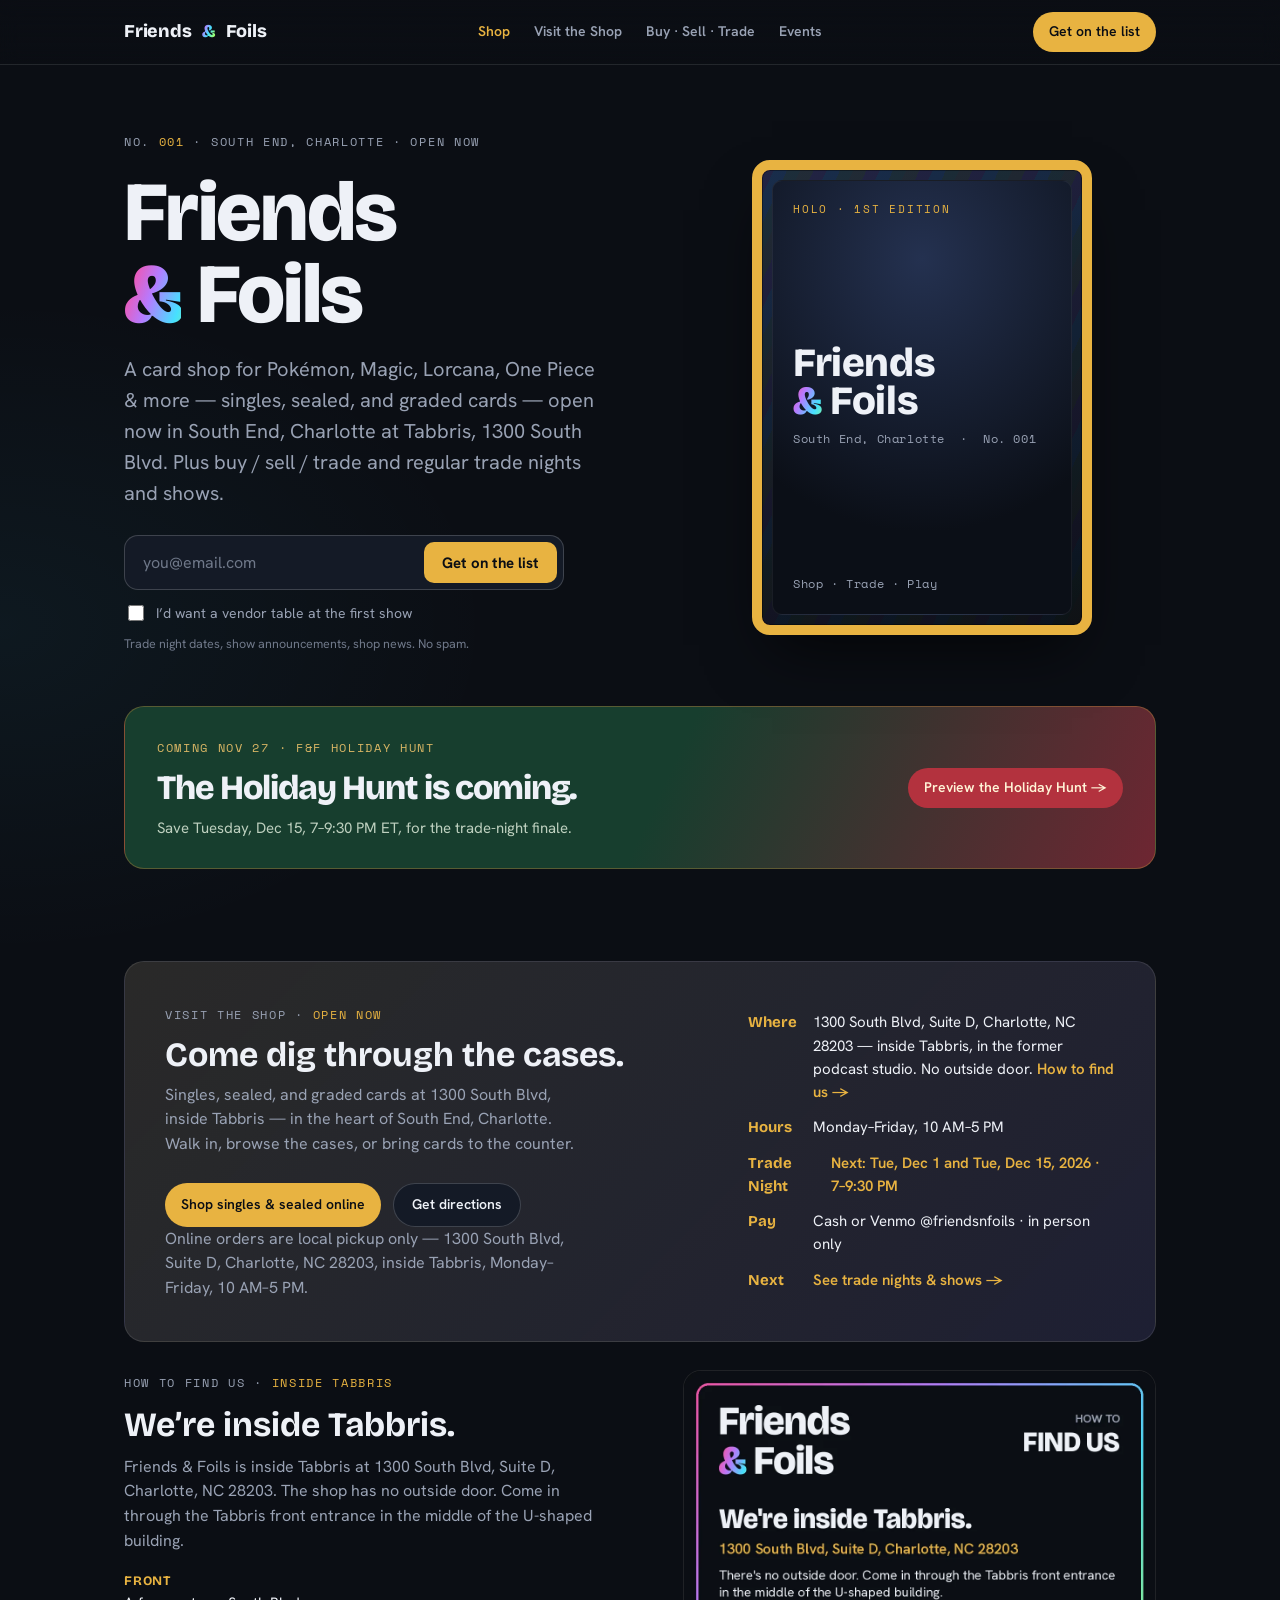
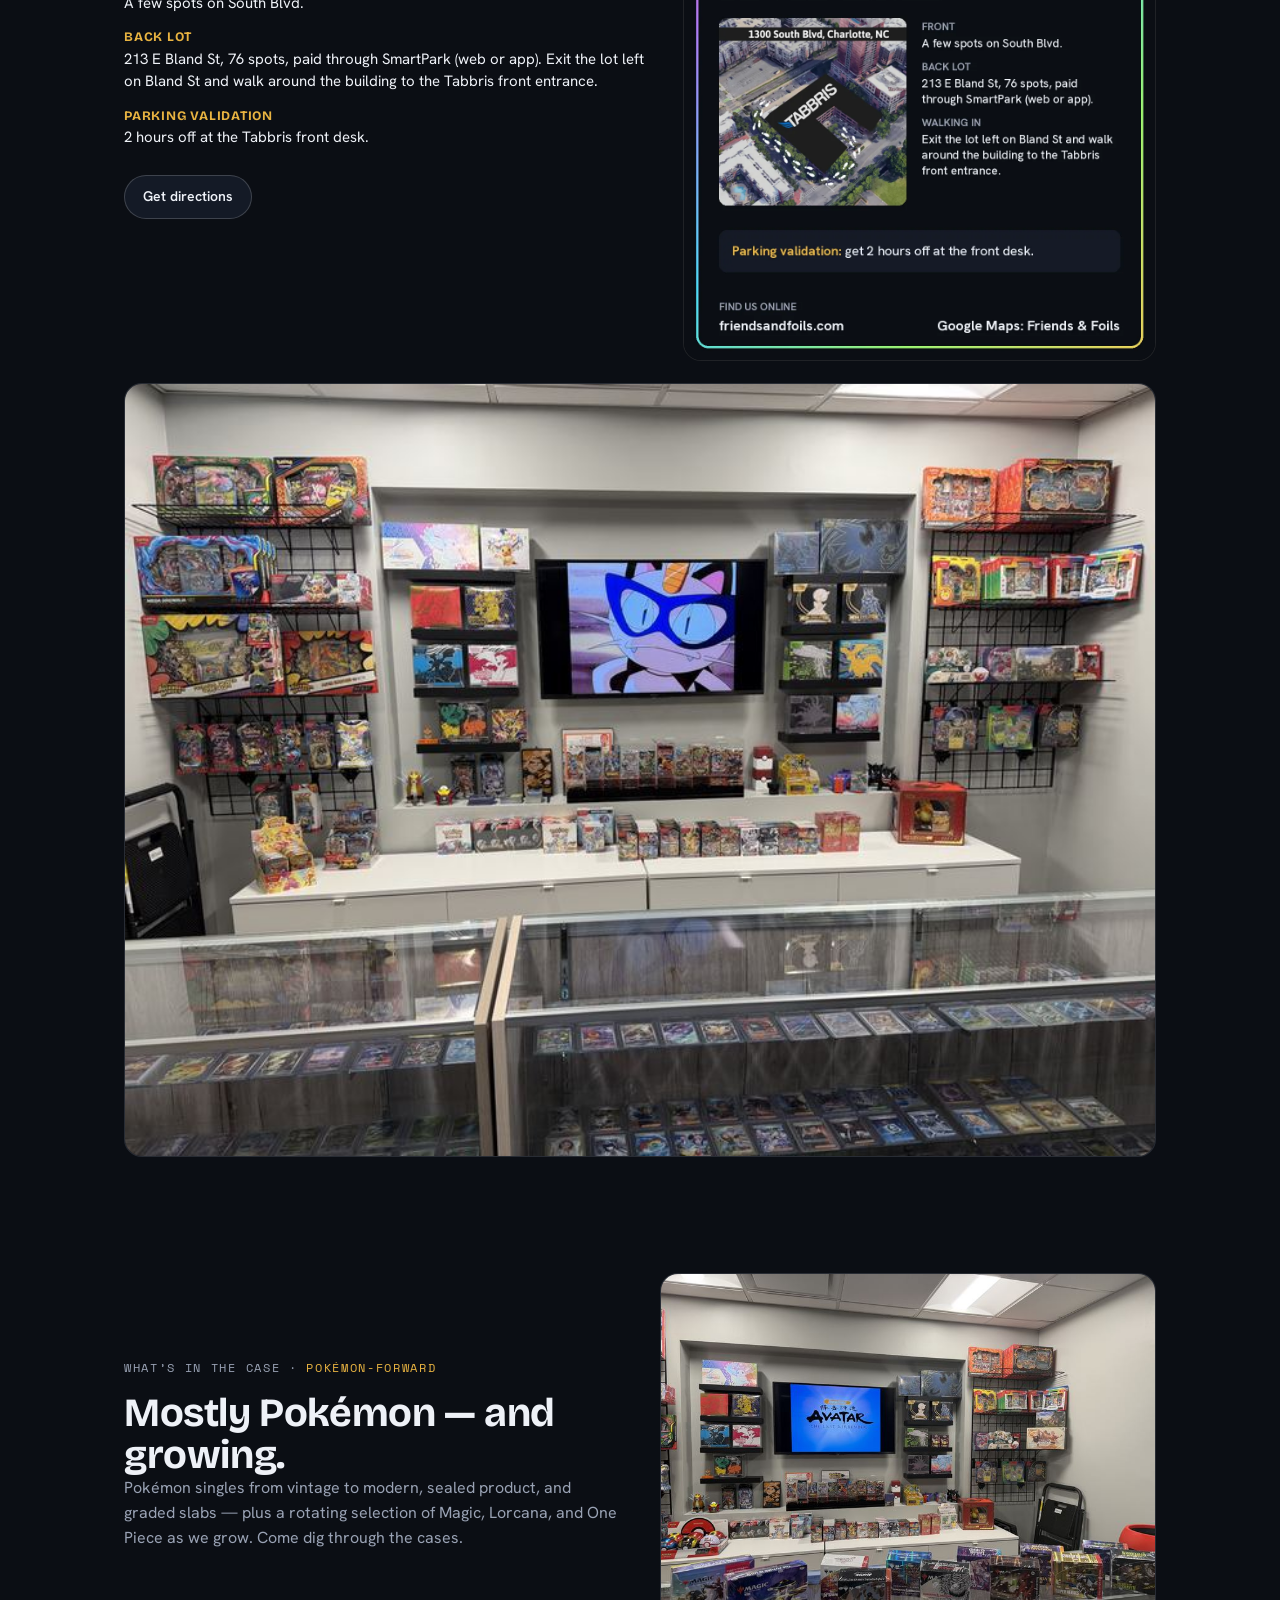
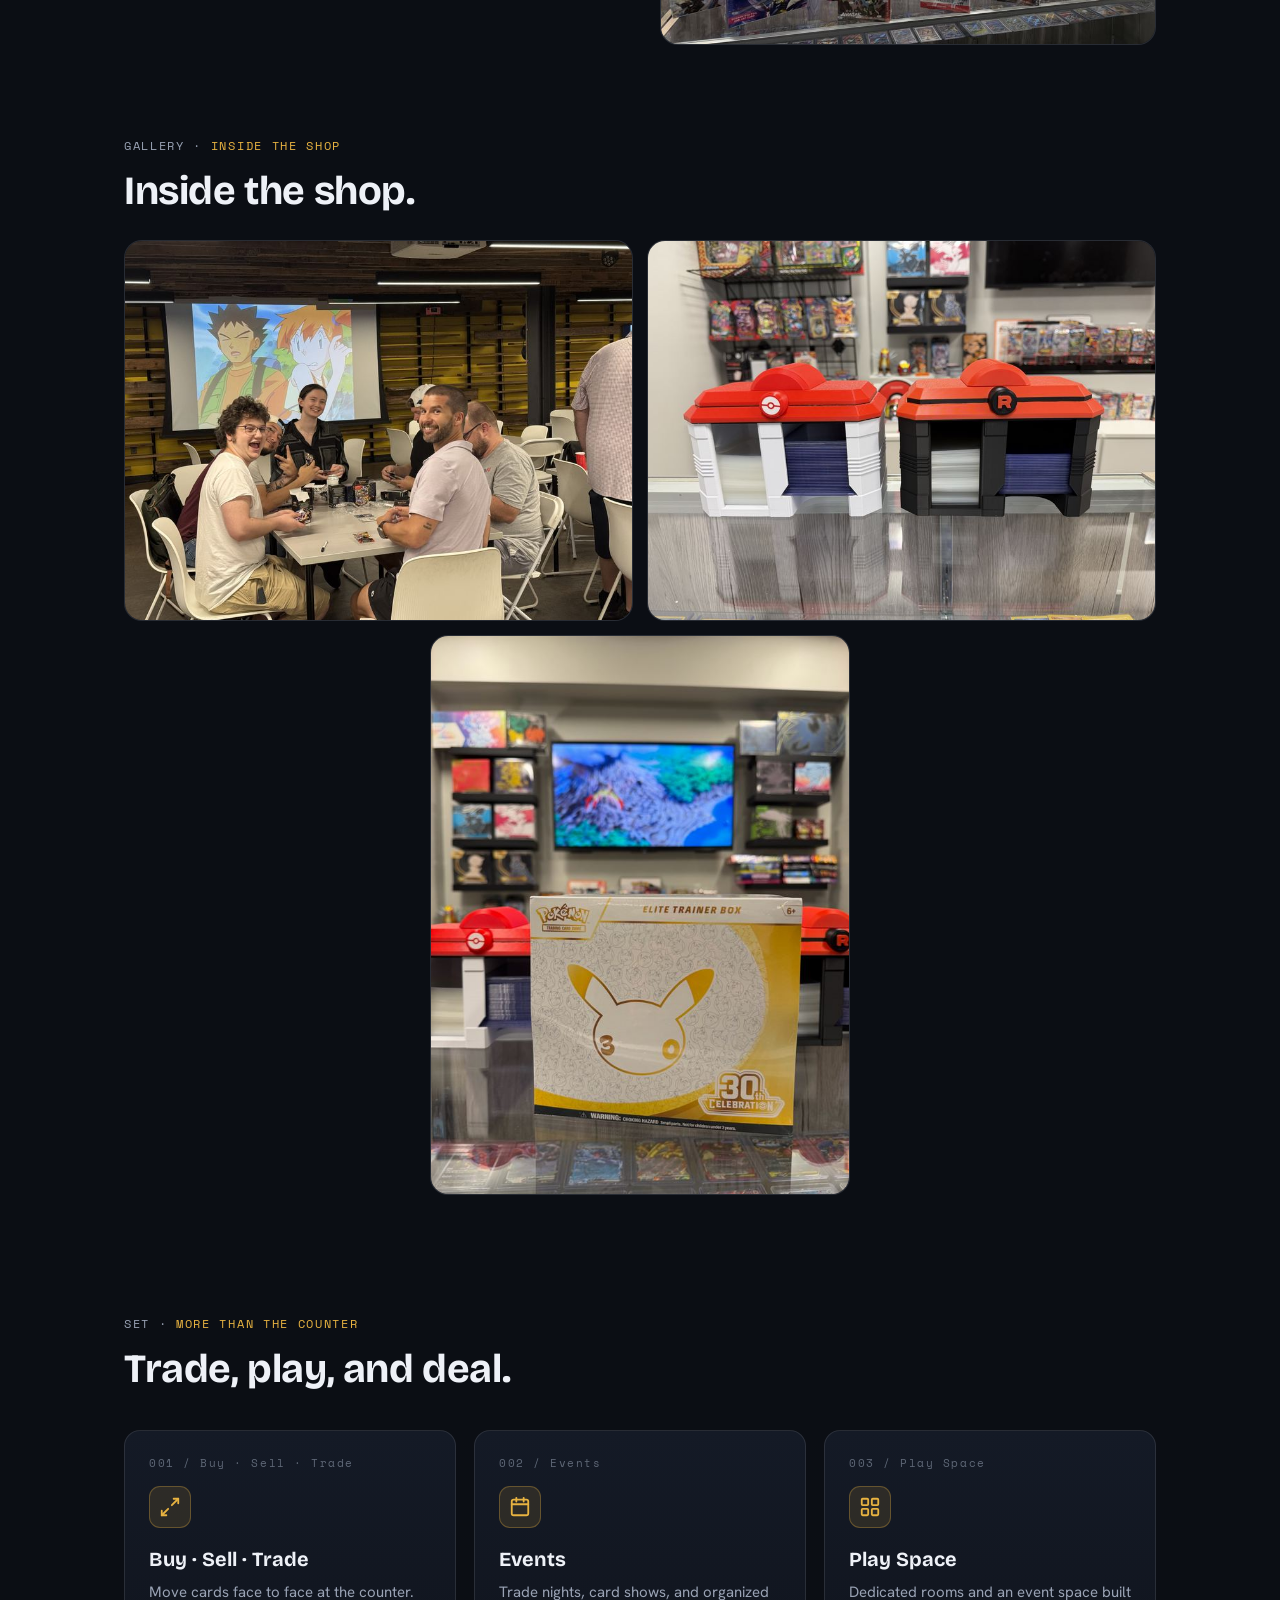
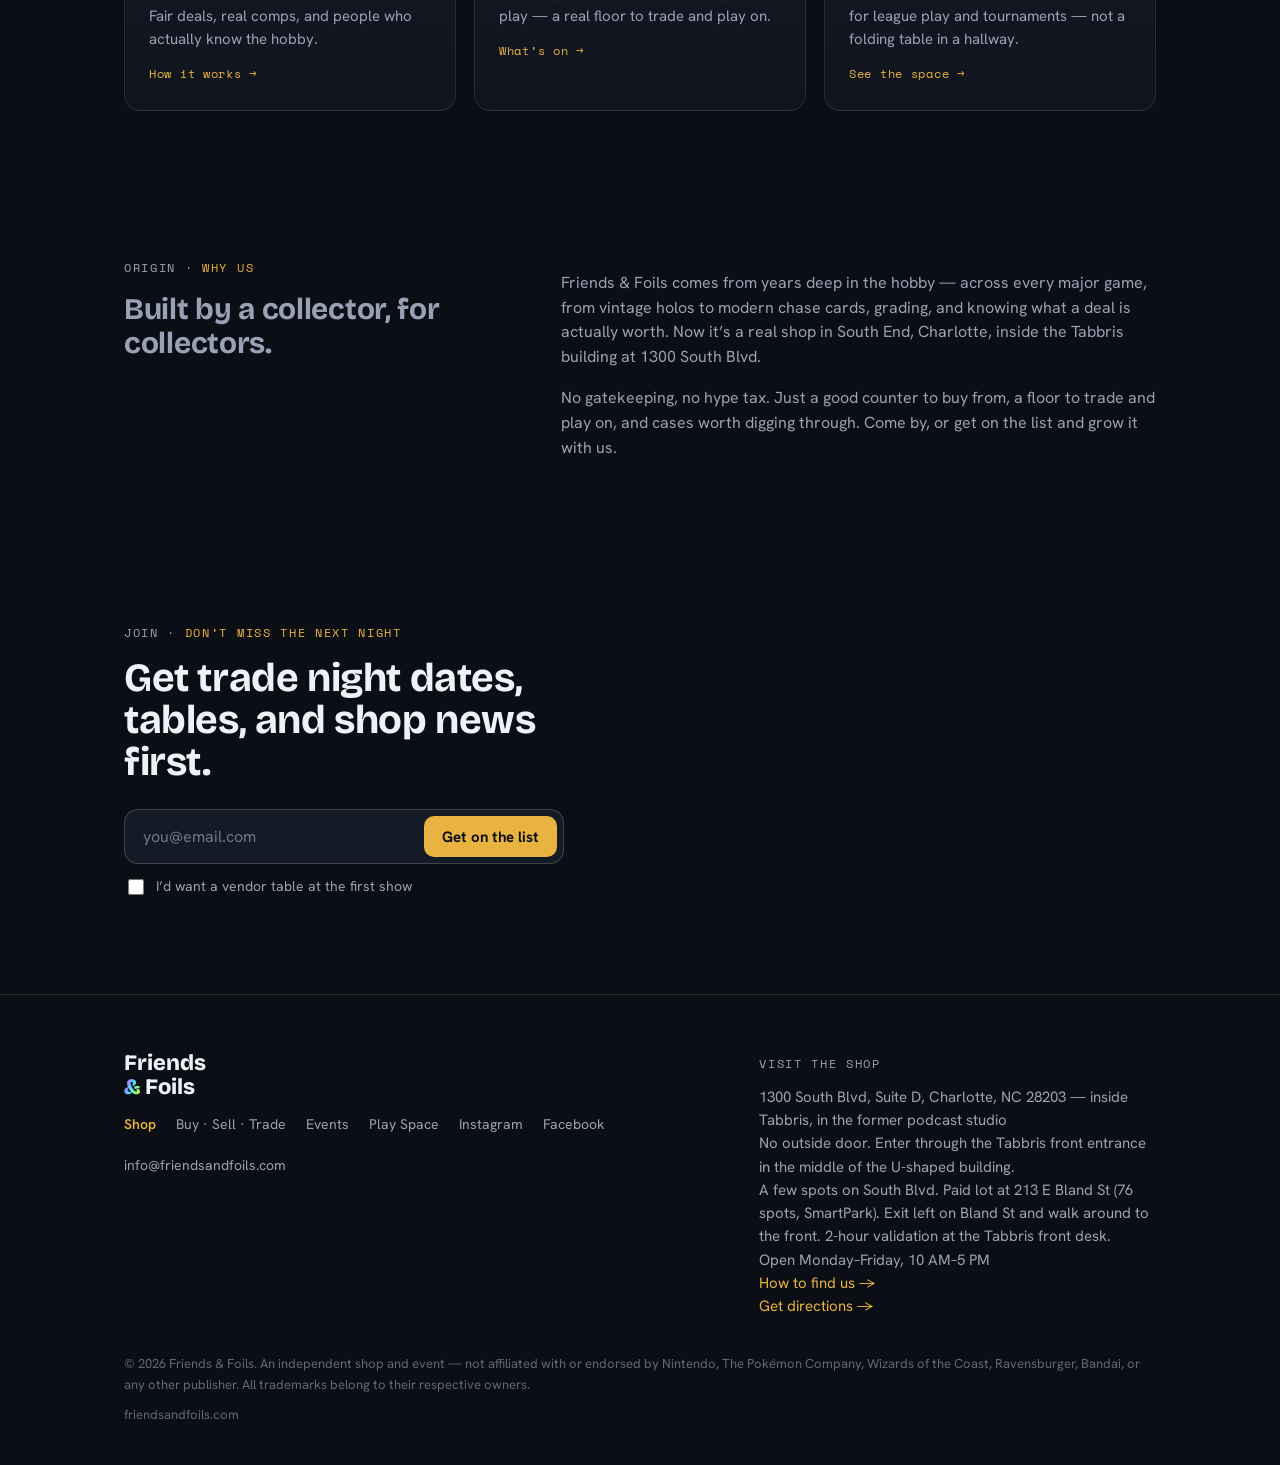
<file: index.html>
<!doctype html>
<html lang="en">
<head>
<meta charset="utf-8" />
<meta name="viewport" content="width=device-width, initial-scale=1" />
<title>Friends &amp; Foils — Card shop in South End, Charlotte</title>
<meta name="description" content="A card shop for Pokémon, Magic, Lorcana, One Piece and more in South End, Charlotte — singles, sealed, and graded cards, open now inside Tabbris at 1300 South Blvd. Plus buy/sell/trade and trade nights and shows." />

<meta property="og:title" content="Friends & Foils — Card shop in South End, Charlotte" />
<meta property="og:description" content="Singles, sealed, and graded cards — open now at 1300 South Blvd, inside Tabbris. Buy/sell/trade, trade nights, and shows." />
<meta property="og:type" content="website" />
<meta property="og:url" content="https://friendsandfoils.com" />

<link rel="preconnect" href="https://fonts.googleapis.com">
<link rel="preconnect" href="https://fonts.gstatic.com" crossorigin>
<link href="https://fonts.googleapis.com/css2?family=Bricolage+Grotesque:opsz,wght@12..96,600;12..96,700;12..96,800&family=Hanken+Grotesk:wght@400;500;600;700&family=Space+Mono:wght@400;700&display=swap" rel="stylesheet">
<link rel="stylesheet" href="/assets/styles.css" />
<link rel="stylesheet" href="/assets/holiday-hunt.css" />
</head>
<body>

<header>
  <div class="wrap nav">
    <a class="brand" href="/">Friends <span class="amp">&amp;</span> Foils</a>
    <nav class="nav-links" id="navlinks" aria-label="Primary">
      <a class="shop" href="https://monverisuite.com/shop.php?page=products&amp;store=sycfubdgfibgfm5c5kfa" target="_blank" rel="noopener">Shop</a>
      <a href="/#visit">Visit the Shop</a>
      <a href="/buy-sell-trade/">Buy · Sell · Trade</a>
      <a href="/events/">Events</a>
      <a class="cta only-mobile" href="/#join">Get on the list</a>
    </nav>
    <div class="nav-right">
      <a class="cta only-desktop" href="/#join">Get on the list</a>
      <button class="menu-btn" id="menuBtn" aria-expanded="false" aria-controls="navlinks" aria-label="Open menu">
        <svg viewBox="0 0 24 24" fill="none" stroke-width="2" stroke-linecap="round"><path d="M3 6h18M3 12h18M3 18h18"/></svg>
      </button>
    </div>
  </div>
</header>

<main id="top">

  <section class="hero">
    <div class="wrap hero-grid">
      <div>
        <span class="tag">No. <span class="num">001</span> · South End, Charlotte · Open now</span>
        <h1>Friends<br><span class="foil">&amp;</span> Foils</h1>
        <p class="lede" style="max-width:44ch">A card shop for Pokémon, Magic, Lorcana, One Piece &amp; more — singles, sealed, and graded cards — open now in South End, Charlotte at Tabbris, 1300 South Blvd. Plus buy / sell / trade and regular trade nights and shows.</p>

        <form class="capture" id="capture-hero" novalidate>
          <div class="field">
            <input type="email" name="email" inputmode="email" autocomplete="email" placeholder="you@email.com" aria-label="Email address" required />
            <button type="submit">Get on the list</button>
          </div>
          <label class="vendor">
            <input type="checkbox" name="vendor" value="yes" />
            I&rsquo;d want a vendor table at the first show
          </label>
          <p class="formnote">Trade night dates, show announcements, shop news. No spam.</p>
          <div class="success" role="status" aria-live="polite">You&rsquo;re on the list. We&rsquo;ll send dates before anyone else.</div>
        </form>
      </div>

      <div class="card-stage">
        <div class="holo" id="holo" aria-hidden="true">
          <div class="foilsheen"></div>
          <div class="inner">
            <div class="ftag">Holo · 1st Edition</div>
            <div>
              <div class="mark">Friends<br><span class="amp2">&amp;</span> Foils</div>
              <div class="sub" style="margin-top:10px">South&nbsp;End, Charlotte &nbsp;·&nbsp; No.&nbsp;001</div>
            </div>
            <div class="sub">Shop · Trade · Play</div>
          </div>
          <div class="shine"></div>
        </div>
      </div>
    </div>
  </section>

  <section class="hunt-promo"><div class="wrap"><div class="hunt-promo-inner"><div><span class="tag">Coming Nov 27 · F&amp;F Holiday Hunt</span><h2>The Holiday Hunt is coming.</h2><p>Save Tuesday, Dec 15, 7–9:30 PM ET, for the trade-night finale.</p></div><a class="cta" href="/holiday-hunt/">Preview the Holiday Hunt →</a></div></div></section>

  <section id="visit">
    <div class="wrap">
      <div class="band">
        <div>
          <span class="tag">Visit the shop · <span class="num">Open now</span></span>
          <h2>Come dig through the cases.</h2>
          <p>Singles, sealed, and graded cards at 1300 South Blvd, inside Tabbris — in the heart of South End, Charlotte. Walk in, browse the cases, or bring cards to the counter.</p>
          <div class="actions">
            <a class="cta" href="https://monverisuite.com/shop.php?page=products&amp;store=sycfubdgfibgfm5c5kfa" target="_blank" rel="noopener">Shop singles &amp; sealed online</a>
            <a class="btn-ghost" href="https://www.google.com/maps/search/?api=1&amp;query=1300+South+Blvd+Suite+D+Charlotte+NC+28203" target="_blank" rel="noopener">Get directions</a>
          </div>
          <p class="pickup">Online orders are local pickup only — 1300 South Blvd, Suite D, Charlotte, NC 28203, inside Tabbris, Monday–Friday, 10 AM–5 PM.</p>
        </div>
        <ul>
          <li><b>Where</b><span>1300 South Blvd, Suite D, Charlotte, NC 28203 — inside Tabbris, in the former podcast studio. No outside door. <a class="link" href="#find-us">How to find us →</a></span></li>
          <li><b>Hours</b> Monday–Friday, 10 AM–5 PM</li>
          <li><b>Trade Night</b> <a class="link" href="/events/#trade-nights">Next: Tue, Dec 1 and Tue, Dec 15, 2026 · 7–9:30 PM</a></li>
          <li><b>Pay</b> Cash or Venmo @friendsnfoils · in person only</li>
          <li><b>Next</b> <a class="link" href="/events/#trade-nights">See trade nights &amp; shows →</a></li>
        </ul>
      </div>
      <div id="find-us" class="find-us">
        <div>
          <span class="tag">How to find us · <span class="num">Inside Tabbris</span></span>
          <h2>We&rsquo;re inside Tabbris.</h2>
          <p>Friends &amp; Foils is inside Tabbris at 1300 South Blvd, Suite D, Charlotte, NC 28203. The shop has no outside door. Come in through the Tabbris front entrance in the middle of the U-shaped building.</p>
          <ul class="find-list">
            <li><b>Front</b> A few spots on South Blvd.</li>
            <li><b>Back lot</b> 213 E Bland St, 76 spots, paid through SmartPark (web or app). Exit the lot left on Bland St and walk around the building to the Tabbris front entrance.</li>
            <li><b>Parking validation</b> 2 hours off at the Tabbris front desk.</li>
          </ul>
          <div class="actions">
            <a class="btn-ghost" href="https://www.google.com/maps/search/?api=1&amp;query=1300+South+Blvd+Suite+D+Charlotte+NC+28203" target="_blank" rel="noopener">Get directions</a>
          </div>
        </div>
        <div class="find-card">
          <img src="/assets/img/how-to-find-us.png" width="1080" height="1350" alt="How to find Friends and Foils inside Tabbris at 1300 South Blvd, Suite D, Charlotte. There is no outside door: enter through the Tabbris front entrance in the middle of the U-shaped building. A few spots are on South Blvd. The back lot at 213 E Bland St has 76 paid SmartPark spots; exit left on Bland St and walk around to the front entrance. Parking validation is 2 hours off at the front desk." loading="lazy" />
        </div>
      </div>
      <div class="media ratio-4-3 visit-photo">
        <img src="/assets/img/shop/shop-wall-pokemon.jpg" srcset="/assets/img/shop/shop-wall-pokemon-800.jpg 800w, /assets/img/shop/shop-wall-pokemon.jpg 1600w" sizes="(max-width: 1080px) calc(100vw - 48px), 1032px" width="1600" height="1200" alt="The shop’s main wall of sealed Pokémon tins, Elite Trainer Boxes, and booster bundles, with a TV and a glass case of singles in front" loading="lazy" />
      </div>
    </div>
  </section>

  <section class="tight">
    <div class="wrap">
      <div class="split flush">
        <div class="sec-head">
          <span class="tag">What&rsquo;s in the case · <span class="num">Pokémon-forward</span></span>
          <h2>Mostly Pokémon — and growing.</h2>
          <p>Pokémon singles from vintage to modern, sealed product, and graded slabs — plus a rotating selection of Magic, Lorcana, and One Piece as we grow. Come dig through the cases.</p>
        </div>
        <div class="media ratio-4-3">
          <img src="/assets/img/shop/shop-wall-multi-tcg.jpg" srcset="/assets/img/shop/shop-wall-multi-tcg-800.jpg 800w, /assets/img/shop/shop-wall-multi-tcg.jpg 1600w" sizes="(max-width: 860px) calc(100vw - 48px), 500px" width="1600" height="1200" alt="Sealed Magic: The Gathering, Disney Lorcana, One Piece, and other card games lined up on the shop counter beside a glass case of singles" loading="lazy" />
        </div>
      </div>
    </div>
  </section>

  <section class="tight" id="inside">
    <div class="wrap">
      <div class="sec-head">
        <span class="tag">Gallery · <span class="num">Inside the shop</span></span>
        <h2>Inside the shop.</h2>
      </div>
      <div class="inside">
        <div class="media ratio-4-3">
          <img src="/assets/img/shop/game-night-packs.jpg" srcset="/assets/img/shop/game-night-packs-800.jpg 800w, /assets/img/shop/game-night-packs.jpg 1600w" sizes="(max-width: 860px) calc(100vw - 48px), 500px" width="1600" height="1200" alt="People smiling and opening packs at a community game night table at Tabbris, with Ash and Misty on the projector" loading="lazy" />
        </div>
        <div class="media ratio-4-3">
          <img src="/assets/img/shop/sleeve-holders.jpg" srcset="/assets/img/shop/sleeve-holders-800.jpg 800w, /assets/img/shop/sleeve-holders.jpg 1600w" sizes="(max-width: 860px) calc(100vw - 48px), 500px" width="1600" height="1200" alt="Two 3D-printed card-sleeve holders on the shop counter: a Poké Ball and a red-and-white Team Rocket design" loading="lazy" />
        </div>
        <div class="media ratio-3-4 portrait">
          <img src="/assets/img/shop/30th-celebration-etb.jpg" srcset="/assets/img/shop/30th-celebration-etb-800.jpg 600w, /assets/img/shop/30th-celebration-etb.jpg 1200w" sizes="(max-width: 860px) calc(100vw - 48px), 420px" width="1200" height="1600" alt="A Pokémon 30th Celebration Elite Trainer Box standing on the shop counter" loading="lazy" />
        </div>
      </div>
    </div>
  </section>

  <section id="what">
    <div class="wrap">
      <div class="sec-head">
        <span class="tag">Set · <span class="num">More than the counter</span></span>
        <h2>Trade, play, and deal.</h2>
      </div>
      <div class="cards">
        <a class="feature" href="/buy-sell-trade/">
          <span class="num">001 / Buy · Sell · Trade</span>
          <div class="ico"><svg viewBox="0 0 24 24" fill="none" stroke-width="2" stroke-linecap="round" stroke-linejoin="round"><path d="M16 3h5v5"/><path d="M21 3l-7 7"/><path d="M8 21H3v-5"/><path d="M3 21l7-7"/></svg></div>
          <h3>Buy · Sell · Trade</h3>
          <p>Move cards face to face at the counter. Fair deals, real comps, and people who actually know the hobby.</p>
          <span class="go">How it works →</span>
        </a>
        <a class="feature" href="/events/">
          <span class="num">002 / Events</span>
          <div class="ico"><svg viewBox="0 0 24 24" fill="none" stroke-width="2" stroke-linecap="round" stroke-linejoin="round"><rect x="3" y="4" width="18" height="17" rx="2"/><path d="M3 9h18M8 2v4M16 2v4"/></svg></div>
          <h3>Events</h3>
          <p>Trade nights, card shows, and organized play — a real floor to trade and play on.</p>
          <span class="go">What&rsquo;s on →</span>
        </a>
        <a class="feature" href="/play-space/">
          <span class="num">003 / Play Space</span>
          <div class="ico"><svg viewBox="0 0 24 24" fill="none" stroke-width="2" stroke-linecap="round" stroke-linejoin="round"><rect x="3" y="3" width="7" height="7" rx="1"/><rect x="14" y="3" width="7" height="7" rx="1"/><rect x="3" y="14" width="7" height="7" rx="1"/><rect x="14" y="14" width="7" height="7" rx="1"/></svg></div>
          <h3>Play Space</h3>
          <p>Dedicated rooms and an event space built for league play and tournaments — not a folding table in a hallway.</p>
          <span class="go">See the space →</span>
        </a>
      </div>
    </div>
  </section>

  <section id="about">
    <div class="wrap about">
      <div>
        <span class="tag">Origin · <span class="num">Why us</span></span>
        <p class="big">Built by a collector, for collectors.</p>
      </div>
      <div>
        <p>Friends &amp; Foils comes from years deep in the hobby — across every major game, from vintage holos to modern chase cards, grading, and knowing what a deal is actually worth. Now it&rsquo;s a real shop in South End, Charlotte, inside the Tabbris building at 1300 South Blvd.</p>
        <p>No gatekeeping, no hype tax. Just a good counter to buy from, a floor to trade and play on, and cases worth digging through. Come by, or get on the list and grow it with us.</p>
      </div>
    </div>
  </section>

  <section id="join">
    <div class="wrap">
      <div class="sec-head" style="max-width:46ch">
        <span class="tag">Join · <span class="num">Don&rsquo;t miss the next night</span></span>
        <h2>Get trade night dates, tables, and shop news first.</h2>
      </div>
      <form class="capture" id="capture-foot" novalidate style="margin-top:26px">
        <div class="field">
          <input type="email" name="email" inputmode="email" autocomplete="email" placeholder="you@email.com" aria-label="Email address" required />
          <button type="submit">Get on the list</button>
        </div>
        <label class="vendor">
          <input type="checkbox" name="vendor" value="yes" />
          I&rsquo;d want a vendor table at the first show
        </label>
        <div class="success" role="status" aria-live="polite">You&rsquo;re on the list. We&rsquo;ll send dates before anyone else.</div>
      </form>
    </div>
  </section>

</main>

<footer>
  <div class="wrap foot-grid">
    <div class="foot-cap">
      <div class="foot-brand">Friends<br><span class="amp">&amp;</span> Foils</div>
      <div class="foot-links">
        <a class="shop" href="https://monverisuite.com/shop.php?page=products&amp;store=sycfubdgfibgfm5c5kfa" target="_blank" rel="noopener">Shop</a>
        <a href="/buy-sell-trade/">Buy · Sell · Trade</a>
        <a href="/events/">Events</a>
        <a href="/play-space/">Play Space</a>
        <a href="https://www.instagram.com/friendsnfoils/" aria-label="Instagram" target="_blank" rel="noopener">Instagram</a>
        <a href="https://www.facebook.com/profile.php?id=61592183602542" aria-label="Facebook" target="_blank" rel="noopener">Facebook</a>
        <a href="mailto:info@friendsandfoils.com">info@friendsandfoils.com</a>
      </div>
    </div>
    <div>
      <span class="tag">Visit the shop</span>
      <p style="color:var(--muted);font-size:15px;margin:10px 0 0">1300 South Blvd, Suite D, Charlotte, NC 28203 — inside Tabbris, in the former podcast studio<br>No outside door. Enter through the Tabbris front entrance in the middle of the U-shaped building.<br>A few spots on South Blvd. Paid lot at 213 E Bland St (76 spots, SmartPark). Exit left on Bland St and walk around to the front. 2-hour validation at the Tabbris front desk.<br>Open Monday–Friday, 10 AM–5 PM<br><a href="/#find-us" style="color:var(--gold);text-decoration:none">How to find us →</a><br><a href="https://www.google.com/maps/search/?api=1&amp;query=1300+South+Blvd+Suite+D+Charlotte+NC+28203" target="_blank" rel="noopener" style="color:var(--gold);text-decoration:none">Get directions →</a></p>
    </div>
  </div>
  <div class="wrap legal">
    <span>© 2026 Friends &amp; Foils. An independent shop and event — not affiliated with or endorsed by Nintendo, The Pokémon Company, Wizards of the Coast, Ravensburger, Bandai, or any other publisher. All trademarks belong to their respective owners.</span>
    <span>friendsandfoils.com</span>
  </div>
</footer>

<script src="/assets/app.js" defer></script>
</body>
</html>
</file>
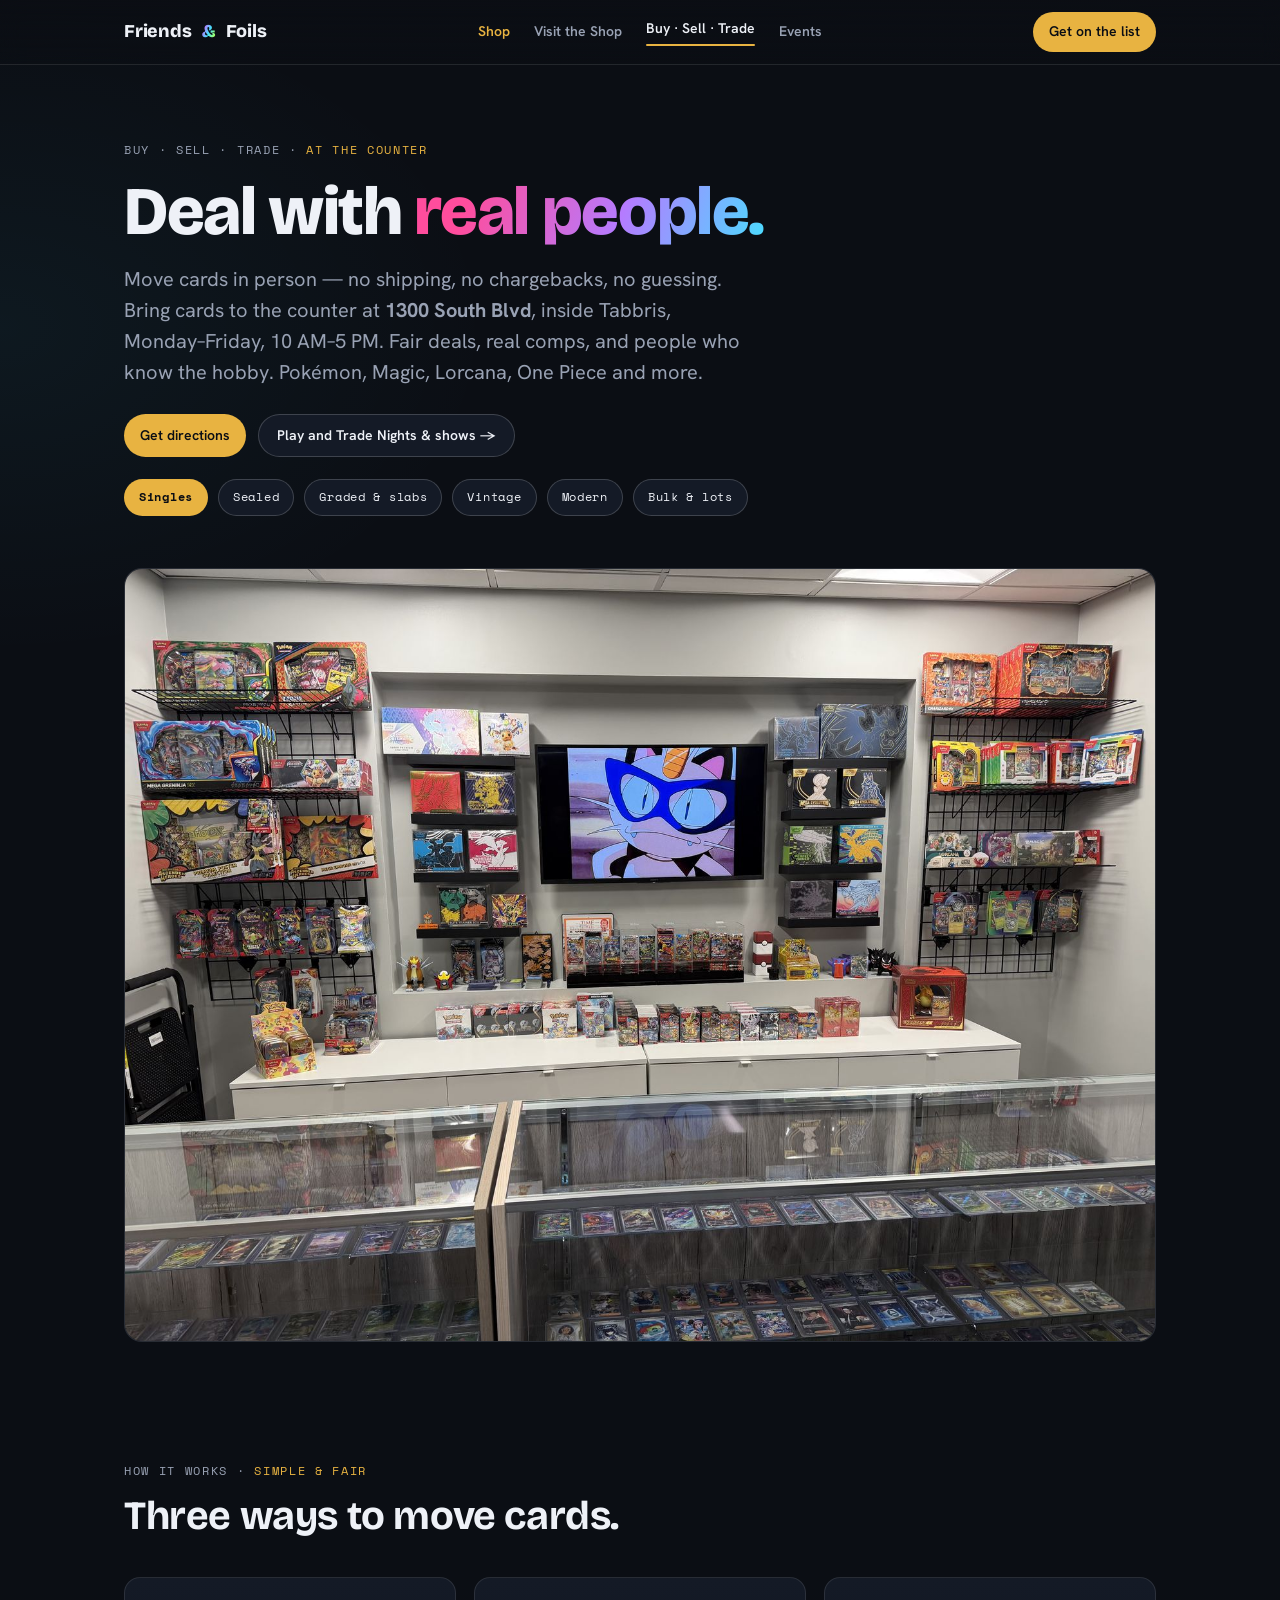
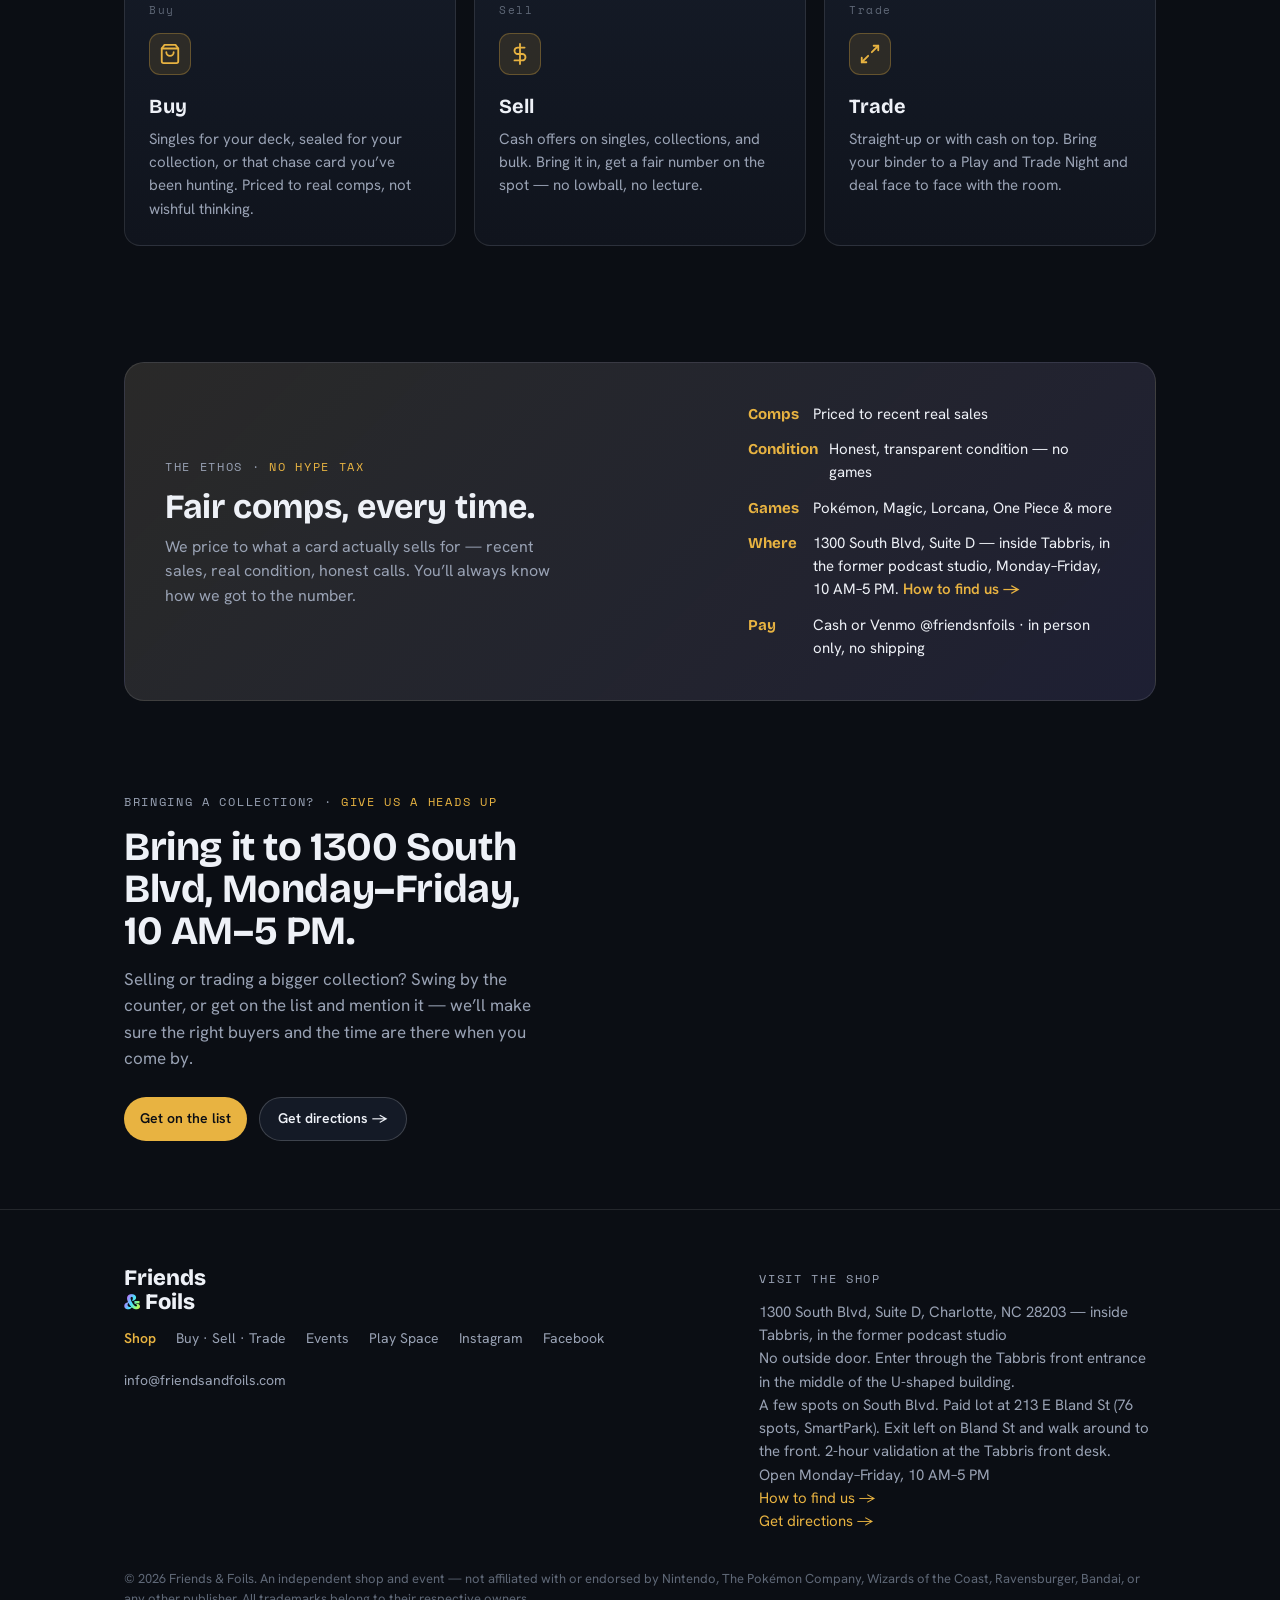
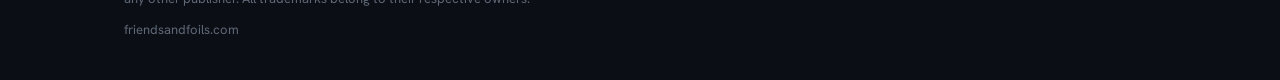
<file: buy-sell-trade/index.html>
<!doctype html>
<html lang="en">
<head>
<meta charset="utf-8" />
<meta name="viewport" content="width=device-width, initial-scale=1" />
<title>Buy · Sell · Trade — Friends &amp; Foils | Card deals at 1300 South Blvd, Charlotte</title>
<meta name="description" content="Buy, sell, and trade trading cards face to face at Friends & Foils — Pokémon, Magic, Lorcana, One Piece and more. Bring cards to the counter at 1300 South Blvd, inside Tabbris, Monday–Friday, 10 AM–5 PM. Fair comps, singles, sealed, and slabs." />

<meta property="og:title" content="Buy · Sell · Trade — Friends & Foils" />
<meta property="og:description" content="Move cards face to face at the counter — fair deals, real comps. 1300 South Blvd, inside Tabbris, Monday–Friday, 10 AM–5 PM." />
<meta property="og:type" content="website" />
<meta property="og:url" content="https://friendsandfoils.com/buy-sell-trade/" />

<link rel="preconnect" href="https://fonts.googleapis.com">
<link rel="preconnect" href="https://fonts.gstatic.com" crossorigin>
<link href="https://fonts.googleapis.com/css2?family=Bricolage+Grotesque:opsz,wght@12..96,600;12..96,700;12..96,800&family=Hanken+Grotesk:wght@400;500;600;700&family=Space+Mono:wght@400;700&display=swap" rel="stylesheet">
<link rel="stylesheet" href="/assets/styles.css" />
</head>
<body>

<header>
  <div class="wrap nav">
    <a class="brand" href="/">Friends <span class="amp">&amp;</span> Foils</a>
    <nav class="nav-links" id="navlinks" aria-label="Primary">
      <a class="shop" href="https://monverisuite.com/shop.php?page=products&amp;store=sycfubdgfibgfm5c5kfa" target="_blank" rel="noopener">Shop</a>
      <a href="/#visit">Visit the Shop</a>
      <a href="/buy-sell-trade/" class="here">Buy · Sell · Trade</a>
      <a href="/events/">Events</a>
      <a class="cta only-mobile" href="/#join">Get on the list</a>
    </nav>
    <div class="nav-right">
      <a class="cta only-desktop" href="/#join">Get on the list</a>
      <button class="menu-btn" id="menuBtn" aria-expanded="false" aria-controls="navlinks" aria-label="Open menu">
        <svg viewBox="0 0 24 24" fill="none" stroke-width="2" stroke-linecap="round"><path d="M3 6h18M3 12h18M3 18h18"/></svg>
      </button>
    </div>
  </div>
</header>

<main>

  <section class="page-hero">
    <div class="wrap">
      <span class="tag">Buy · Sell · Trade · <span class="num">At the counter</span></span>
      <h1>Deal with <span class="foil">real people.</span></h1>
      <p class="lede">Move cards in person — no shipping, no chargebacks, no guessing. Bring cards to the counter at <strong>1300 South Blvd</strong>, inside Tabbris, Monday–Friday, 10 AM–5 PM. Fair deals, real comps, and people who know the hobby. Pokémon, Magic, Lorcana, One Piece and more.</p>
      <div class="actions">
        <a class="cta" href="https://www.google.com/maps/search/?api=1&amp;query=1300+South+Blvd+Suite+D+Charlotte+NC+28203" target="_blank" rel="noopener">Get directions</a>
        <a class="btn-ghost" href="/events/">Play and Trade Nights &amp; shows →</a>
      </div>
      <div class="chips">
        <span class="chip gold">Singles</span>
        <span class="chip">Sealed</span>
        <span class="chip">Graded &amp; slabs</span>
        <span class="chip">Vintage</span>
        <span class="chip">Modern</span>
        <span class="chip">Bulk &amp; lots</span>
      </div>
    </div>
  </section>

  <section class="tight">
    <div class="wrap">
      <div class="media ratio-4-3"><img src="/assets/img/shop/shop-wall-pokemon.jpg" srcset="/assets/img/shop/shop-wall-pokemon-800.jpg 800w, /assets/img/shop/shop-wall-pokemon.jpg 1600w" sizes="(max-width: 1080px) calc(100vw - 48px), 1032px" width="1600" height="1200" alt="The shop’s main wall of sealed Pokémon product, with a TV and a glass case of singles in front" loading="lazy" /></div>
    </div>
  </section>

  <section>
    <div class="wrap">
      <div class="sec-head">
        <span class="tag">How it works · <span class="num">Simple &amp; fair</span></span>
        <h2>Three ways to move cards.</h2>
      </div>
      <div class="cards">
        <div class="feature">
          <span class="num">Buy</span>
          <div class="ico"><svg viewBox="0 0 24 24" fill="none" stroke-width="2" stroke-linecap="round" stroke-linejoin="round"><path d="M6 2 3 6v14a2 2 0 0 0 2 2h14a2 2 0 0 0 2-2V6l-3-4z"/><path d="M3 6h18M16 10a4 4 0 0 1-8 0"/></svg></div>
          <h3>Buy</h3>
          <p>Singles for your deck, sealed for your collection, or that chase card you&rsquo;ve been hunting. Priced to real comps, not wishful thinking.</p>
        </div>
        <div class="feature">
          <span class="num">Sell</span>
          <div class="ico"><svg viewBox="0 0 24 24" fill="none" stroke-width="2" stroke-linecap="round" stroke-linejoin="round"><path d="M12 1v22M17 5H9.5a3.5 3.5 0 0 0 0 7h5a3.5 3.5 0 0 1 0 7H6"/></svg></div>
          <h3>Sell</h3>
          <p>Cash offers on singles, collections, and bulk. Bring it in, get a fair number on the spot — no lowball, no lecture.</p>
        </div>
        <div class="feature">
          <span class="num">Trade</span>
          <div class="ico"><svg viewBox="0 0 24 24" fill="none" stroke-width="2" stroke-linecap="round" stroke-linejoin="round"><path d="M16 3h5v5"/><path d="M21 3l-7 7"/><path d="M8 21H3v-5"/><path d="M3 21l7-7"/></svg></div>
          <h3>Trade</h3>
          <p>Straight-up or with cash on top. Bring your binder to a Play and Trade Night and deal face to face with the room.</p>
        </div>
      </div>
    </div>
  </section>

  <section class="tight">
    <div class="wrap">
      <div class="band">
        <div>
          <span class="tag">The ethos · <span class="num">No hype tax</span></span>
          <h2>Fair comps, every time.</h2>
          <p>We price to what a card actually sells for — recent sales, real condition, honest calls. You&rsquo;ll always know how we got to the number.</p>
        </div>
        <ul>
          <li><b>Comps</b> Priced to recent real sales</li>
          <li><b>Condition</b> Honest, transparent condition — no games</li>
          <li><b>Games</b> Pokémon, Magic, Lorcana, One Piece &amp; more</li>
          <li><b>Where</b><span>1300 South Blvd, Suite D — inside Tabbris, in the former podcast studio, Monday–Friday, 10 AM–5 PM. <a class="link" href="/#find-us">How to find us →</a></span></li>
          <li><b>Pay</b> Cash or Venmo @friendsnfoils · in person only, no shipping</li>
        </ul>
      </div>
    </div>
  </section>

  <section class="tight">
    <div class="wrap">
      <div class="sec-head" style="max-width:48ch">
        <span class="tag">Bringing a collection? · <span class="num">Give us a heads up</span></span>
        <h2>Bring it to 1300 South Blvd, Monday&#8288;–&#8288;Friday, 10&nbsp;AM–5&nbsp;PM.</h2>
        <p>Selling or trading a bigger collection? Swing by the counter, or get on the list and mention it — we&rsquo;ll make sure the right buyers and the time are there when you come by.</p>
      </div>
      <div class="actions">
        <a class="cta" href="/#join">Get on the list</a>
        <a class="btn-ghost" href="https://www.google.com/maps/search/?api=1&amp;query=1300+South+Blvd+Suite+D+Charlotte+NC+28203" target="_blank" rel="noopener">Get directions →</a>
      </div>
    </div>
  </section>

</main>

<footer>
  <div class="wrap foot-grid">
    <div class="foot-cap">
      <div class="foot-brand">Friends<br><span class="amp">&amp;</span> Foils</div>
      <div class="foot-links">
        <a class="shop" href="https://monverisuite.com/shop.php?page=products&amp;store=sycfubdgfibgfm5c5kfa" target="_blank" rel="noopener">Shop</a>
        <a href="/buy-sell-trade/">Buy · Sell · Trade</a>
        <a href="/events/">Events</a>
        <a href="/play-space/">Play Space</a>
        <a href="https://www.instagram.com/friendsnfoils/" aria-label="Instagram" target="_blank" rel="noopener">Instagram</a>
        <a href="https://www.facebook.com/profile.php?id=61592183602542" aria-label="Facebook" target="_blank" rel="noopener">Facebook</a>
        <a href="mailto:info@friendsandfoils.com">info@friendsandfoils.com</a>
      </div>
    </div>
    <div>
      <span class="tag">Visit the shop</span>
      <p style="color:var(--muted);font-size:15px;margin:10px 0 0">1300 South Blvd, Suite D, Charlotte, NC 28203 — inside Tabbris, in the former podcast studio<br>No outside door. Enter through the Tabbris front entrance in the middle of the U-shaped building.<br>A few spots on South Blvd. Paid lot at 213 E Bland St (76 spots, SmartPark). Exit left on Bland St and walk around to the front. 2-hour validation at the Tabbris front desk.<br>Open Monday–Friday, 10 AM–5 PM<br><a href="/#find-us" style="color:var(--gold);text-decoration:none">How to find us →</a><br><a href="https://www.google.com/maps/search/?api=1&amp;query=1300+South+Blvd+Suite+D+Charlotte+NC+28203" target="_blank" rel="noopener" style="color:var(--gold);text-decoration:none">Get directions →</a></p>
    </div>
  </div>
  <div class="wrap legal">
    <span>© 2026 Friends &amp; Foils. An independent shop and event — not affiliated with or endorsed by Nintendo, The Pokémon Company, Wizards of the Coast, Ravensburger, Bandai, or any other publisher. All trademarks belong to their respective owners.</span>
    <span>friendsandfoils.com</span>
  </div>
</footer>

<script src="/assets/app.js" defer></script>
</body>
</html>
</file>
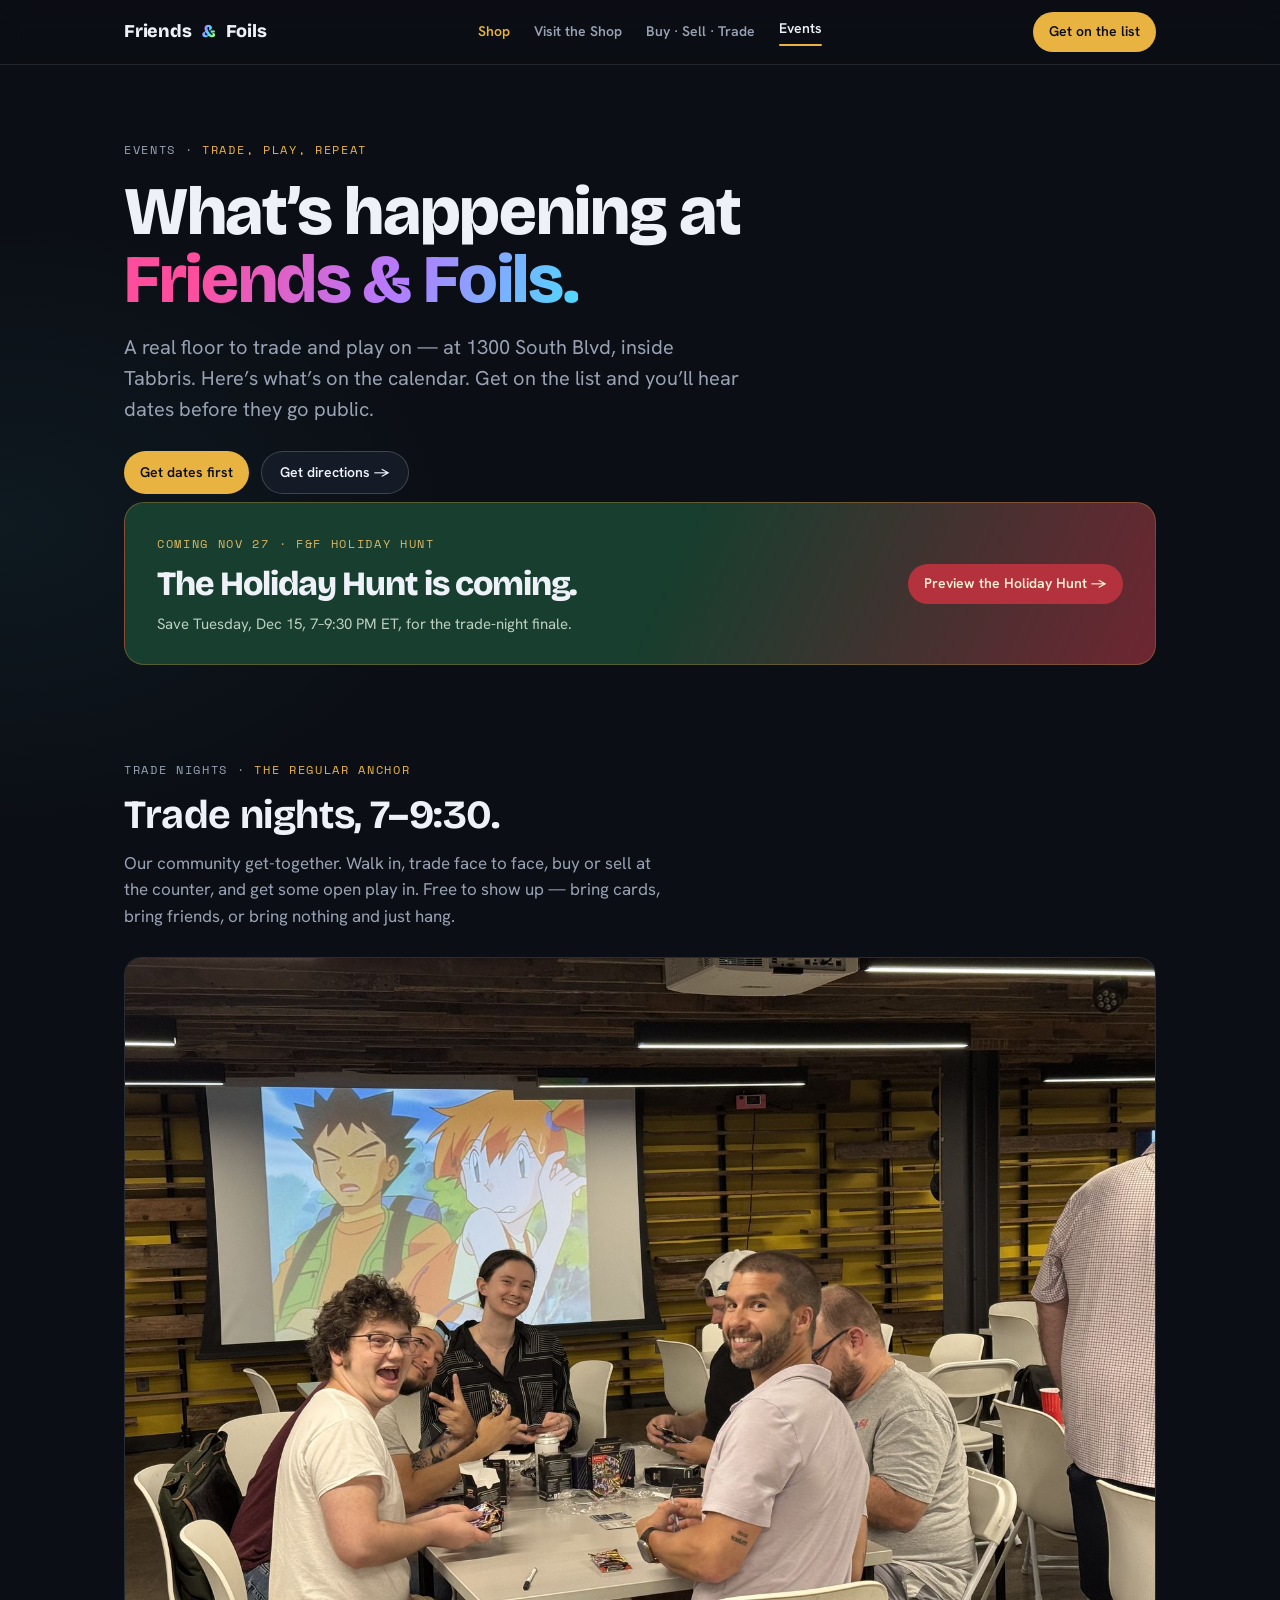
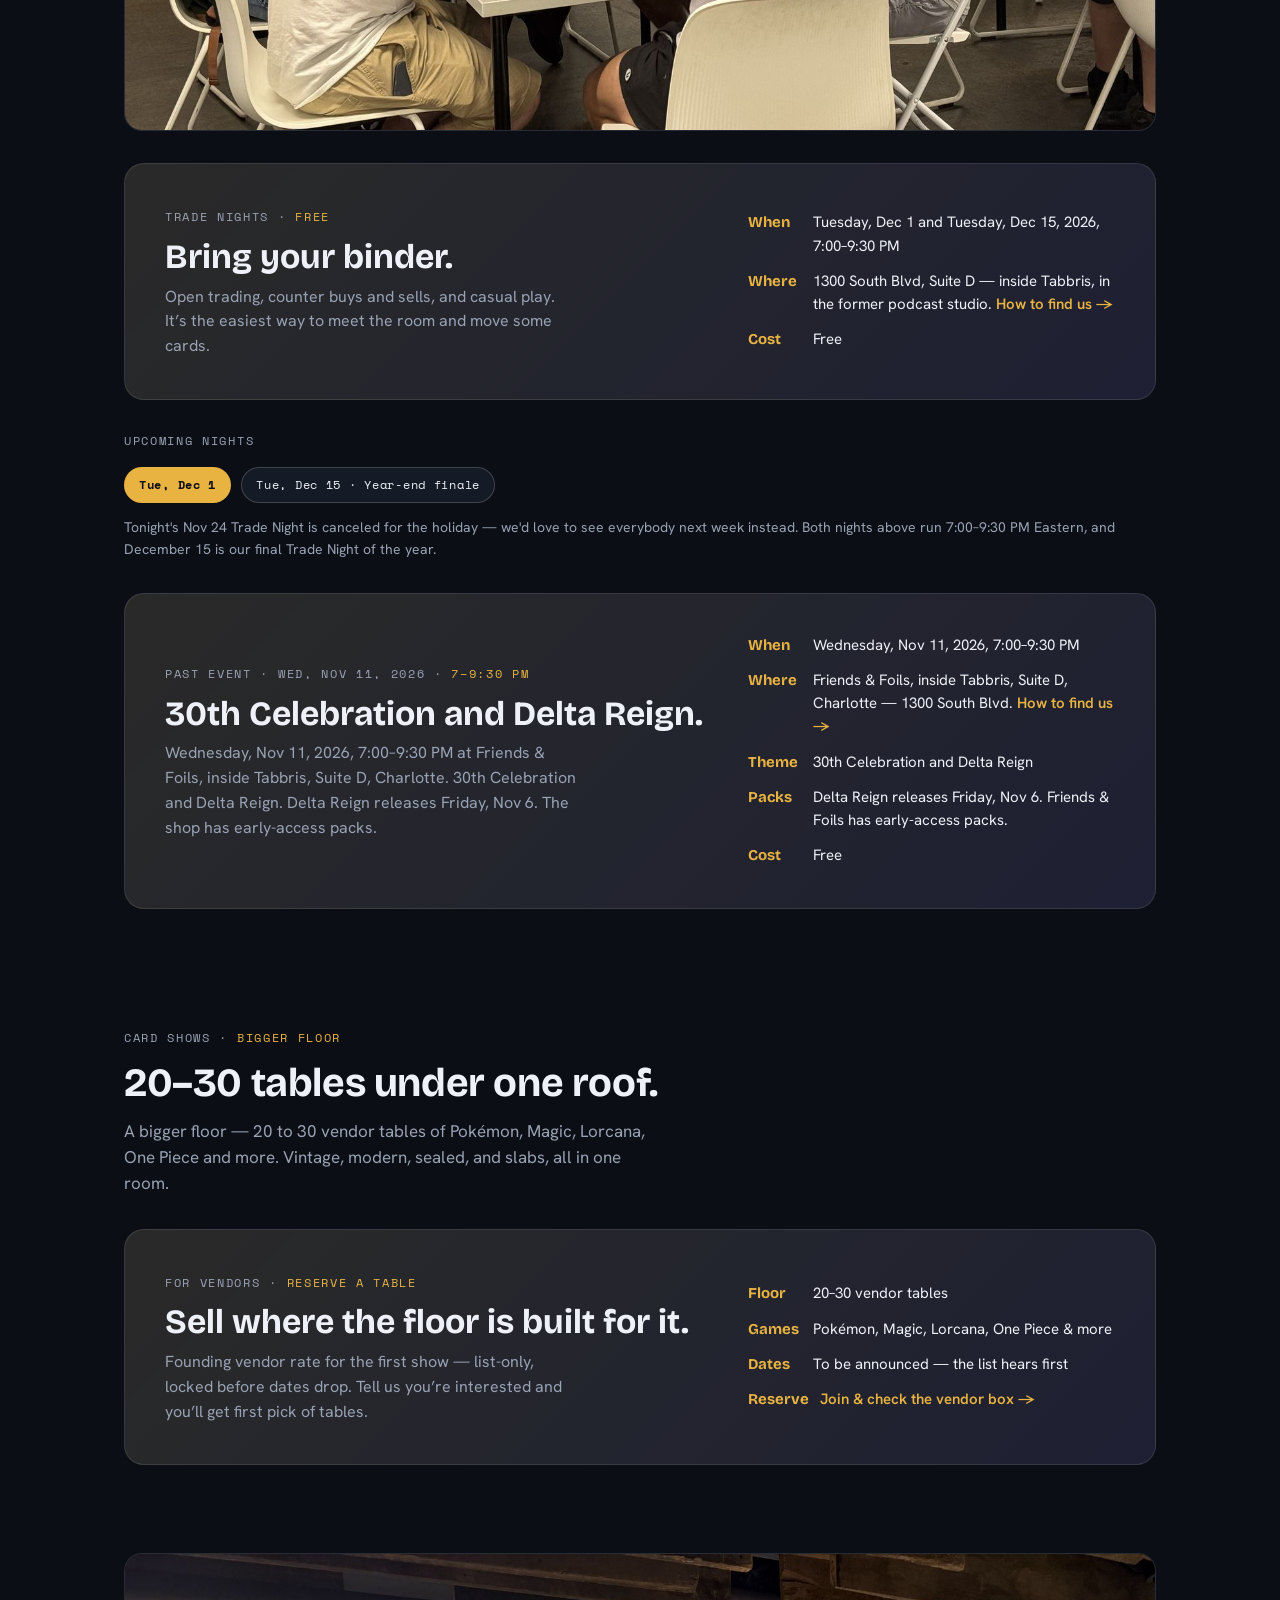
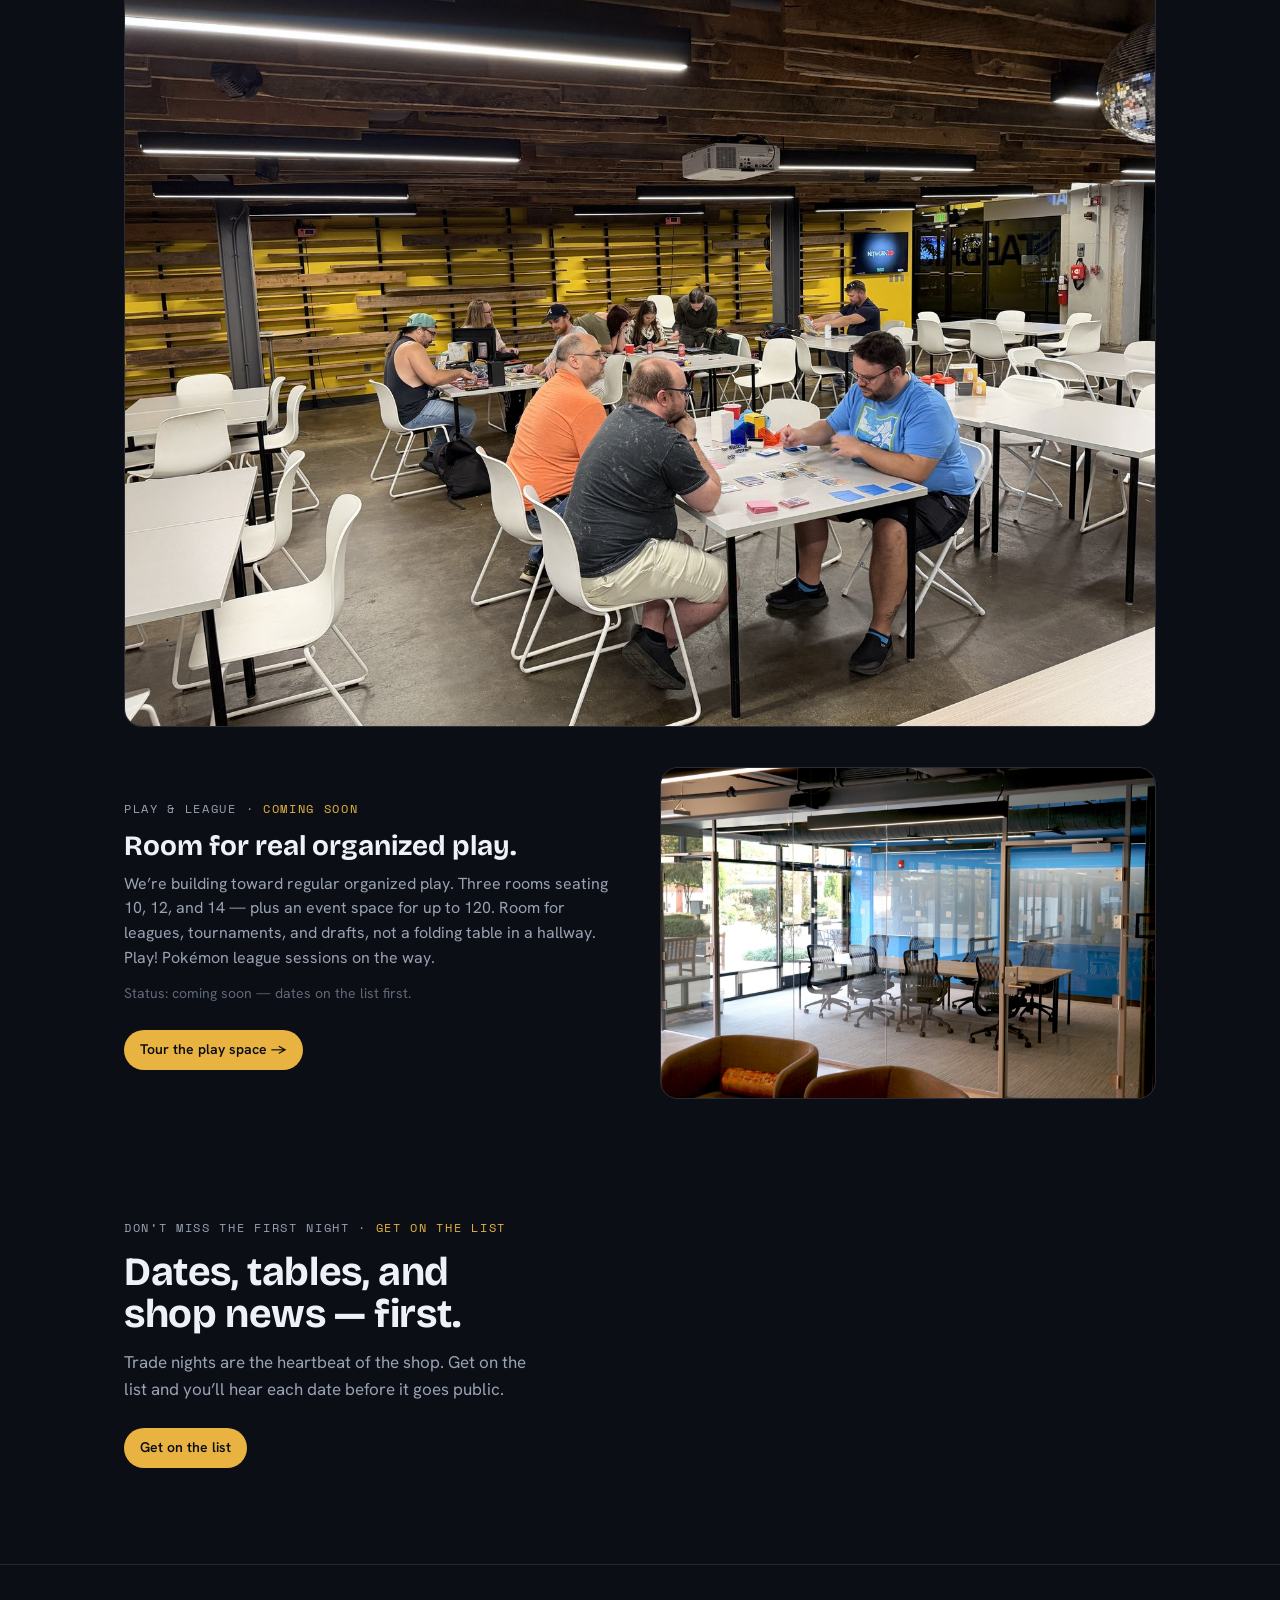
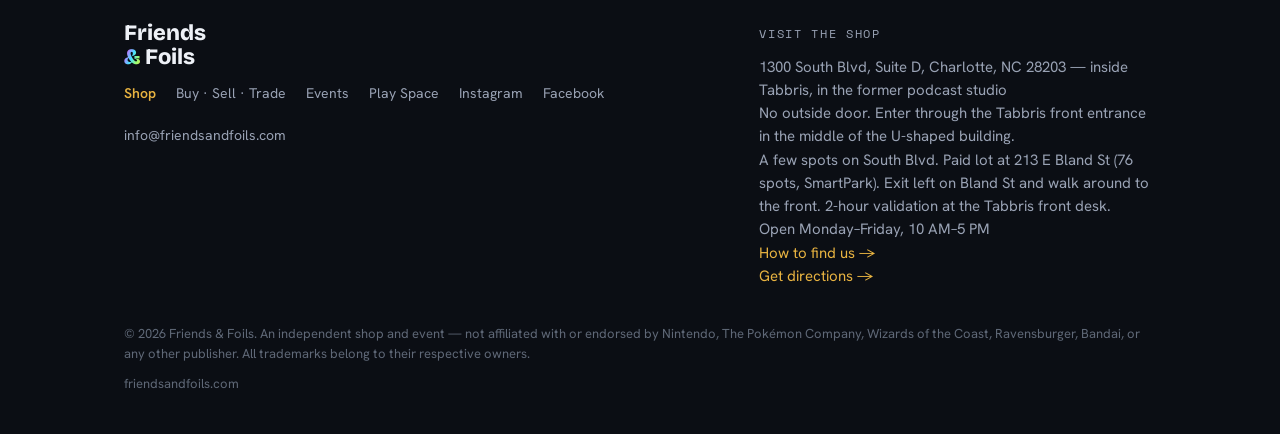
<file: card-shows/index.html>
<!doctype html>
<html lang="en">
<head>
<meta charset="utf-8" />
<title>Card Shows — Friends &amp; Foils</title>
<link rel="canonical" href="https://friendsandfoils.com/events/" />
<meta name="robots" content="noindex" />
<meta http-equiv="refresh" content="0; url=/events/#shows" />
</head>
<body>
<p>Card shows have moved to our <a href="/events/#shows">Events page</a>.</p>
<script>location.replace('/events/#shows');</script>
</body>
</html>
</file>
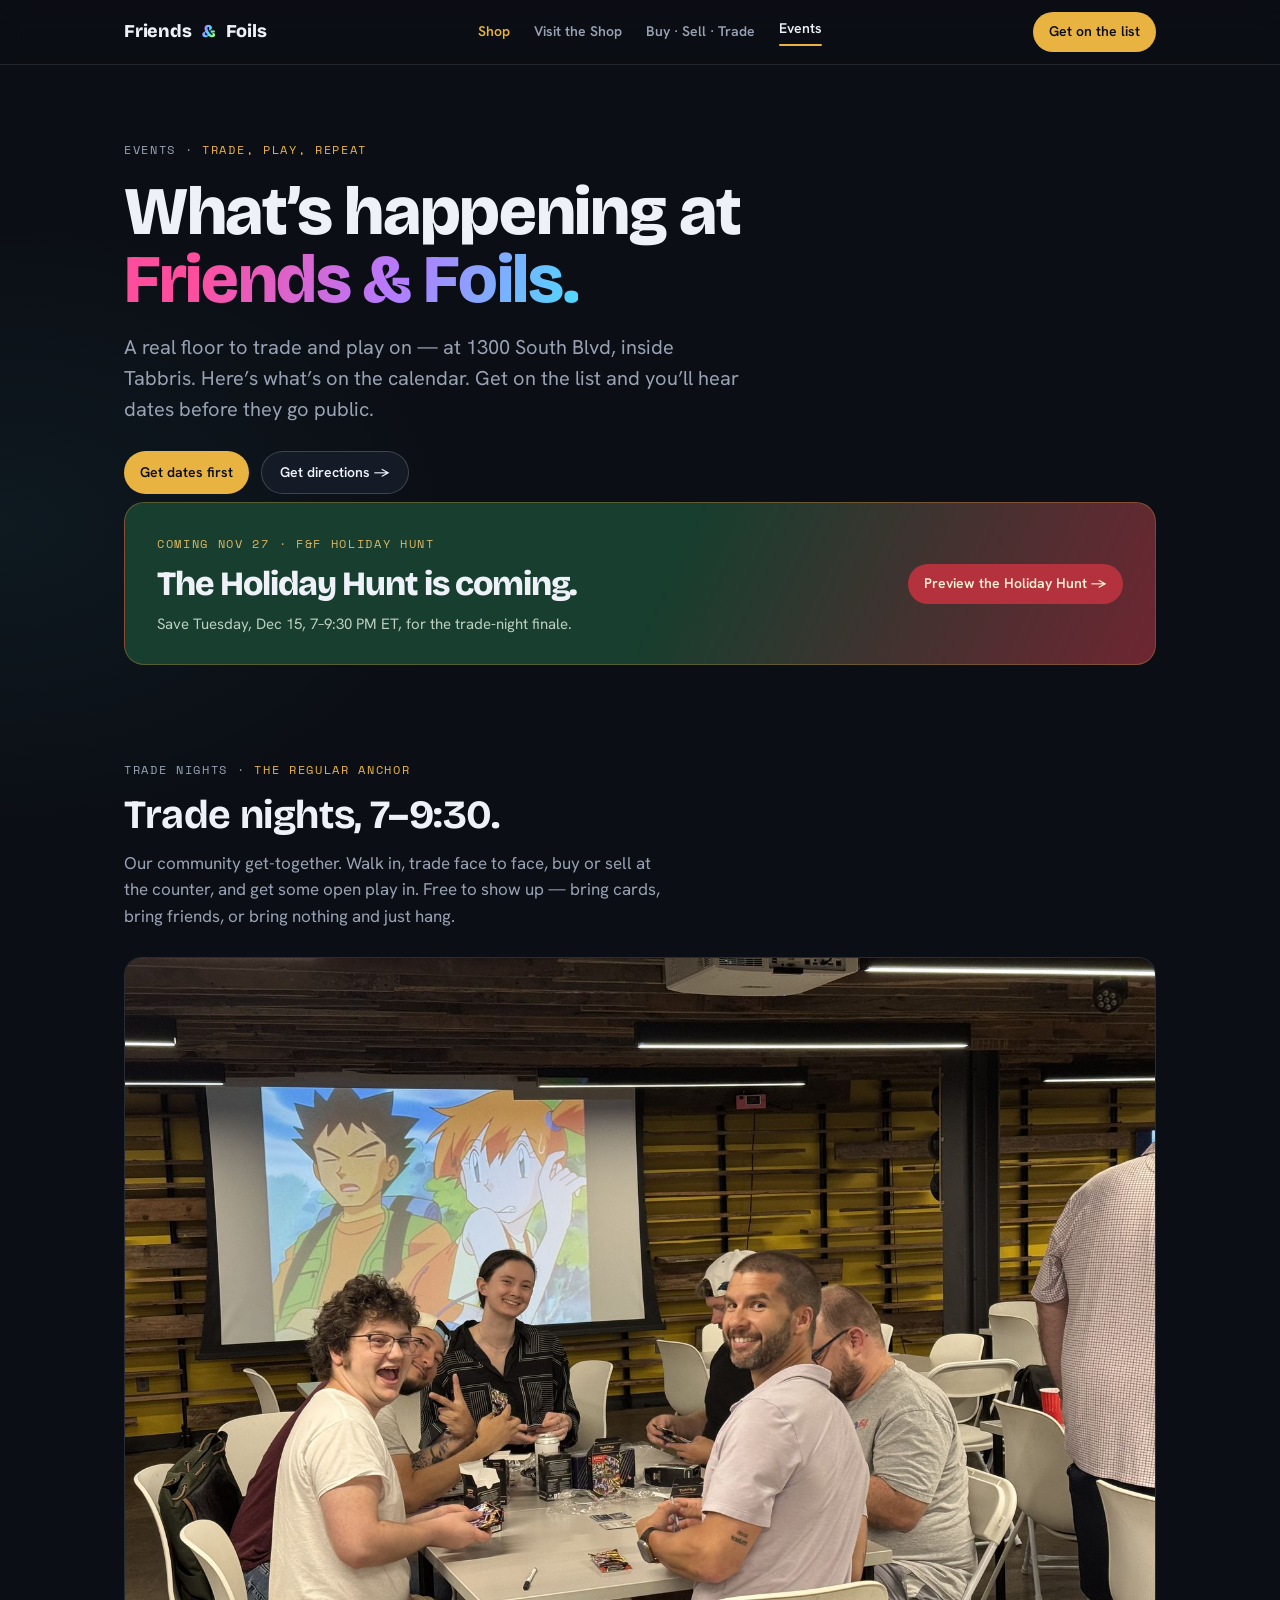
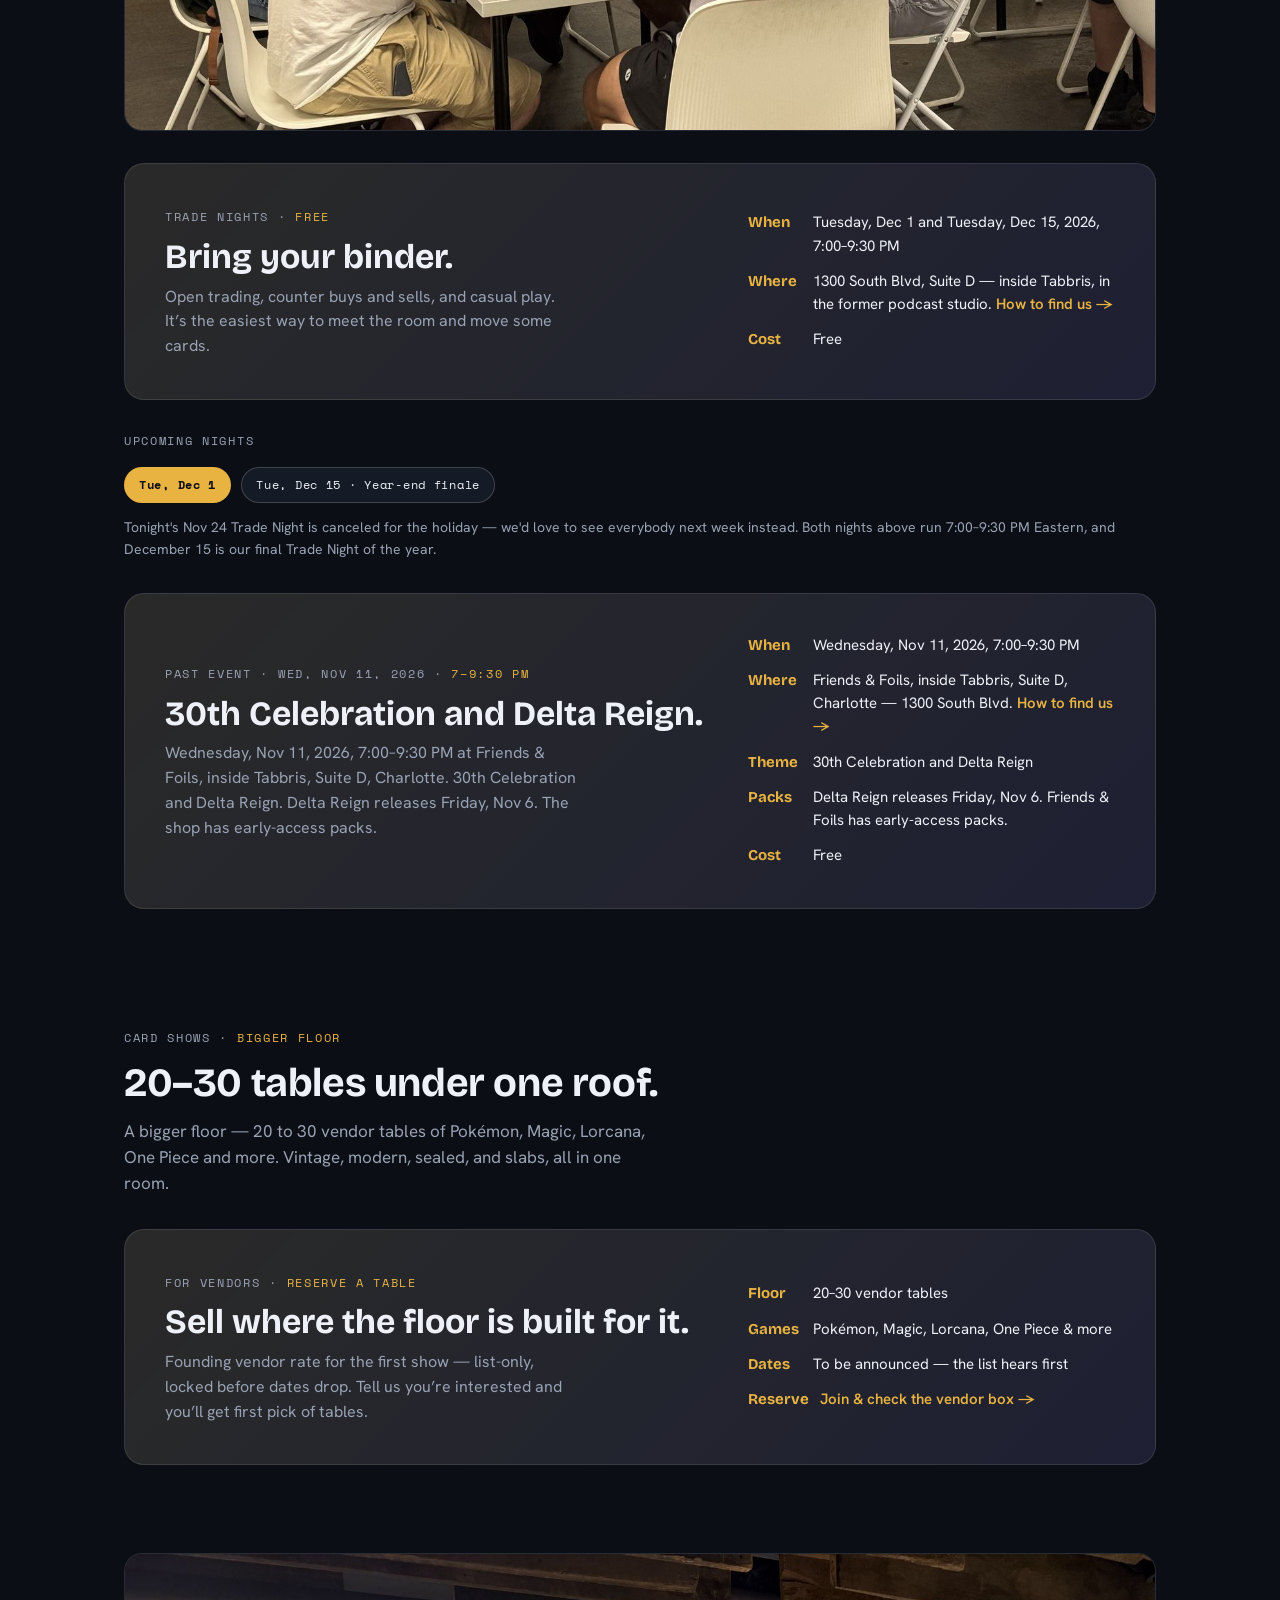
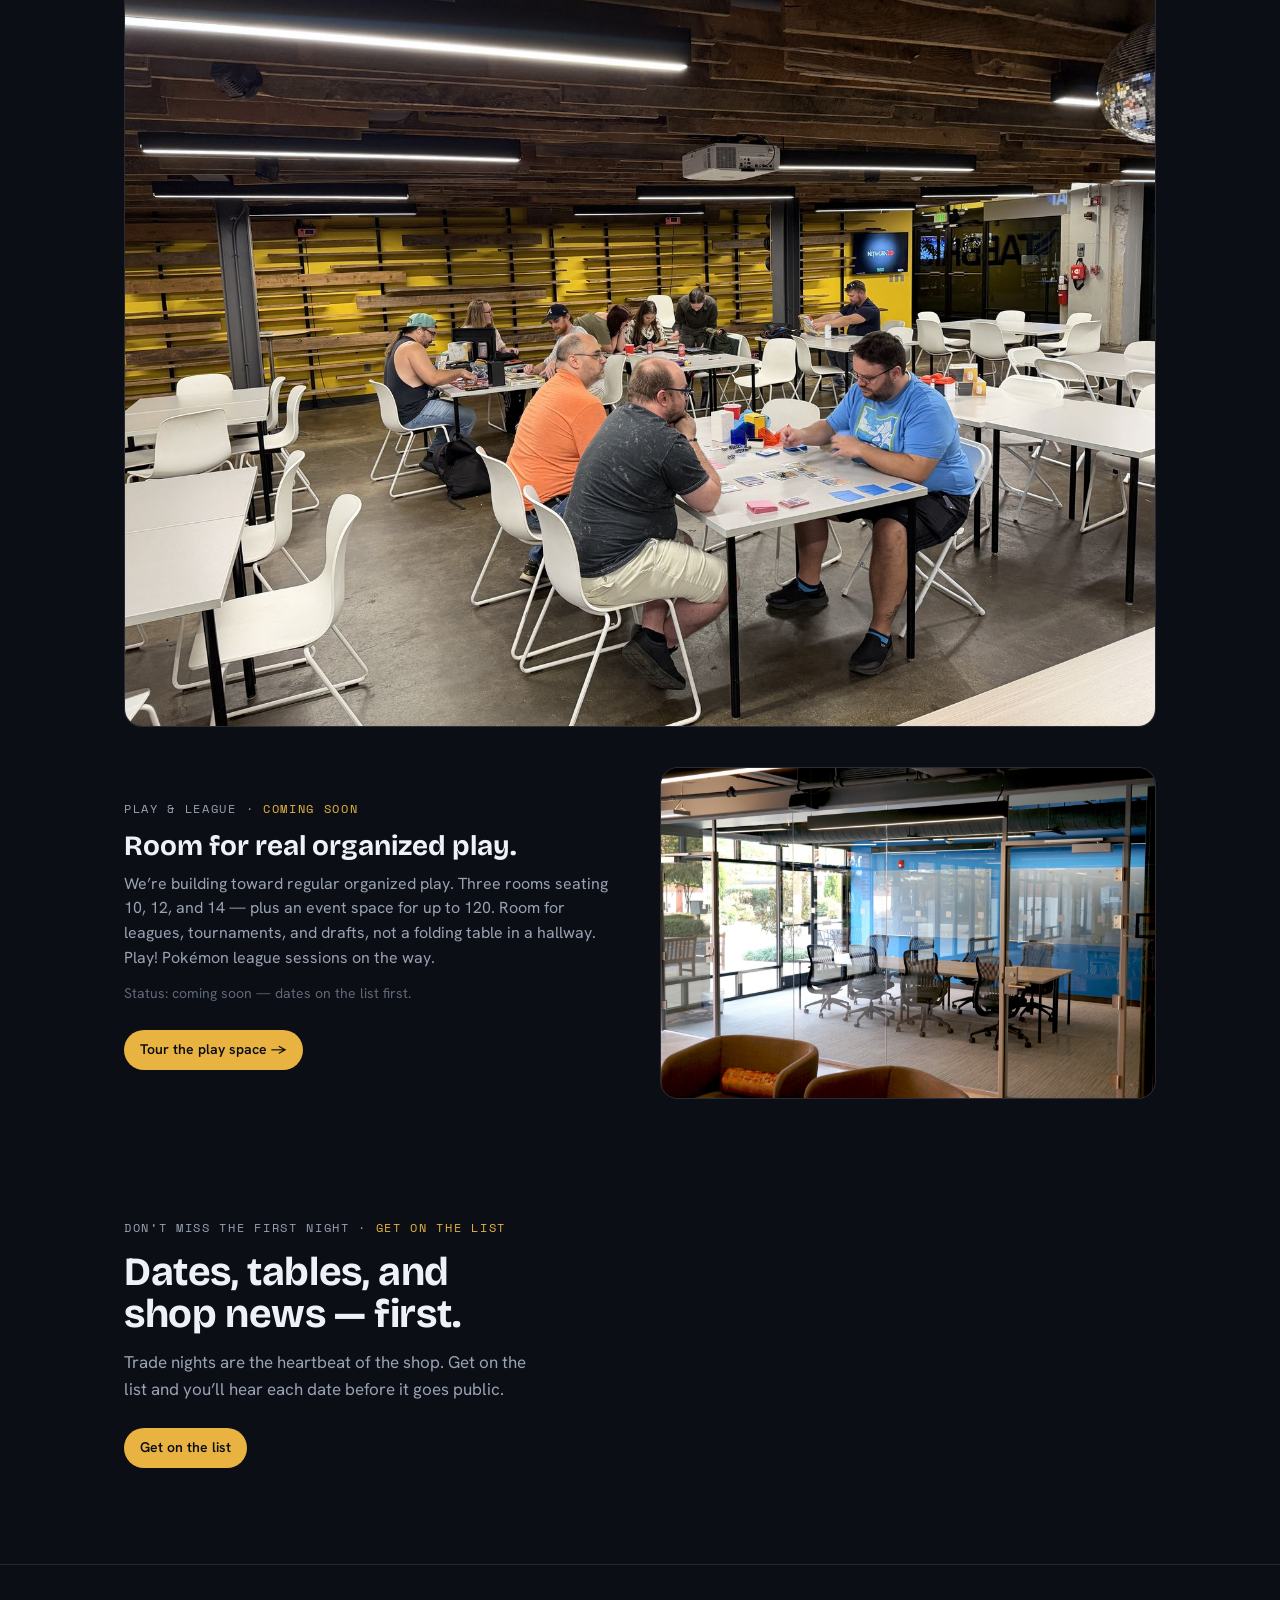
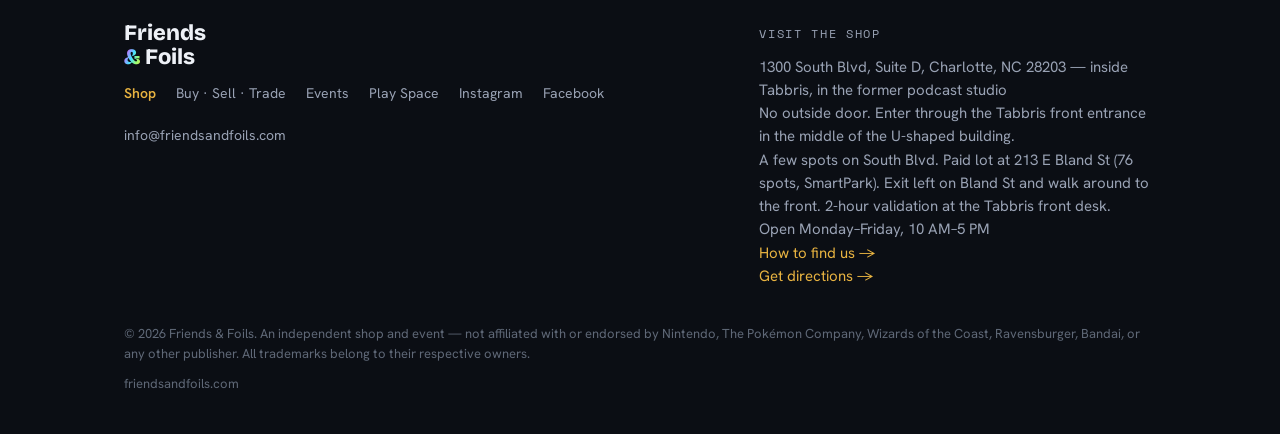
<file: events/index.html>
<!doctype html>
<html lang="en">
<head>
<meta charset="utf-8" />
<meta name="viewport" content="width=device-width, initial-scale=1" />
<title>Events — Friends &amp; Foils | Trade nights, shows &amp; play in South End, Charlotte</title>
<meta name="description" content="What's happening at Friends & Foils — trade nights on Tuesday, Dec 1 and Tuesday, Dec 15, 2026, card shows, and organized play at 1300 South Blvd, inside Tabbris in South End, Charlotte." />

<meta property="og:title" content="Events — Friends & Foils" />
<meta property="og:description" content="Trade nights on Tuesday, Dec 1 and Tuesday, Dec 15, 2026, card shows, and organized play at 1300 South Blvd, inside Tabbris." />
<meta property="og:type" content="website" />
<meta property="og:url" content="https://friendsandfoils.com/events/" />

<link rel="preconnect" href="https://fonts.googleapis.com">
<link rel="preconnect" href="https://fonts.gstatic.com" crossorigin>
<link href="https://fonts.googleapis.com/css2?family=Bricolage+Grotesque:opsz,wght@12..96,600;12..96,700;12..96,800&family=Hanken+Grotesk:wght@400;500;600;700&family=Space+Mono:wght@400;700&display=swap" rel="stylesheet">
<link rel="stylesheet" href="/assets/styles.css" />
<link rel="stylesheet" href="/assets/holiday-hunt.css" />
</head>
<body>

<header>
  <div class="wrap nav">
    <a class="brand" href="/">Friends <span class="amp">&amp;</span> Foils</a>
    <nav class="nav-links" id="navlinks" aria-label="Primary">
      <a class="shop" href="https://monverisuite.com/shop.php?page=products&amp;store=sycfubdgfibgfm5c5kfa" target="_blank" rel="noopener">Shop</a>
      <a href="/#visit">Visit the Shop</a>
      <a href="/buy-sell-trade/">Buy · Sell · Trade</a>
      <a href="/events/" class="here">Events</a>
      <a class="cta only-mobile" href="/#join">Get on the list</a>
    </nav>
    <div class="nav-right">
      <a class="cta only-desktop" href="/#join">Get on the list</a>
      <button class="menu-btn" id="menuBtn" aria-expanded="false" aria-controls="navlinks" aria-label="Open menu">
        <svg viewBox="0 0 24 24" fill="none" stroke-width="2" stroke-linecap="round"><path d="M3 6h18M3 12h18M3 18h18"/></svg>
      </button>
    </div>
  </div>
</header>

<main>

  <section class="page-hero">
    <div class="wrap">
      <span class="tag">Events · <span class="num">Trade, play, repeat</span></span>
      <h1>What&rsquo;s happening at <span class="foil">Friends &amp; Foils.</span></h1>
      <p class="lede">A real floor to trade and play on — at 1300 South Blvd, inside Tabbris. Here&rsquo;s what&rsquo;s on the calendar. Get on the list and you&rsquo;ll hear dates before they go public.</p>
      <div class="actions">
        <a class="cta" href="/#join">Get dates first</a>
        <a class="btn-ghost" href="https://www.google.com/maps/search/?api=1&amp;query=1300+South+Blvd+Suite+D+Charlotte+NC+28203" target="_blank" rel="noopener">Get directions →</a>
      </div>
    </div>
  </section>

  <section class="hunt-promo"><div class="wrap"><div class="hunt-promo-inner"><div><span class="tag">Coming Nov 27 · F&amp;F Holiday Hunt</span><h2>The Holiday Hunt is coming.</h2><p>Save Tuesday, Dec 15, 7–9:30 PM ET, for the trade-night finale.</p></div><a class="cta" href="/holiday-hunt/">Preview the Holiday Hunt →</a></div></div></section>

  <section id="trade-nights">
    <div class="wrap">
      <div class="sec-head">
        <span class="tag">Trade Nights · <span class="num">The regular anchor</span></span>
        <h2>Trade nights, 7–9:30.</h2>
        <p>Our community get-together. Walk in, trade face to face, buy or sell at the counter, and get some open play in. Free to show up — bring cards, bring friends, or bring nothing and just hang.</p>
      </div>
      <div class="media ratio-4-3" style="margin-top:28px">
        <img src="/assets/img/shop/game-night-packs.jpg" srcset="/assets/img/shop/game-night-packs-800.jpg 800w, /assets/img/shop/game-night-packs.jpg 1600w" sizes="(max-width: 1080px) calc(100vw - 48px), 1032px" width="1600" height="1200" alt="People smiling and opening packs at a community game night table at Tabbris, with Ash and Misty on the projector" loading="lazy" />
      </div>
      <div class="band" style="margin-top:32px">
        <div>
          <span class="tag">Trade nights · <span class="num">Free</span></span>
          <h2>Bring your binder.</h2>
          <p>Open trading, counter buys and sells, and casual play. It&rsquo;s the easiest way to meet the room and move some cards.</p>
        </div>
        <ul>
          <li><b>When</b> Tuesday, Dec 1 and Tuesday, Dec 15, 2026, 7:00–9:30 PM</li>
          <li><b>Where</b><span>1300 South Blvd, Suite D — inside Tabbris, in the former podcast studio. <a class="link" href="/#find-us">How to find us →</a></span></li>
          <li><b>Cost</b> Free</li>
        </ul>
      </div>

      <div style="margin-top:28px">
        <span class="tag">Upcoming nights</span>
        <div class="chips" style="margin-top:14px">
          <span class="chip gold">Tue, Dec 1</span>
          <span class="chip">Tue, Dec 15 · Year-end finale</span>
        </div>
        <p style="color:var(--muted);font-size:14px;margin:14px 0 0">Tonight's Nov 24 Trade Night is canceled for the holiday — we'd love to see everybody next week instead. Both nights above run 7:00–9:30 PM Eastern, and December 15 is our final Trade Night of the year.</p>
      </div>

      <div id="nov-11" class="band" style="margin-top:32px;scroll-margin-top:84px">
        <div>
          <span class="tag">Past event · Wed, Nov 11, 2026 · <span class="num">7–9:30 PM</span></span>
          <h2>30th Celebration and Delta Reign.</h2>
          <p>Wednesday, Nov 11, 2026, 7:00–9:30 PM at Friends &amp; Foils, inside Tabbris, Suite D, Charlotte. 30th Celebration and Delta Reign. Delta Reign releases Friday, Nov 6. The shop has early-access packs.</p>
        </div>
        <ul>
          <li><b>When</b> Wednesday, Nov 11, 2026, 7:00–9:30 PM</li>
          <li><b>Where</b><span>Friends &amp; Foils, inside Tabbris, Suite D, Charlotte — 1300 South Blvd. <a class="link" href="/#find-us">How to find us →</a></span></li>
          <li><b>Theme</b> 30th Celebration and Delta Reign</li>
          <li><b>Packs</b> Delta Reign releases Friday, Nov 6. Friends &amp; Foils has early-access packs.</li>
          <li><b>Cost</b> Free</li>
        </ul>
      </div>
    </div>
  </section>

  <section id="shows" class="tight">
    <div class="wrap">
      <div class="sec-head">
        <span class="tag">Card Shows · <span class="num">Bigger floor</span></span>
        <h2>20–30 tables under one roof.</h2>
        <p>A bigger floor — 20 to 30 vendor tables of Pokémon, Magic, Lorcana, One Piece and more. Vintage, modern, sealed, and slabs, all in one room.</p>
      </div>
      <div class="band" style="margin-top:32px">
        <div>
          <span class="tag">For vendors · <span class="num">Reserve a table</span></span>
          <h2>Sell where the floor is built for it.</h2>
          <p>Founding vendor rate for the first show — list-only, locked before dates drop. Tell us you&rsquo;re interested and you&rsquo;ll get first pick of tables.</p>
        </div>
        <ul>
          <li><b>Floor</b> 20–30 vendor tables</li>
          <li><b>Games</b> Pokémon, Magic, Lorcana, One Piece &amp; more</li>
          <li><b>Dates</b> To be announced — the list hears first</li>
          <li><b>Reserve</b> <a class="link" href="/#join">Join &amp; check the vendor box →</a></li>
        </ul>
      </div>
    </div>
  </section>

  <section id="play" class="tight">
    <div class="wrap">
      <div class="media ratio-4-3">
        <img src="/assets/img/shop/play-night-event-space.jpg" srcset="/assets/img/shop/play-night-event-space-800.jpg 800w, /assets/img/shop/play-night-event-space.jpg 1600w" sizes="(max-width: 1080px) calc(100vw - 48px), 1032px" width="1600" height="1200" alt="A play night in the Tabbris event space, with several tables of players and a projector at the front of the room" loading="lazy" />
      </div>
      <div class="split">
        <div>
          <span class="tag">Play &amp; League · <span class="num">Coming soon</span></span>
          <h3>Room for real organized play.</h3>
          <p>We&rsquo;re building toward regular organized play. Three rooms seating 10, 12, and 14 — plus an event space for up to 120. Room for leagues, tournaments, and drafts, not a folding table in a hallway. Play! Pokémon league sessions on the way.</p>
          <p style="color:#5f6877;font-size:14px">Status: coming soon — dates on the list first.</p>
          <div class="actions">
            <a class="cta" href="/play-space/">Tour the play space →</a>
          </div>
        </div>
        <div class="media"><img src="/assets/img/rooms.jpg" alt="A dedicated play room at Friends & Foils" loading="lazy" /></div>
      </div>
    </div>
  </section>

  <section>
    <div class="wrap">
      <div class="sec-head" style="max-width:46ch">
        <span class="tag">Don&rsquo;t miss the first night · <span class="num">Get on the list</span></span>
        <h2>Dates, tables, and shop news — first.</h2>
        <p>Trade nights are the heartbeat of the shop. Get on the list and you&rsquo;ll hear each date before it goes public.</p>
      </div>
      <div class="actions">
        <a class="cta" href="/#join">Get on the list</a>
      </div>
    </div>
  </section>

</main>

<footer>
  <div class="wrap foot-grid">
    <div class="foot-cap">
      <div class="foot-brand">Friends<br><span class="amp">&amp;</span> Foils</div>
      <div class="foot-links">
        <a class="shop" href="https://monverisuite.com/shop.php?page=products&amp;store=sycfubdgfibgfm5c5kfa" target="_blank" rel="noopener">Shop</a>
        <a href="/buy-sell-trade/">Buy · Sell · Trade</a>
        <a href="/events/">Events</a>
        <a href="/play-space/">Play Space</a>
        <a href="https://www.instagram.com/friendsnfoils/" aria-label="Instagram" target="_blank" rel="noopener">Instagram</a>
        <a href="https://www.facebook.com/profile.php?id=61592183602542" aria-label="Facebook" target="_blank" rel="noopener">Facebook</a>
        <a href="mailto:info@friendsandfoils.com">info@friendsandfoils.com</a>
      </div>
    </div>
    <div>
      <span class="tag">Visit the shop</span>
      <p style="color:var(--muted);font-size:15px;margin:10px 0 0">1300 South Blvd, Suite D, Charlotte, NC 28203 — inside Tabbris, in the former podcast studio<br>No outside door. Enter through the Tabbris front entrance in the middle of the U-shaped building.<br>A few spots on South Blvd. Paid lot at 213 E Bland St (76 spots, SmartPark). Exit left on Bland St and walk around to the front. 2-hour validation at the Tabbris front desk.<br>Open Monday–Friday, 10 AM–5 PM<br><a href="/#find-us" style="color:var(--gold);text-decoration:none">How to find us →</a><br><a href="https://www.google.com/maps/search/?api=1&amp;query=1300+South+Blvd+Suite+D+Charlotte+NC+28203" target="_blank" rel="noopener" style="color:var(--gold);text-decoration:none">Get directions →</a></p>
    </div>
  </div>
  <div class="wrap legal">
    <span>© 2026 Friends &amp; Foils. An independent shop and event — not affiliated with or endorsed by Nintendo, The Pokémon Company, Wizards of the Coast, Ravensburger, Bandai, or any other publisher. All trademarks belong to their respective owners.</span>
    <span>friendsandfoils.com</span>
  </div>
</footer>

<script src="/assets/app.js" defer></script>
</body>
</html>
</file>
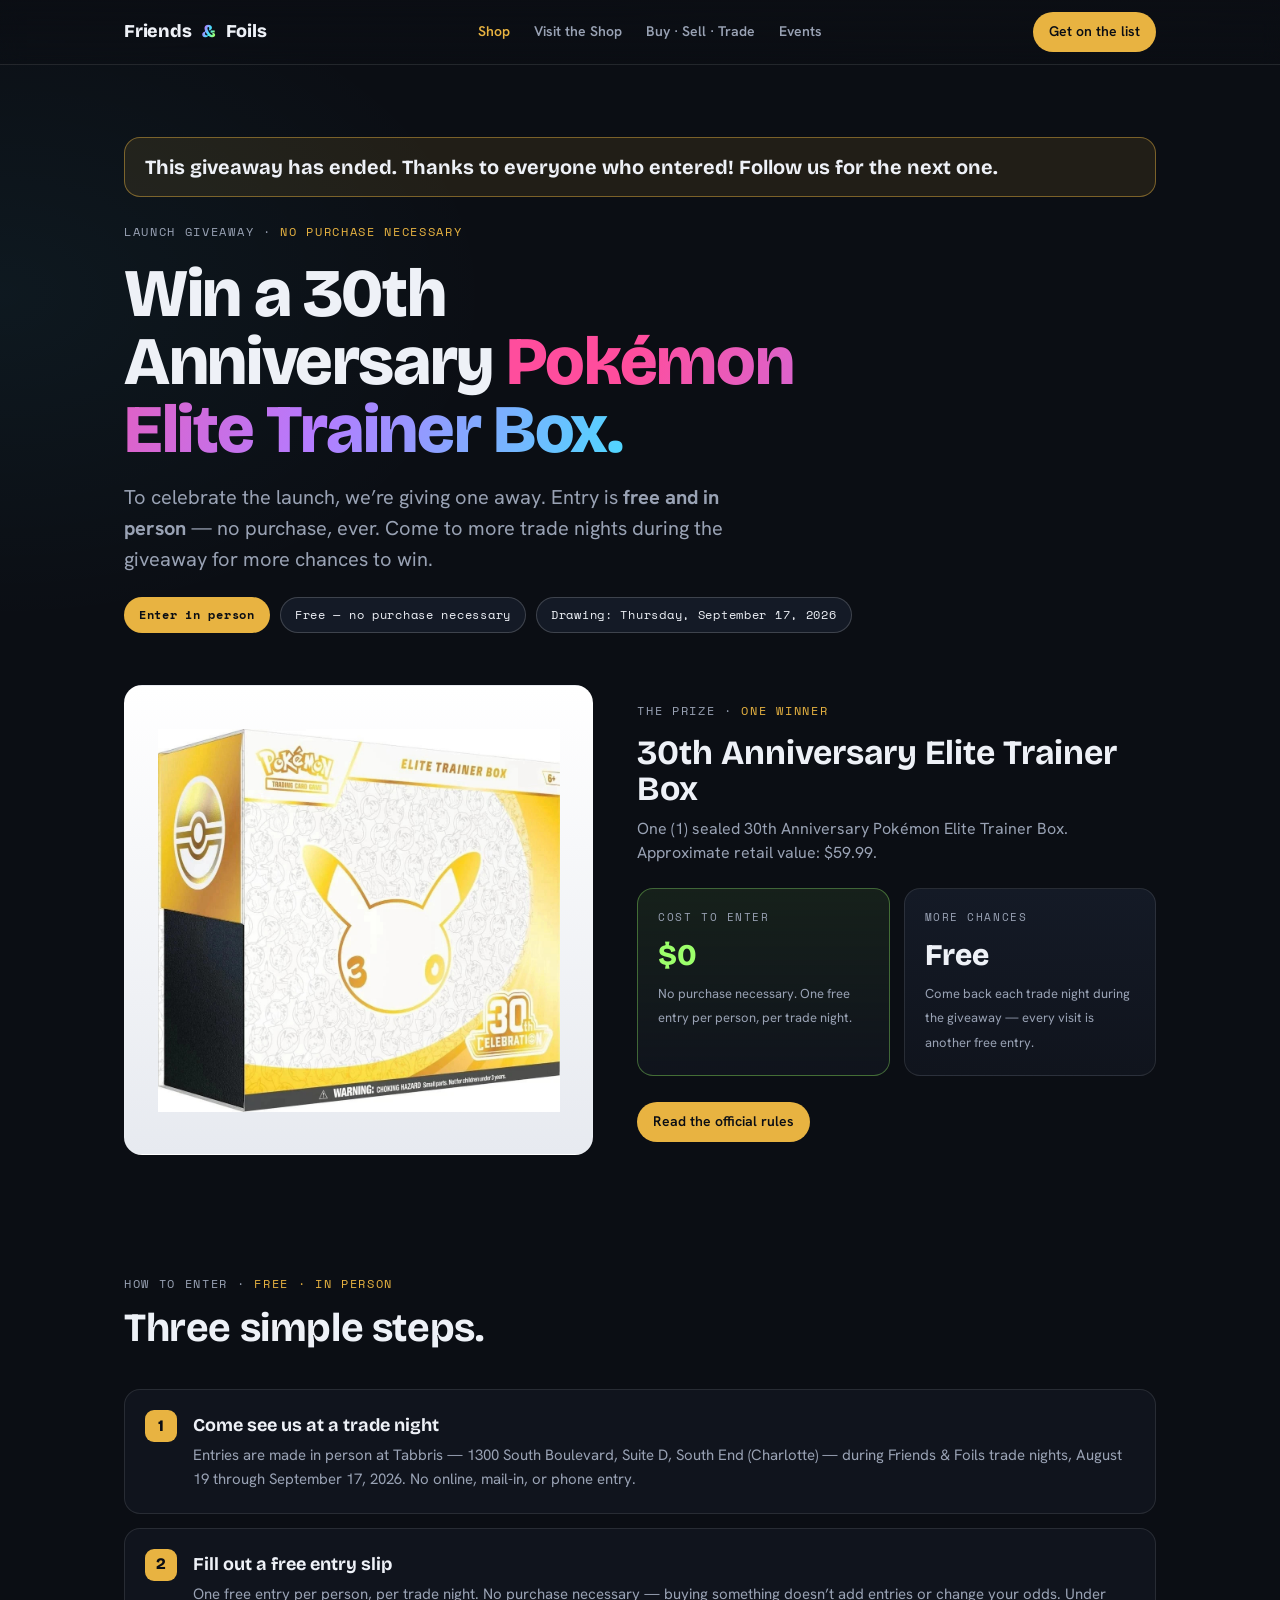
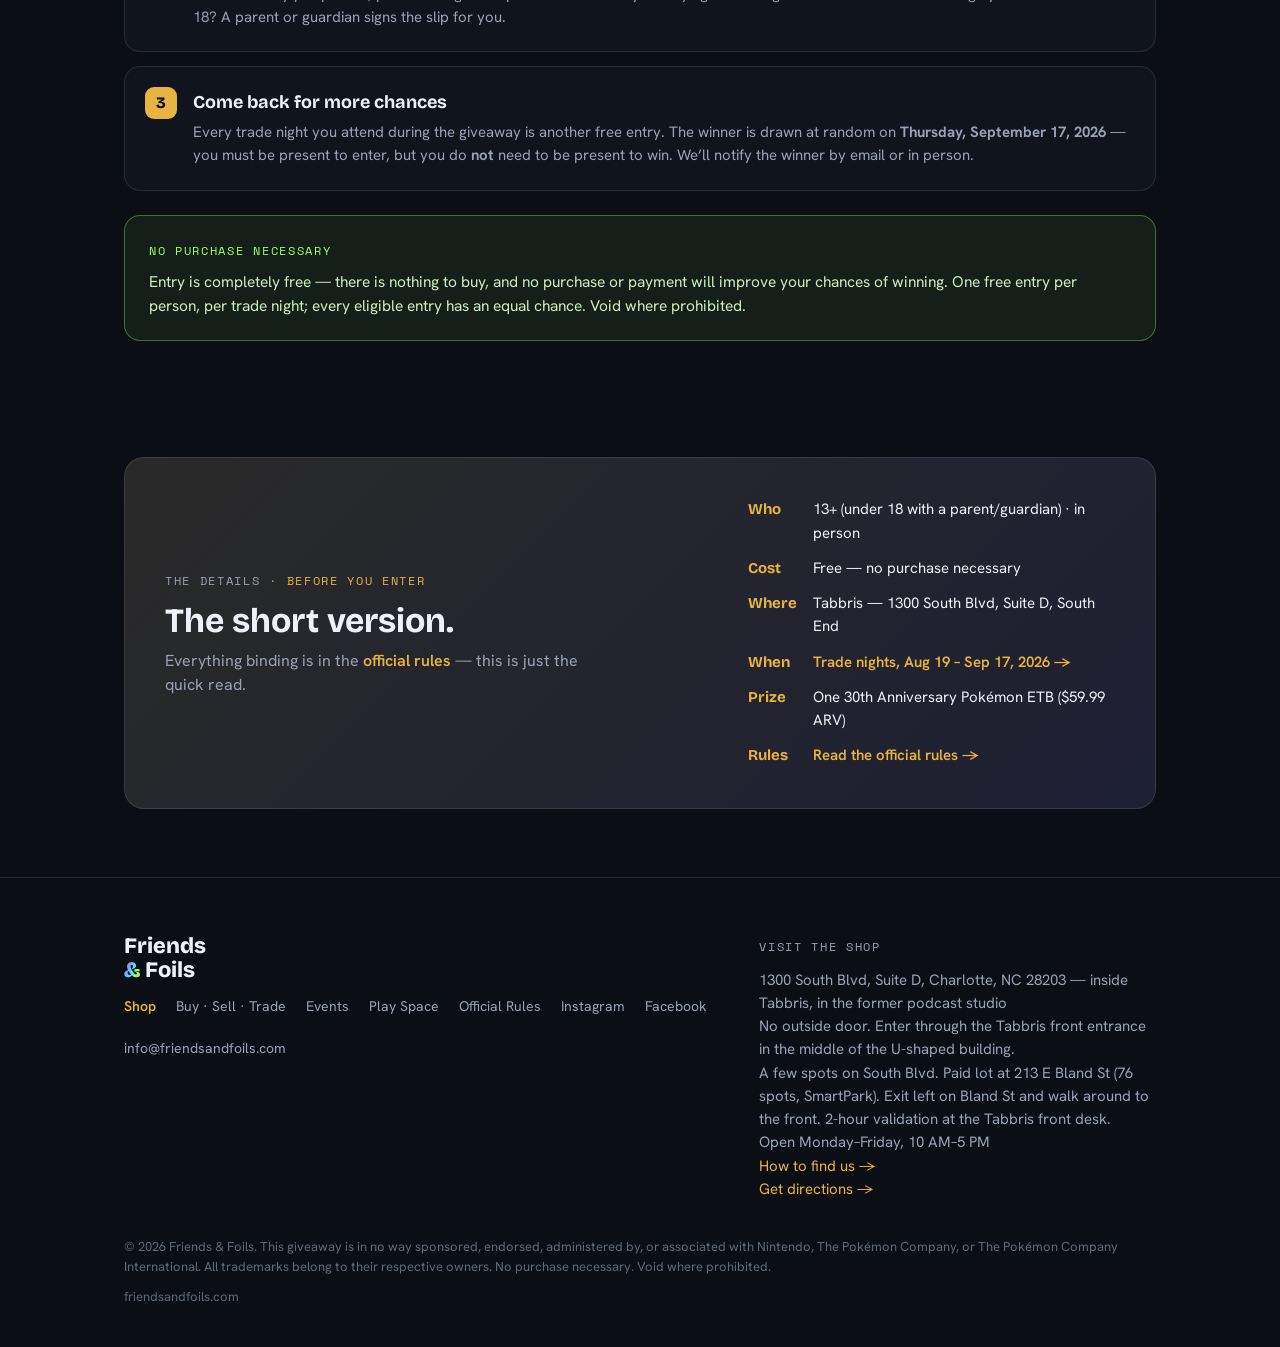
<file: giveaway/index.html>
<!doctype html>
<html lang="en">
<head>
<meta charset="utf-8" />
<meta name="viewport" content="width=device-width, initial-scale=1" />
<title>Giveaway — Win a 30th Anniversary Pokémon Elite Trainer Box | Friends &amp; Foils</title>
<meta name="description" content="Friends & Foils launch giveaway — enter free, in person, for a chance to win a 30th Anniversary Pokémon Elite Trainer Box. No purchase necessary. See how to enter and the official rules." />

<meta property="og:title" content="Giveaway — 30th Anniversary Pokémon Elite Trainer Box" />
<meta property="og:description" content="Enter free and in person at Friends & Foils. No purchase necessary — one free entry per person, per trade night." />
<meta property="og:type" content="website" />
<meta property="og:url" content="https://friendsandfoils.com/giveaway/" />

<link rel="preconnect" href="https://fonts.googleapis.com">
<link rel="preconnect" href="https://fonts.gstatic.com" crossorigin>
<link href="https://fonts.googleapis.com/css2?family=Bricolage+Grotesque:opsz,wght@12..96,600;12..96,700;12..96,800&family=Hanken+Grotesk:wght@400;500;600;700&family=Space+Mono:wght@400;700&display=swap" rel="stylesheet">
<link rel="stylesheet" href="/assets/styles.css" />
</head>
<body>

<header>
  <div class="wrap nav">
    <a class="brand" href="/">Friends <span class="amp">&amp;</span> Foils</a>
    <nav class="nav-links" id="navlinks" aria-label="Primary">
      <a class="shop" href="https://monverisuite.com/shop.php?page=products&amp;store=sycfubdgfibgfm5c5kfa" target="_blank" rel="noopener">Shop</a>
      <a href="/#visit">Visit the Shop</a>
      <a href="/buy-sell-trade/">Buy · Sell · Trade</a>
      <a href="/events/">Events</a>
      <a class="cta only-mobile" href="/#join">Get on the list</a>
    </nav>
    <div class="nav-right">
      <a class="cta only-desktop" href="/#join">Get on the list</a>
      <button class="menu-btn" id="menuBtn" aria-expanded="false" aria-controls="navlinks" aria-label="Open menu">
        <svg viewBox="0 0 24 24" fill="none" stroke-width="2" stroke-linecap="round"><path d="M3 6h18M3 12h18M3 18h18"/></svg>
      </button>
    </div>
  </div>
</header>

<main>

  <section class="page-hero">
    <div class="wrap">
      <p class="ended-notice" role="status">This giveaway has ended. Thanks to everyone who entered! Follow us for the next one.</p>
      <span class="tag">Launch giveaway · <span class="num">No purchase necessary</span></span>
      <h1>Win a 30th Anniversary <span class="foil">Pokémon Elite Trainer Box.</span></h1>
      <p class="lede">To celebrate the launch, we&rsquo;re giving one away. Entry is <strong>free and in person</strong> — no purchase, ever. Come to more trade nights during the giveaway for more chances to win.</p>
      <div class="chips">
        <span class="chip gold">Enter in person</span>
        <span class="chip">Free — no purchase necessary</span>
        <span class="chip">Drawing: Thursday, September 17, 2026</span>
      </div>
    </div>
  </section>

  <section class="tight">
    <div class="wrap">
      <div class="prize">
        <div class="media"><img src="/assets/img/etb.jpg" alt="Pokémon Trading Card Game 30th Celebration Elite Trainer Box" loading="lazy" /></div>
        <div>
          <span class="tag">The prize · <span class="num">One winner</span></span>
          <h2 style="font-family:var(--display);font-weight:700;font-size:clamp(26px,3.5vw,34px);line-height:1.05;margin:12px 0 10px">30th Anniversary Elite Trainer Box</h2>
          <p style="color:var(--muted);font-size:16px;margin:0">One (1) sealed 30th Anniversary Pokémon Elite Trainer Box. Approximate retail value: $59.99.</p>
          <div class="price-row">
            <div class="pricecard free">
              <div class="k">Cost to enter</div>
              <div class="v">$0</div>
              <small>No purchase necessary. One free entry per person, per trade night.</small>
            </div>
            <div class="pricecard">
              <div class="k">More chances</div>
              <div class="v">Free</div>
              <small>Come back each trade night during the giveaway — every visit is another free entry.</small>
            </div>
          </div>
          <div class="actions">
            <a class="cta" href="/giveaway/rules/">Read the official rules</a>
          </div>
        </div>
      </div>
    </div>
  </section>

  <section>
    <div class="wrap">
      <div class="sec-head">
        <span class="tag">How to enter · <span class="num">Free · in person</span></span>
        <h2>Three simple steps.</h2>
      </div>
      <ol class="steps">
        <li>
          <h4>Come see us at a trade night</h4>
          <p>Entries are made in person at Tabbris — 1300 South Boulevard, Suite D, South End (Charlotte) — during Friends &amp; Foils trade nights, August 19 through September 17, 2026. No online, mail-in, or phone entry.</p>
        </li>
        <li>
          <h4>Fill out a free entry slip</h4>
          <p>One free entry per person, per trade night. No purchase necessary — buying something doesn&rsquo;t add entries or change your odds. Under 18? A parent or guardian signs the slip for you.</p>
        </li>
        <li>
          <h4>Come back for more chances</h4>
          <p>Every trade night you attend during the giveaway is another free entry. The winner is drawn at random on <strong>Thursday, September 17, 2026</strong> — you must be present to enter, but you do <strong>not</strong> need to be present to win. We&rsquo;ll notify the winner by email or in person.</p>
        </li>
      </ol>

      <div class="callout">
        <span class="tag">No purchase necessary</span>
        <p>Entry is completely free — there is nothing to buy, and no purchase or payment will improve your chances of winning. One free entry per person, per trade night; every eligible entry has an equal chance. Void where prohibited.</p>
      </div>
    </div>
  </section>

  <section class="tight">
    <div class="wrap">
      <div class="band">
        <div>
          <span class="tag">The details · <span class="num">Before you enter</span></span>
          <h2>The short version.</h2>
          <p>Everything binding is in the <a class="link" href="/giveaway/rules/">official rules</a> — this is just the quick read.</p>
        </div>
        <ul>
          <li><b>Who</b> 13+ (under 18 with a parent/guardian) · in person</li>
          <li><b>Cost</b> Free — no purchase necessary</li>
          <li><b>Where</b> Tabbris — 1300 South Blvd, Suite D, South End</li>
          <li><b>When</b> <a class="link" href="/events/">Trade nights, Aug 19 – Sep 17, 2026 →</a></li>
          <li><b>Prize</b> One 30th Anniversary Pokémon ETB ($59.99 ARV)</li>
          <li><b>Rules</b> <a class="link" href="/giveaway/rules/">Read the official rules →</a></li>
        </ul>
      </div>
    </div>
  </section>

</main>

<footer>
  <div class="wrap foot-grid">
    <div class="foot-cap">
      <div class="foot-brand">Friends<br><span class="amp">&amp;</span> Foils</div>
      <div class="foot-links">
        <a class="shop" href="https://monverisuite.com/shop.php?page=products&amp;store=sycfubdgfibgfm5c5kfa" target="_blank" rel="noopener">Shop</a>
        <a href="/buy-sell-trade/">Buy · Sell · Trade</a>
        <a href="/events/">Events</a>
        <a href="/play-space/">Play Space</a>
        <a href="/giveaway/rules/">Official Rules</a>
        <a href="https://www.instagram.com/friendsnfoils/" aria-label="Instagram" target="_blank" rel="noopener">Instagram</a>
        <a href="https://www.facebook.com/profile.php?id=61592183602542" aria-label="Facebook" target="_blank" rel="noopener">Facebook</a>
        <a href="mailto:info@friendsandfoils.com">info@friendsandfoils.com</a>
      </div>
    </div>
    <div>
      <span class="tag">Visit the shop</span>
      <p style="color:var(--muted);font-size:15px;margin:10px 0 0">1300 South Blvd, Suite D, Charlotte, NC 28203 — inside Tabbris, in the former podcast studio<br>No outside door. Enter through the Tabbris front entrance in the middle of the U-shaped building.<br>A few spots on South Blvd. Paid lot at 213 E Bland St (76 spots, SmartPark). Exit left on Bland St and walk around to the front. 2-hour validation at the Tabbris front desk.<br>Open Monday–Friday, 10 AM–5 PM<br><a href="/#find-us" style="color:var(--gold);text-decoration:none">How to find us →</a><br><a href="https://www.google.com/maps/search/?api=1&amp;query=1300+South+Blvd+Suite+D+Charlotte+NC+28203" target="_blank" rel="noopener" style="color:var(--gold);text-decoration:none">Get directions →</a></p>
    </div>
  </div>
  <div class="wrap legal">
    <span>© 2026 Friends &amp; Foils. This giveaway is in no way sponsored, endorsed, administered by, or associated with Nintendo, The Pokémon Company, or The Pokémon Company International. All trademarks belong to their respective owners. No purchase necessary. Void where prohibited.</span>
    <span>friendsandfoils.com</span>
  </div>
</footer>

<script src="/assets/app.js" defer></script>
</body>
</html>
</file>
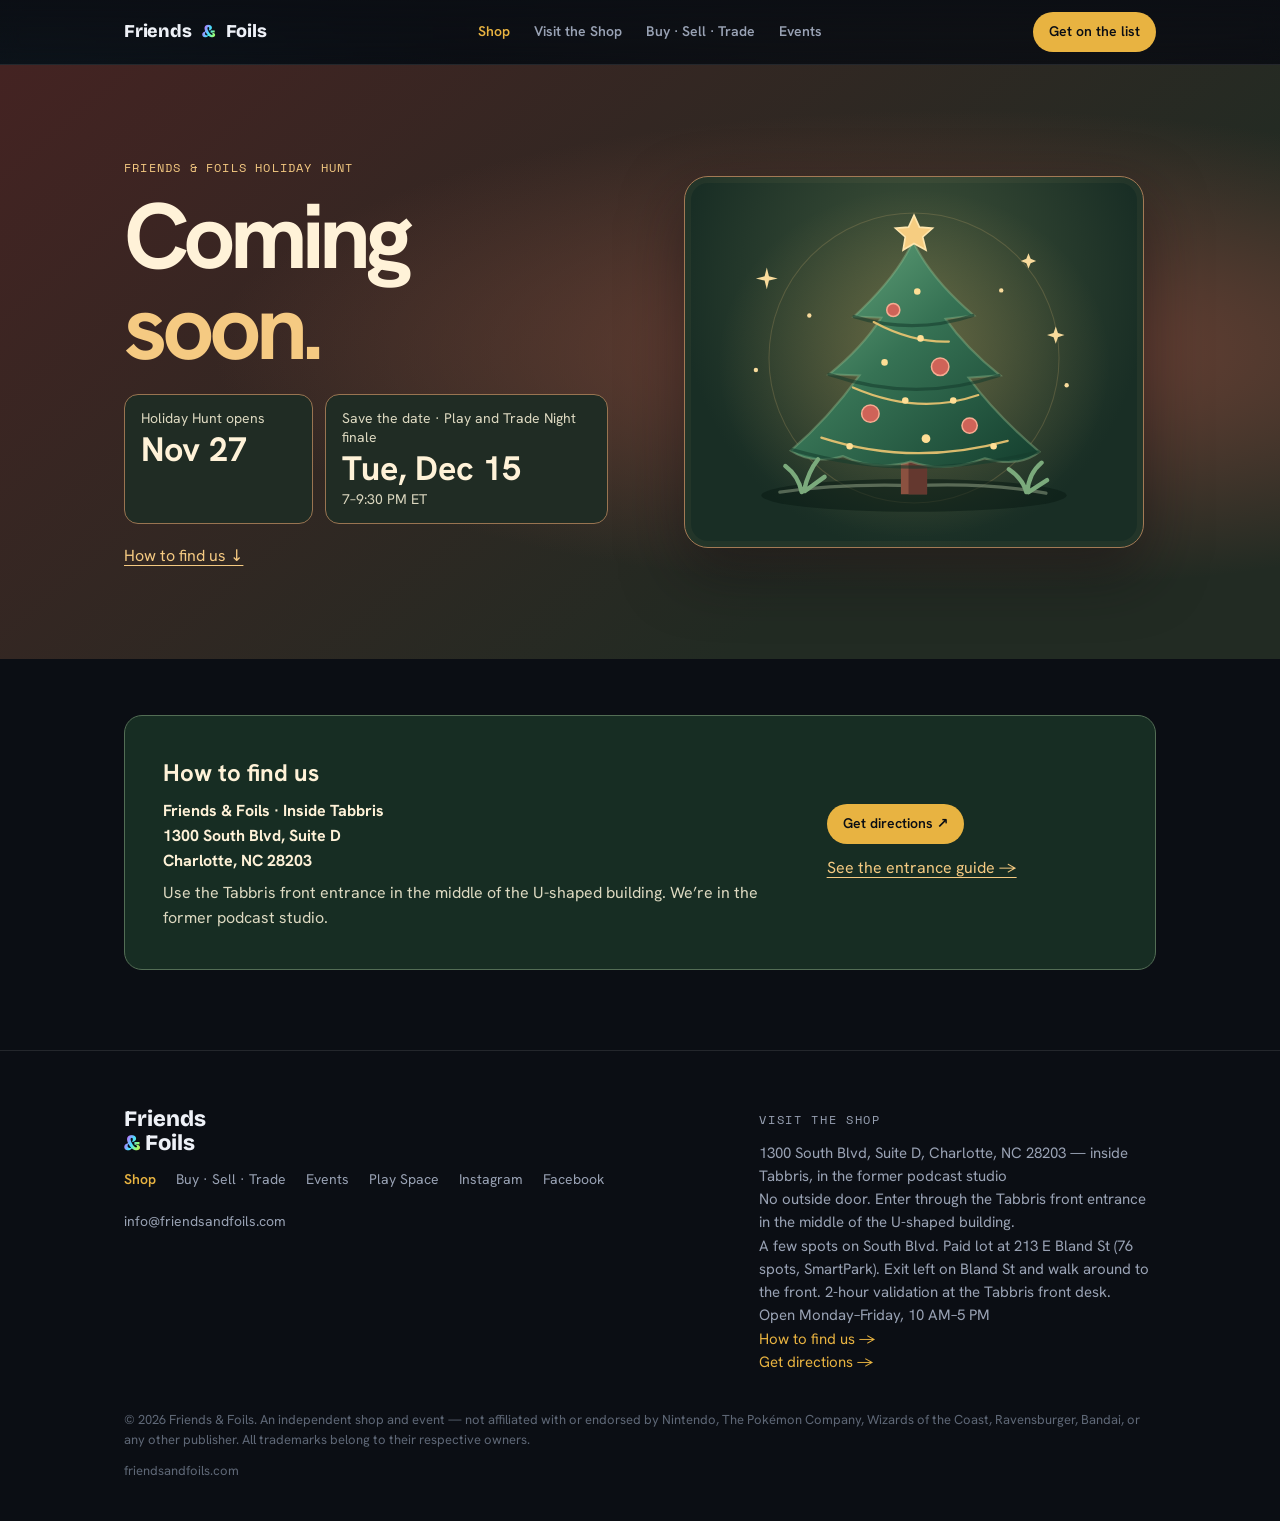
<file: holiday-hunt/index.html>
<!doctype html>
<html lang="en"><head><meta charset="utf-8"><meta name="viewport" content="width=device-width, initial-scale=1"><title>F&amp;F Holiday Hunt — Coming Nov 27</title><meta name="description" content="The Friends &amp; Foils Holiday Hunt is coming Nov 27. Save Tuesday, Dec 15, 7–9:30 PM ET, for the Play and Trade Night finale."><link rel="canonical" href="https://friendsandfoils.com/holiday-hunt/"><meta property="og:title" content="F&amp;F Holiday Hunt — Coming Nov 27"><meta property="og:description" content="The Friends &amp; Foils Holiday Hunt is coming Nov 27. Save Tuesday, Dec 15, 7–9:30 PM ET, for the Play and Trade Night finale."><meta property="og:type" content="website"><meta property="og:url" content="https://friendsandfoils.com/holiday-hunt/"><link rel="preconnect" href="https://fonts.googleapis.com"><link rel="preconnect" href="https://fonts.gstatic.com" crossorigin><link href="https://fonts.googleapis.com/css2?family=Bricolage+Grotesque:opsz,wght@12..96,600;12..96,700;12..96,800&amp;family=Hanken+Grotesk:wght@400;500;600;700&amp;family=Space+Mono:wght@400;700&amp;display=swap" rel="stylesheet"><link rel="stylesheet" href="/assets/styles.css"><link rel="stylesheet" href="/assets/holiday-teaser.css"></head>
<body class="holiday-teaser"><a class="hunt-skip" href="#main">Skip to hunt content</a><header>
  <div class="wrap nav">
    <a class="brand" href="/">Friends <span class="amp">&amp;</span> Foils</a>
    <nav class="nav-links" id="navlinks" aria-label="Primary">
      <a class="shop" href="https://monverisuite.com/shop.php?page=products&amp;store=sycfubdgfibgfm5c5kfa" target="_blank" rel="noopener">Shop</a>
      <a href="/#visit">Visit the Shop</a>
      <a href="/buy-sell-trade/">Buy · Sell · Trade</a>
      <a href="/events/">Events</a>
      <a class="cta only-mobile" href="/#join">Get on the list</a>
    </nav>
    <div class="nav-right">
      <a class="cta only-desktop" href="/#join">Get on the list</a>
      <button class="menu-btn" id="menuBtn" aria-expanded="false" aria-controls="navlinks" aria-label="Open menu">
        <svg viewBox="0 0 24 24" fill="none" stroke-width="2" stroke-linecap="round"><path d="M3 6h18M3 12h18M3 18h18"/></svg>
      </button>
    </div>
  </div>
</header>
<main id="main" tabindex="-1">
  <section class="teaser-hero" aria-labelledby="teaser-heading">
    <div class="wrap teaser-grid">
      <div class="teaser-copy">
        <span class="tag">Friends &amp; Foils Holiday Hunt</span>
        <h1 id="teaser-heading">Coming <em>soon.</em></h1>
        <div class="teaser-dates" id="finale">
          <p><span>Holiday Hunt opens</span><strong>Nov 27</strong></p>
          <p><span>Save the date · Play and Trade Night finale</span><strong>Tue, Dec 15</strong><span>7–9:30 PM ET</span></p>
        </div>
        <a class="teaser-link" href="#find-us">How to find us <span aria-hidden="true">↓</span></a>
      </div>
      <div class="teaser-scene" aria-hidden="true">
        <svg viewBox="0 0 420 340" xmlns="http://www.w3.org/2000/svg" focusable="false">
          <defs>
            <linearGradient id="tree-green" x1="0" x2="1" y1="0" y2="1" gradientUnits="objectBoundingBox">
              <stop stop-color="#6cad82"/><stop offset=".46" stop-color="#367254"/><stop offset="1" stop-color="#143e2e"/>
            </linearGradient>
            <radialGradient id="tree-glow">
              <stop stop-color="#e8b967" stop-opacity=".26"/><stop offset="1" stop-color="#e8b967" stop-opacity="0"/>
            </radialGradient>
          </defs>
          <ellipse cx="210" cy="171" rx="180" ry="160" fill="url(#tree-glow)"/>
          <circle cx="210" cy="166" r="133" fill="none" stroke="#e7bf79" stroke-opacity=".19"/>
          <g fill="#f9db9c">
            <path d="M75 83l2 8 8 2-8 2-2 8-2-8-8-2 8-2zm265 54 2 6 6 2-6 2-2 6-2-6-6-2 6-2zM315 70l2 5 5 2-5 2-2 5-2-5-5-2 5-2z"/>
            <circle cx="114" cy="127" r="2"/><circle cx="290" cy="104" r="2"/><circle cx="65" cy="177" r="2"/><circle cx="350" cy="191" r="2"/>
          </g>
          <ellipse cx="210" cy="292" rx="140" ry="15" fill="#0b1c15" opacity=".58"/>
          <path d="M87 289q54-8 123-6 68-3 121 7" fill="none" stroke="#b8cba8" stroke-opacity=".4" stroke-linecap="round" stroke-width="3"/>
          <g class="teaser-tree">
            <path d="M198 250h24v41h-24z" fill="#8b5140"/>
            <path d="M205 252h17v39h-17z" fill="#64382f"/>
            <path d="M209 59q-15 33-54 69l25 1q-17 27-48 52l28 1q-28 39-63 69 19 13 48 5 30 14 62 5 32 11 68-3 31 9 50-6-40-34-65-68l29-2q-32-26-50-52l26-3q-39-33-56-68z" fill="url(#tree-green)" stroke="#92bd8e" stroke-opacity=".4" stroke-width="2"/>
            <path d="M155 128q55 17 109-1M132 181q79 27 156 1M98 250q107 31 226 2" fill="none" stroke="#163d2d" stroke-opacity=".58" stroke-width="3" stroke-linecap="round"/>
            <path d="M173 133q35 19 69 18m-88 42q60 26 115 7m-144 39q83 27 171 3" fill="none" stroke="#efc773" stroke-opacity=".9" stroke-width="2" stroke-linecap="round"/>
            <path d="M210 35l5 11 12 1-9 8 3 12-11-6-10 6 2-12-9-8 12-1z" fill="#f6cd81" stroke="#ffe6ad" stroke-width="1.5"/>
            <g fill="#cf6358" stroke="#f7ab91" stroke-width="1.4">
              <circle cx="191" cy="122" r="6"/><circle cx="234" cy="174" r="8"/><circle cx="170" cy="217" r="8"/><circle cx="261" cy="228" r="7"/>
            </g>
            <g fill="#ffde95">
              <circle cx="213" cy="105" r="3"/><circle cx="216" cy="148" r="3"/><circle cx="183" cy="170" r="3"/><circle cx="202" cy="205" r="3"/><circle cx="246" cy="205" r="3"/><circle cx="221" cy="240" r="4"/><circle cx="151" cy="247" r="3"/><circle cx="283" cy="247" r="3"/>
            </g>
          </g>
          <g class="teaser-grass" fill="none" stroke="#7baa7c" stroke-width="4" stroke-linecap="round">
            <path d="M107 289q-3-15-15-24m17 23q4-18 13-29m-12 29 18-13"/>
            <path d="M313 289q-3-12-16-21m17 21q1-17 13-27m-12 27 17-11"/>
          </g>
        </svg>
      </div>
    </div>
  </section>
  <section class="teaser-visit wrap" id="find-us" aria-labelledby="teaser-visit-heading">
    <div class="teaser-visit-panel">
      <div>
        <h2 id="teaser-visit-heading">How to find us</h2>
        <address>Friends &amp; Foils · Inside Tabbris<br>1300 South Blvd, Suite D<br>Charlotte, NC 28203</address>
        <p>Use the Tabbris front entrance in the middle of the U-shaped building. We’re in the former podcast studio.</p>
      </div>
      <div class="teaser-directions">
        <a class="cta" href="https://www.google.com/maps/search/?api=1&amp;query=1300+South+Blvd+Suite+D+Charlotte+NC+28203" target="_blank" rel="noopener">Get directions ↗</a>
        <a class="teaser-link" href="/#find-us">See the entrance guide →</a>
      </div>
    </div>
  </section>
</main>
<footer>
  <div class="wrap foot-grid">
    <div class="foot-cap">
      <div class="foot-brand">Friends<br><span class="amp">&amp;</span> Foils</div>
      <div class="foot-links">
        <a class="shop" href="https://monverisuite.com/shop.php?page=products&amp;store=sycfubdgfibgfm5c5kfa" target="_blank" rel="noopener">Shop</a>
        <a href="/buy-sell-trade/">Buy · Sell · Trade</a>
        <a href="/events/">Events</a>
        <a href="/play-space/">Play Space</a>
        <a href="https://www.instagram.com/friendsnfoils/" aria-label="Instagram" target="_blank" rel="noopener">Instagram</a>
        <a href="https://www.facebook.com/profile.php?id=61592183602542" aria-label="Facebook" target="_blank" rel="noopener">Facebook</a>
        <a href="mailto:info@friendsandfoils.com">info@friendsandfoils.com</a>
      </div>
    </div>
    <div>
      <span class="tag">Visit the shop</span>
      <p style="color:var(--muted);font-size:15px;margin:10px 0 0">1300 South Blvd, Suite D, Charlotte, NC 28203 — inside Tabbris, in the former podcast studio<br>No outside door. Enter through the Tabbris front entrance in the middle of the U-shaped building.<br>A few spots on South Blvd. Paid lot at 213 E Bland St (76 spots, SmartPark). Exit left on Bland St and walk around to the front. 2-hour validation at the Tabbris front desk.<br>Open Monday–Friday, 10 AM–5 PM<br><a href="/#find-us" style="color:var(--gold);text-decoration:none">How to find us →</a><br><a href="https://www.google.com/maps/search/?api=1&amp;query=1300+South+Blvd+Suite+D+Charlotte+NC+28203" target="_blank" rel="noopener" style="color:var(--gold);text-decoration:none">Get directions →</a></p>
    </div>
  </div>
  <div class="wrap legal">
    <span>© 2026 Friends &amp; Foils. An independent shop and event — not affiliated with or endorsed by Nintendo, The Pokémon Company, Wizards of the Coast, Ravensburger, Bandai, or any other publisher. All trademarks belong to their respective owners.</span>
    <span>friendsandfoils.com</span>
  </div>
</footer><script src="/assets/app.js" defer></script></body></html>
</file>
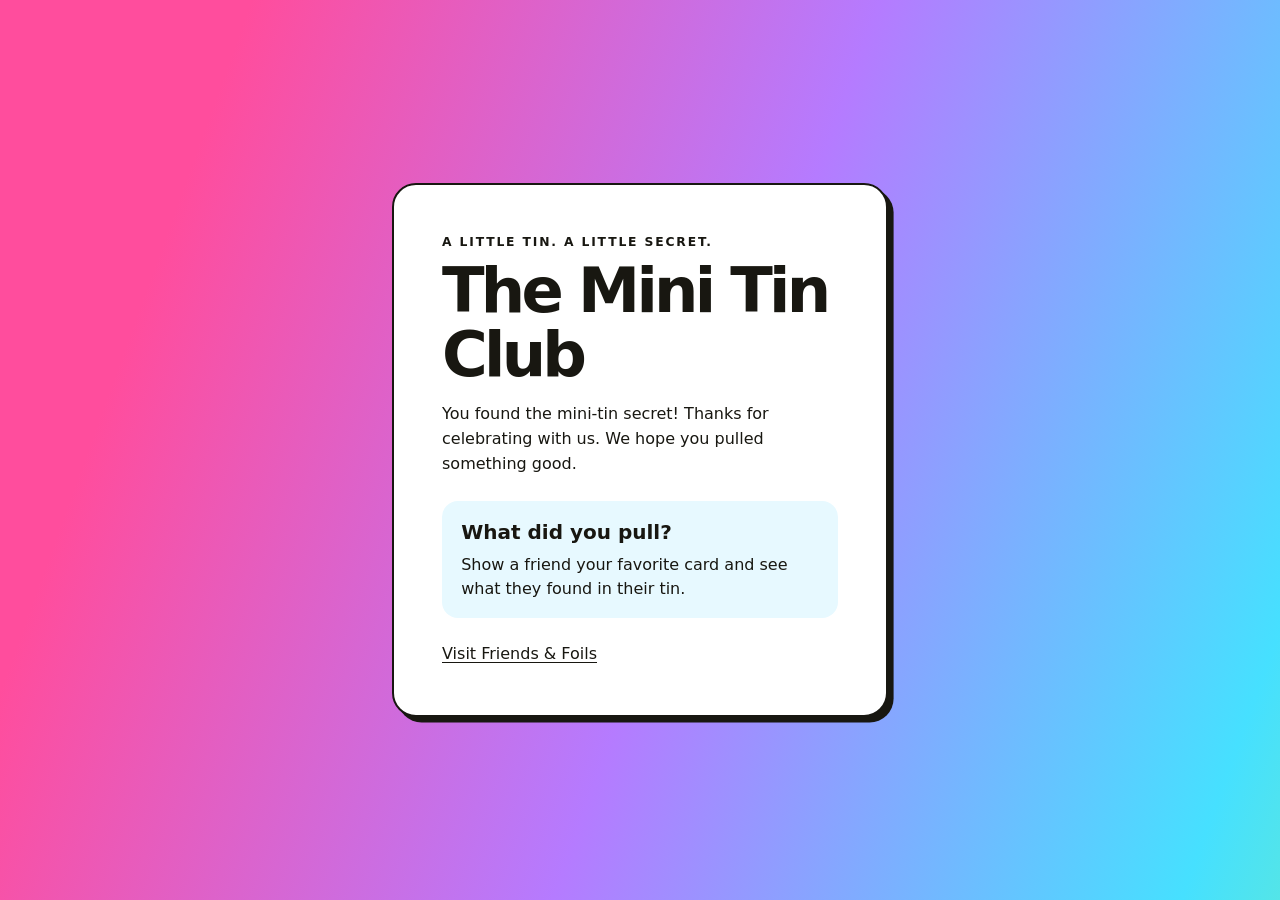
<file: mini-tin/index.html>
<!doctype html><html lang="en"><meta charset="utf-8"><meta name="viewport" content="width=device-width,initial-scale=1"><meta name="robots" content="noindex, nofollow"><title>The Mini Tin Club | Friends &amp; Foils</title>
<style>body{margin:0;min-height:100vh;display:grid;place-items:center;background-color:#b57bff;background-image:linear-gradient(110deg,#ff4d9d 8%,#b57bff 28%,#46e0ff 48%,#9cff6b 68%,#ffd24d 88%);background-size:220% 100%;animation:mini-tin-foil 7s ease-in-out infinite;color:#181711;font:1rem/1.55 system-ui,sans-serif}main{box-sizing:border-box;width:min(31rem,calc(100% - 2rem));margin:1rem;padding:clamp(1.5rem,5vw,3rem);border:2px solid;border-radius:1.5rem;background:#fff;box-shadow:.35rem .35rem 0 #181711}h1{font-size:clamp(2.4rem,9vw,3.9rem);line-height:1.02;margin:.45rem 0 1rem;letter-spacing:-.06em}h2{font-size:1.25rem;margin:0}.eyebrow{margin:0;font-size:.77rem;letter-spacing:.15em;font-weight:750}.pull{padding:1rem 1.2rem;background:#e7f9ff;border-radius:1rem;margin:1.5rem 0}.pull p{margin:.3rem 0 0}a{color:inherit;text-underline-offset:.2em}@keyframes mini-tin-foil{0%,100%{background-position:0% 0}50%{background-position:100% 0}}@media(prefers-reduced-motion:reduce){body{animation:none;background-position:50% 0}}</style>
<main><p class="eyebrow">A LITTLE TIN. A LITTLE SECRET.</p><h1>The Mini Tin Club</h1><p>You found the mini-tin secret! Thanks for celebrating with us. We hope you pulled something good.</p><section class="pull"><h2>What did you pull?</h2><p>Show a friend your favorite card and see what they found in their tin.</p></section><footer><a href="/">Visit Friends &amp; Foils</a></footer></main>
<style>
.tin-flight{position:fixed;inset:0;overflow:hidden;pointer-events:none;z-index:10;isolation:isolate}
.tin-bird{position:absolute;top:clamp(-5px,6vh,62px);left:0;width:clamp(142px,23vw,310px);height:auto;translate:-120% 0;animation:tin-cross 6.3s linear 4s both;will-change:translate}
.tin-wing{transform-box:view-box;transform-origin:140px 91px;animation:tin-flap 1.65s ease-in-out 4s 4 alternate}
.tin-far{animation-name:tin-flap-far;transform-origin:159px 80px}
@keyframes tin-cross{0%{translate:-115% 10px;rotate:-7deg}22%{translate:13vw 0;rotate:-3deg}48%{translate:43vw -17px;rotate:2deg}74%{translate:73vw 1px;rotate:0deg}100%{translate:108vw -9px;rotate:-4deg}}
@keyframes tin-flap{0%{transform:rotate(0) scaleY(1)}42%{transform:rotate(7deg) scaleY(.7)}100%{transform:rotate(21deg) scaleY(-.33)}}
@keyframes tin-flap-far{0%{transform:rotate(0) scaleY(1)}42%{transform:rotate(-4deg) scaleY(.6)}100%{transform:rotate(-17deg) scaleY(-.34)}}
.tin-glint{position:absolute;width:var(--size);aspect-ratio:1;left:var(--x);top:var(--y);color:#ffdf86;background:currentColor;opacity:0;border-radius:50%;box-shadow:0 0 5px #fff0a6;animation:tin-drift var(--life) ease-out var(--delay) both}
.tin-glint:nth-child(5n){border-radius:0;clip-path:polygon(50% 0,59% 39%,100% 50%,59% 60%,50% 100%,41% 60%,0 50%,41% 40%);background:#ffefb1}
@keyframes tin-drift{0%{opacity:0;transform:translate(0,0) scale(.55)}12%{opacity:.92}57%{opacity:.65}100%{opacity:0;transform:translate(var(--drift),var(--fall)) scale(.24)}}
@media(max-height:450px){.tin-bird{top:-5px;width:clamp(124px,20vw,200px)}}
@media(prefers-reduced-motion:reduce){.tin-flight{display:none}}
</style>
<div class="tin-flight" aria-hidden="true">
<svg class="tin-bird" viewBox="0 0 244 148" fill="none" xmlns="http://www.w3.org/2000/svg">
<g stroke="#4d231c" stroke-width="1.75" stroke-linejoin="round" stroke-linecap="round">
<!-- Far primaries, shaded below the body. -->
<g class="tin-wing tin-far">
<path fill="#821d27" d="M145 86c-7-17-17-27-30-37-9-7-11-18-9-29 10 10 19 12 30 18-5-10-3-20 2-27 4 13 14 19 21 26-2-13 2-22 9-29 0 17 11 24 15 39 5 15-4 31-19 40z"/>
<path fill="#c74933" d="M148 79c-7-17-21-25-28-37 10 6 26 13 34 30-10-18-14-30-15-37 11 9 21 20 25 35l7-18 7 12-13 18z"/>
<path fill="#186f51" d="M107 20c7 8 13 11 20 14l-13 0c-6-4-8-9-7-14zm31-9c2 8 5 14 11 19l-10-3c-3-5-3-11-1-16zm30-3c0 10 5 17 9 23l-9-4c-3-5-2-13 0-19z"/>
</g>
<!-- Layered ribbon-tail: gold edges, bone-white flare, warm cel shadows. -->
<path fill="#9f3b2a" d="M130 100C89 117 51 121 19 140c9-13 22-24 43-35C40 112 19 111 4 110c21-7 39-18 57-26C41 83 25 77 14 67c24 6 47 2 65 10l49 5z"/>
<path fill="#ed9e3c" d="M122 91C81 93 55 101 6 109c22-8 37-20 57-27-22-2-38-8-46-13 23 3 47 4 71 11z"/>
<path fill="#fff3c4" d="M119 90c-30 2-68 6-97 16 19-9 29-17 49-21-24-4-35-8-45-13 31 7 58 7 93 18z"/>
<path fill="#f2bb50" d="M122 98c-34 9-64 17-102 39 13-16 36-28 65-36-22 6-40 6-57 6 38-7 61-15 94-9z"/>
<path fill="#fff0a9" d="M114 101c-23 7-53 14-80 29 18-12 39-24 80-29z"/>
<!-- Cambered body and scalloped cream breast. -->
<path fill="#a8242c" d="M92 91c20-6 29-14 54-18 15-2 28 3 41-2 8-3 10-14 19-18 10-4 20 0 22 8l-7 14c-4 6-13 7-18 11-7 7-11 20-28 25-21 7-49 1-77-12l-13-2z"/>
<path fill="#ec563d" stroke="none" d="M107 91c18-7 34-17 58-13 12 2 31-2 35-14 7-8 17-10 25-4l-10 12c-15 5-20 29-40 32-15 1-54-3-68-13z"/>
<path fill="#f6e6b6" d="M194 81c-7 1-10 11-23 13-7 1-12-2-17-1l5 6-9 1 10 5-7 2 11 6c24 0 36-17 40-26z"/>
<path fill="#ceaa79" stroke="none" d="M204 87c-5 10-16 23-40 26l-6-4c15-1 30-9 33-16z"/>
<path fill="#edb14a" d="M159 106c-3 7-13 12-21 13l2-4-6-1 8-4-4-3 13 1z"/>
<path fill="#f7c660" d="M180 108c-2 7-10 13-21 14l2-4-6 1 2-5-4-2 13-2z"/>
<!-- Gold crest, mask, beak and small dark eye. -->
<path fill="#e59c3b" d="M202 60c0-9-3-15-7-22 8 3 13 7 17 14-1-8 2-16 6-21 1 7 3 15 3 20 3-4 7-7 12-9-3 7-6 13-10 17z"/>
<path fill="#ffe185" stroke="none" d="M200 42c5 4 9 8 11 14l-5 1zm17-6c0 7 1 14 0 20l-4 1c0-8 1-15 4-21z"/>
<path fill="#fff1c7" d="M210 63c6-4 13-3 17 1l-4 7c-5-5-10-2-15 0z"/>
<path fill="#f6be54" d="M226 64c6-1 12 1 15 5l-9 3-8 2-3-4z"/>
<path d="m226 70 10-1" stroke="#ad6329" stroke-width="1"/>
<path d="M214 65c2-1 5-1 7 0" stroke="#74312b" stroke-width="1.1"/>
<ellipse fill="#261b21" stroke="none" cx="218.5" cy="66" rx="1.55" ry="1.8"/>
<!-- Near wing: individually notched primaries, green end bands and gold coverts. -->
<g class="tin-wing">
<path fill="#aa2930" d="M153 93C137 96 120 89 108 82 98 75 87 74 73 67c-9-5-17-12-21-21 10 4 20 5 31 6-15-9-26-21-30-33 11 7 25 12 37 14C76 21 72 11 73 3c13 7 24 17 37 24-5-8-5-17-3-24 10 8 17 19 22 29 3-6 7-9 12-11 4 17 6 25 16 35 14 15 13 33-4 37z"/>
<path fill="#e84b32" stroke="none" d="M155 86c-16 4-35-6-47-13L83 62c20 3 43 13 50 12C119 65 98 62 82 46c24 7 43 19 60 28-12-12-32-25-43-44 14 7 30 25 44 32l-9-24 18 20c11 12 12 24 3 28z"/>
<path fill="#267655" d="M52 46c10 4 20 5 31 6l-7 9c-10-2-17-7-24-15zm1-27c11 7 25 12 37 14l-11 8C66 35 57 26 53 19zm20-16c13 7 24 17 37 24l-11 2C87 24 77 15 73 3zm34 0c10 8 17 19 22 29l-11-5c-5-7-9-14-11-24z"/>
<path fill="#65ad68" stroke="none" d="M59 50c7 3 14 3 20 4l-3 3zm3-24c7 4 15 7 23 8l-5 3zm19-15c9 5 17 13 24 16l-5 1zm31-1c6 5 10 12 14 19l-6-4z"/>
<path fill="#fcb55a" stroke="none" d="M158 77c-10-8-19-17-31-25l8 14-21-12 13 13-19-4 25 14c-10-3-15-3-21-4 9 7 27 13 36 13 7 0 10-2 10-9z"/>
<path d="M87 47c12 7 25 12 34 19m-18-30c9 11 21 17 28 25m-54 3c11 5 22 6 33 11" stroke="#97322a" stroke-width="1"/>
<path d="M136 77c6 4 11 5 15 4" stroke="#fff0a0" stroke-width="1.25"/>
</g>
</g>
</svg>
</div>
<script>
(()=>{
  const layer=document.querySelector('.tin-flight');
  if(matchMedia('(prefers-reduced-motion: reduce)').matches)return;
  const height=innerHeight,width=innerWidth;
  const narrow=height<=450;
  const tipY=narrow?43:Math.min(62,height*.06)+Math.min(70,Math.max(35,width*.051));
  let seed=41917;
  const rand=()=>((seed=(Math.imul(1664525,seed)+1013904223)>>>0)/4294967296);
  for(let i=0;i<27;i++){
    const x=(i+.5)/27;
    const t=(x*width+Math.max(85,width*.12))/(width*1.08+Math.max(160,width*.26));
    const el=document.createElement('i');
    el.className='tin-glint';
    const vars={x:(x*100)+'%',y:(tipY+rand()*18-9)+'px',delay:(4+t*6.3+.18+rand()*.2)+'s',life:(1.5+rand()*1.7)+'s',size:(i%5===4?8:2+rand()*3)+'px',drift:(rand()*23-8)+'px',fall:(32+rand()*60)+'px'};
    for(const [k,v] of Object.entries(vars))el.style.setProperty('--'+k,v);
    layer.append(el);
  }
  setTimeout(()=>layer.remove(),13700);
})();
</script>
</html>
</file>
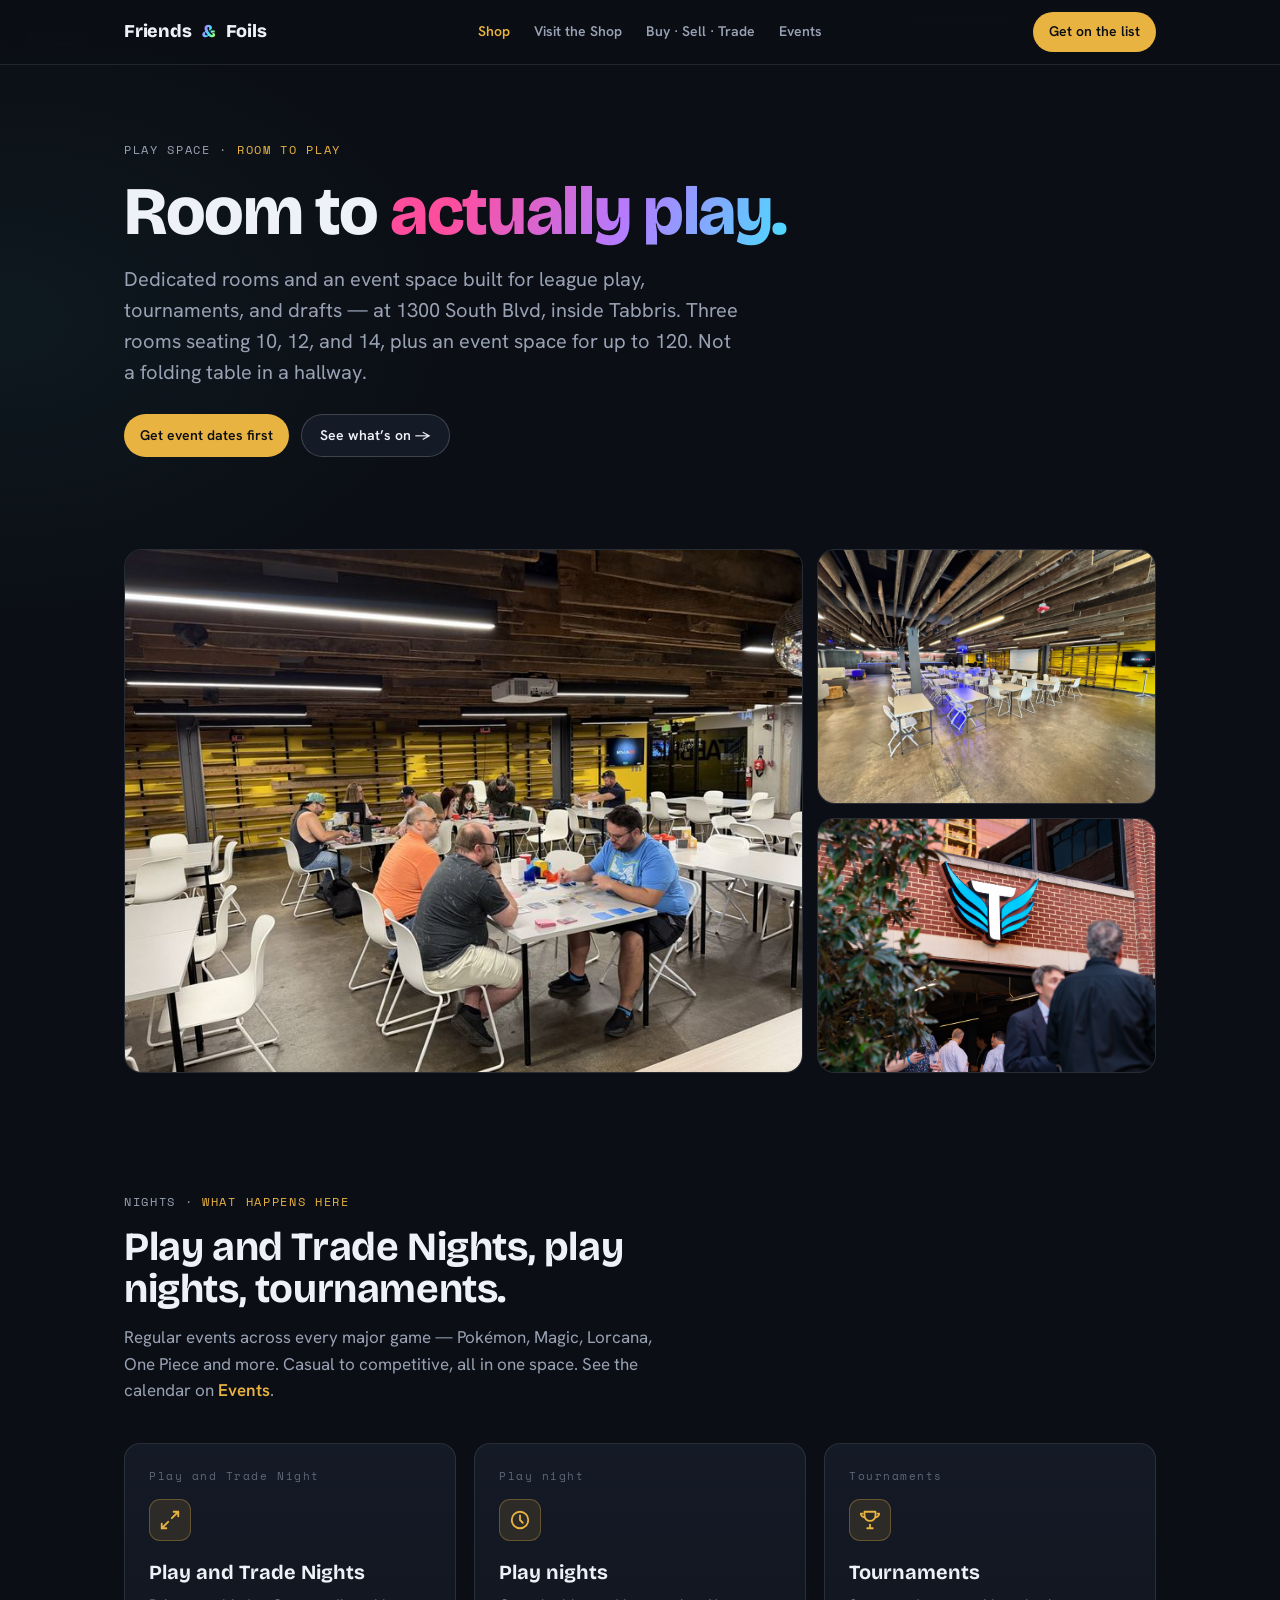
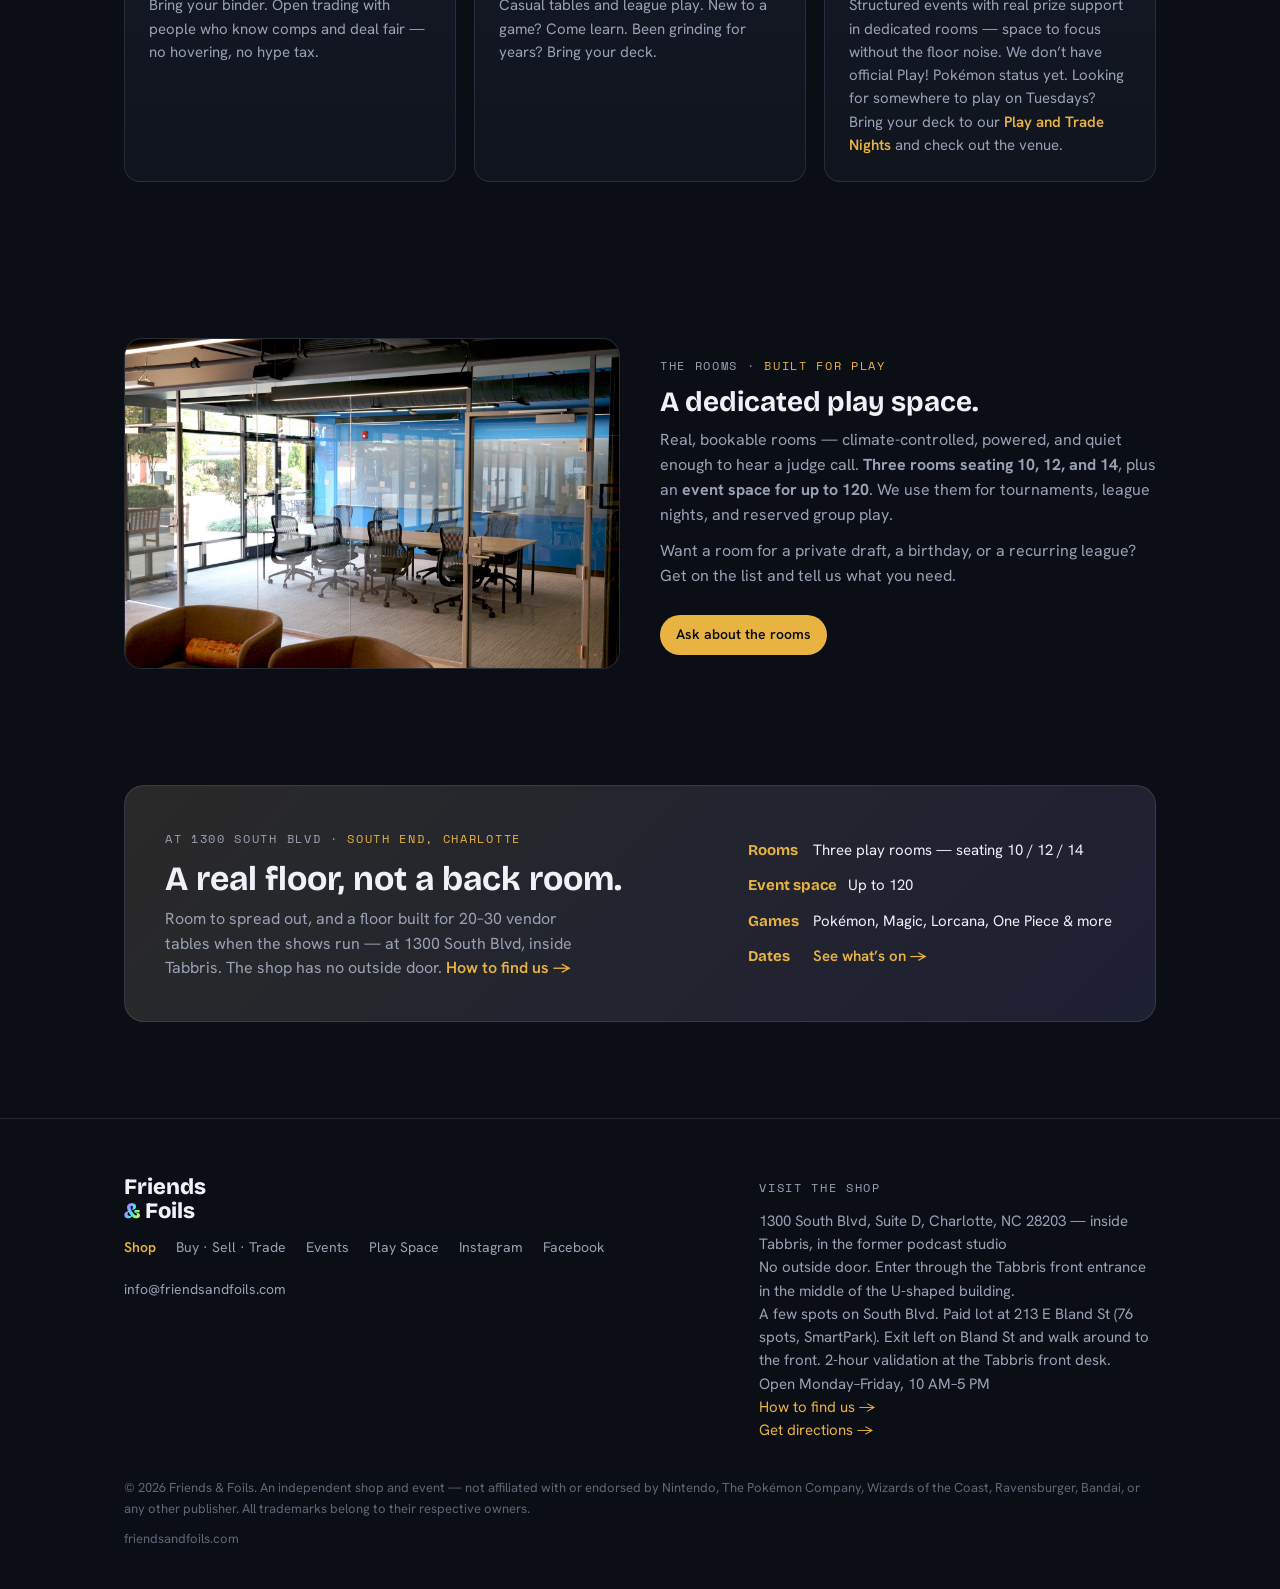
<file: play-space/index.html>
<!doctype html>
<html lang="en">
<head>
<meta charset="utf-8" />
<meta name="viewport" content="width=device-width, initial-scale=1" />
<title>Play Space — Friends &amp; Foils | Dedicated play rooms &amp; event space at Tabbris</title>
<meta name="description" content="The Friends & Foils play space — three dedicated rooms seating 10, 12, and 14, plus an event space for up to 120, at 1300 South Blvd inside Tabbris in South End, Charlotte. Built for league play, tournaments, and drafts." />

<meta property="og:title" content="Play Space — Friends & Foils" />
<meta property="og:description" content="Dedicated play rooms (seating 10/12/14) and an event space for up to 120 — built for league play, tournaments, and drafts." />
<meta property="og:type" content="website" />
<meta property="og:url" content="https://friendsandfoils.com/play-space/" />

<link rel="preconnect" href="https://fonts.googleapis.com">
<link rel="preconnect" href="https://fonts.gstatic.com" crossorigin>
<link href="https://fonts.googleapis.com/css2?family=Bricolage+Grotesque:opsz,wght@12..96,600;12..96,700;12..96,800&family=Hanken+Grotesk:wght@400;500;600;700&family=Space+Mono:wght@400;700&display=swap" rel="stylesheet">
<link rel="stylesheet" href="/assets/styles.css" />
</head>
<body>

<header>
  <div class="wrap nav">
    <a class="brand" href="/">Friends <span class="amp">&amp;</span> Foils</a>
    <nav class="nav-links" id="navlinks" aria-label="Primary">
      <a class="shop" href="https://monverisuite.com/shop.php?page=products&amp;store=sycfubdgfibgfm5c5kfa" target="_blank" rel="noopener">Shop</a>
      <a href="/#visit">Visit the Shop</a>
      <a href="/buy-sell-trade/">Buy · Sell · Trade</a>
      <a href="/events/">Events</a>
      <a class="cta only-mobile" href="/#join">Get on the list</a>
    </nav>
    <div class="nav-right">
      <a class="cta only-desktop" href="/#join">Get on the list</a>
      <button class="menu-btn" id="menuBtn" aria-expanded="false" aria-controls="navlinks" aria-label="Open menu">
        <svg viewBox="0 0 24 24" fill="none" stroke-width="2" stroke-linecap="round"><path d="M3 6h18M3 12h18M3 18h18"/></svg>
      </button>
    </div>
  </div>
</header>

<main>

  <section class="page-hero">
    <div class="wrap">
      <span class="tag">Play Space · <span class="num">Room to play</span></span>
      <h1>Room to <span class="foil">actually play.</span></h1>
      <p class="lede">Dedicated rooms and an event space built for league play, tournaments, and drafts — at 1300 South Blvd, inside Tabbris. Three rooms seating 10, 12, and 14, plus an event space for up to 120. Not a folding table in a hallway.</p>
      <div class="actions">
        <a class="cta" href="/#join">Get event dates first</a>
        <a class="btn-ghost" href="/events/">See what&rsquo;s on →</a>
      </div>
    </div>
  </section>

  <!-- VENUE PHOTOS: real Tabbris photography. Better "set up for play" shots welcome — swap files in /assets/img/. -->
  <section class="tight">
    <div class="wrap">
      <div class="gallery">
        <div class="media"><img src="/assets/img/shop/play-night-event-space.jpg" srcset="/assets/img/shop/play-night-event-space-800.jpg 800w, /assets/img/shop/play-night-event-space.jpg 1600w" sizes="(max-width: 860px) calc(100vw - 48px), 680px" width="1600" height="1200" alt="A play night in the Tabbris event space, with several tables of players and a projector at the front of the room" loading="lazy" /></div>
        <div class="media"><img src="/assets/img/event-space.jpg" alt="The event space set up with tables" loading="lazy" /></div>
        <div class="media"><img src="/assets/img/venue-outside.avif" alt="1300 South Blvd — the Tabbris building in South End, Charlotte" loading="lazy" /></div>
      </div>
    </div>
  </section>

  <section>
    <div class="wrap">
      <div class="sec-head">
        <span class="tag">Nights · <span class="num">What happens here</span></span>
        <h2>Play and Trade Nights, play nights, tournaments.</h2>
        <p>Regular events across every major game — Pokémon, Magic, Lorcana, One Piece and more. Casual to competitive, all in one space. See the calendar on <a class="link" href="/events/">Events</a>.</p>
      </div>
      <div class="cards">
        <div class="feature">
          <span class="num">Play and Trade Night</span>
          <div class="ico"><svg viewBox="0 0 24 24" fill="none" stroke-width="2" stroke-linecap="round" stroke-linejoin="round"><path d="M16 3h5v5"/><path d="M21 3l-7 7"/><path d="M8 21H3v-5"/><path d="M3 21l7-7"/></svg></div>
          <h3>Play and Trade Nights</h3>
          <p>Bring your binder. Open trading with people who know comps and deal fair — no hovering, no hype tax.</p>
        </div>
        <div class="feature">
          <span class="num">Play night</span>
          <div class="ico"><svg viewBox="0 0 24 24" fill="none" stroke-width="2" stroke-linecap="round" stroke-linejoin="round"><circle cx="12" cy="12" r="9"/><path d="M12 7v5l3 3"/></svg></div>
          <h3>Play nights</h3>
          <p>Casual tables and league play. New to a game? Come learn. Been grinding for years? Bring your deck.</p>
        </div>
        <div class="feature">
          <span class="num">Tournaments</span>
          <div class="ico"><svg viewBox="0 0 24 24" fill="none" stroke-width="2" stroke-linecap="round" stroke-linejoin="round"><path d="M6 3h12v4a6 6 0 0 1-12 0z"/><path d="M9 21h6M12 17v4M4 5H2a4 4 0 0 0 4 4M20 5h2a4 4 0 0 1-4 4"/></svg></div>
          <h3>Tournaments</h3>
          <p>Structured events with real prize support in dedicated rooms — space to focus without the floor noise. We don&rsquo;t have official Play! Pokémon status yet. Looking for somewhere to play on Tuesdays? Bring your deck to our <a class="link" href="/events/#trade-nights">Play and Trade Nights</a> and check out the venue.</p>
        </div>
      </div>
    </div>
  </section>

  <section class="tight">
    <div class="wrap">
      <div class="split reverse">
        <div class="media"><img src="/assets/img/rooms.jpg" alt="A dedicated play room at Friends & Foils" loading="lazy" /></div>
        <div>
          <span class="tag">The rooms · <span class="num">Built for play</span></span>
          <h3>A dedicated play space.</h3>
          <p>Real, bookable rooms — climate-controlled, powered, and quiet enough to hear a judge call. <b>Three rooms seating 10, 12, and 14</b>, plus an <b>event space for up to 120</b>. We use them for tournaments, league nights, and reserved group play.</p>
          <p>Want a room for a private draft, a birthday, or a recurring league? Get on the list and tell us what you need.</p>
          <div class="actions">
            <a class="cta" href="/#join">Ask about the rooms</a>
          </div>
        </div>
      </div>
    </div>
  </section>

  <section>
    <div class="wrap">
      <div class="band">
        <div>
          <span class="tag">At 1300 South Blvd · <span class="num">South End, Charlotte</span></span>
          <h2>A real floor, not a back room.</h2>
          <p>Room to spread out, and a floor built for 20–30 vendor tables when the shows run — at 1300 South Blvd, inside Tabbris. The shop has no outside door. <a class="link" href="/#find-us">How to find us →</a></p>
        </div>
        <ul>
          <li><b>Rooms</b> Three play rooms — seating 10 / 12 / 14</li>
          <li><b>Event space</b> Up to 120</li>
          <li><b>Games</b> Pokémon, Magic, Lorcana, One Piece &amp; more</li>
          <li><b>Dates</b> <a class="link" href="/events/">See what&rsquo;s on →</a></li>
        </ul>
      </div>
    </div>
  </section>

</main>

<footer>
  <div class="wrap foot-grid">
    <div class="foot-cap">
      <div class="foot-brand">Friends<br><span class="amp">&amp;</span> Foils</div>
      <div class="foot-links">
        <a class="shop" href="https://monverisuite.com/shop.php?page=products&amp;store=sycfubdgfibgfm5c5kfa" target="_blank" rel="noopener">Shop</a>
        <a href="/buy-sell-trade/">Buy · Sell · Trade</a>
        <a href="/events/">Events</a>
        <a href="/play-space/">Play Space</a>
        <a href="https://www.instagram.com/friendsnfoils/" aria-label="Instagram" target="_blank" rel="noopener">Instagram</a>
        <a href="https://www.facebook.com/profile.php?id=61592183602542" aria-label="Facebook" target="_blank" rel="noopener">Facebook</a>
        <a href="mailto:info@friendsandfoils.com">info@friendsandfoils.com</a>
      </div>
    </div>
    <div>
      <span class="tag">Visit the shop</span>
      <p style="color:var(--muted);font-size:15px;margin:10px 0 0">1300 South Blvd, Suite D, Charlotte, NC 28203 — inside Tabbris, in the former podcast studio<br>No outside door. Enter through the Tabbris front entrance in the middle of the U-shaped building.<br>A few spots on South Blvd. Paid lot at 213 E Bland St (76 spots, SmartPark). Exit left on Bland St and walk around to the front. 2-hour validation at the Tabbris front desk.<br>Open Monday–Friday, 10 AM–5 PM<br><a href="/#find-us" style="color:var(--gold);text-decoration:none">How to find us →</a><br><a href="https://www.google.com/maps/search/?api=1&amp;query=1300+South+Blvd+Suite+D+Charlotte+NC+28203" target="_blank" rel="noopener" style="color:var(--gold);text-decoration:none">Get directions →</a></p>
    </div>
  </div>
  <div class="wrap legal">
    <span>© 2026 Friends &amp; Foils. An independent shop and event — not affiliated with or endorsed by Nintendo, The Pokémon Company, Wizards of the Coast, Ravensburger, Bandai, or any other publisher. All trademarks belong to their respective owners.</span>
    <span>friendsandfoils.com</span>
  </div>
</footer>

<script src="/assets/app.js" defer></script>
</body>
</html>
</file>
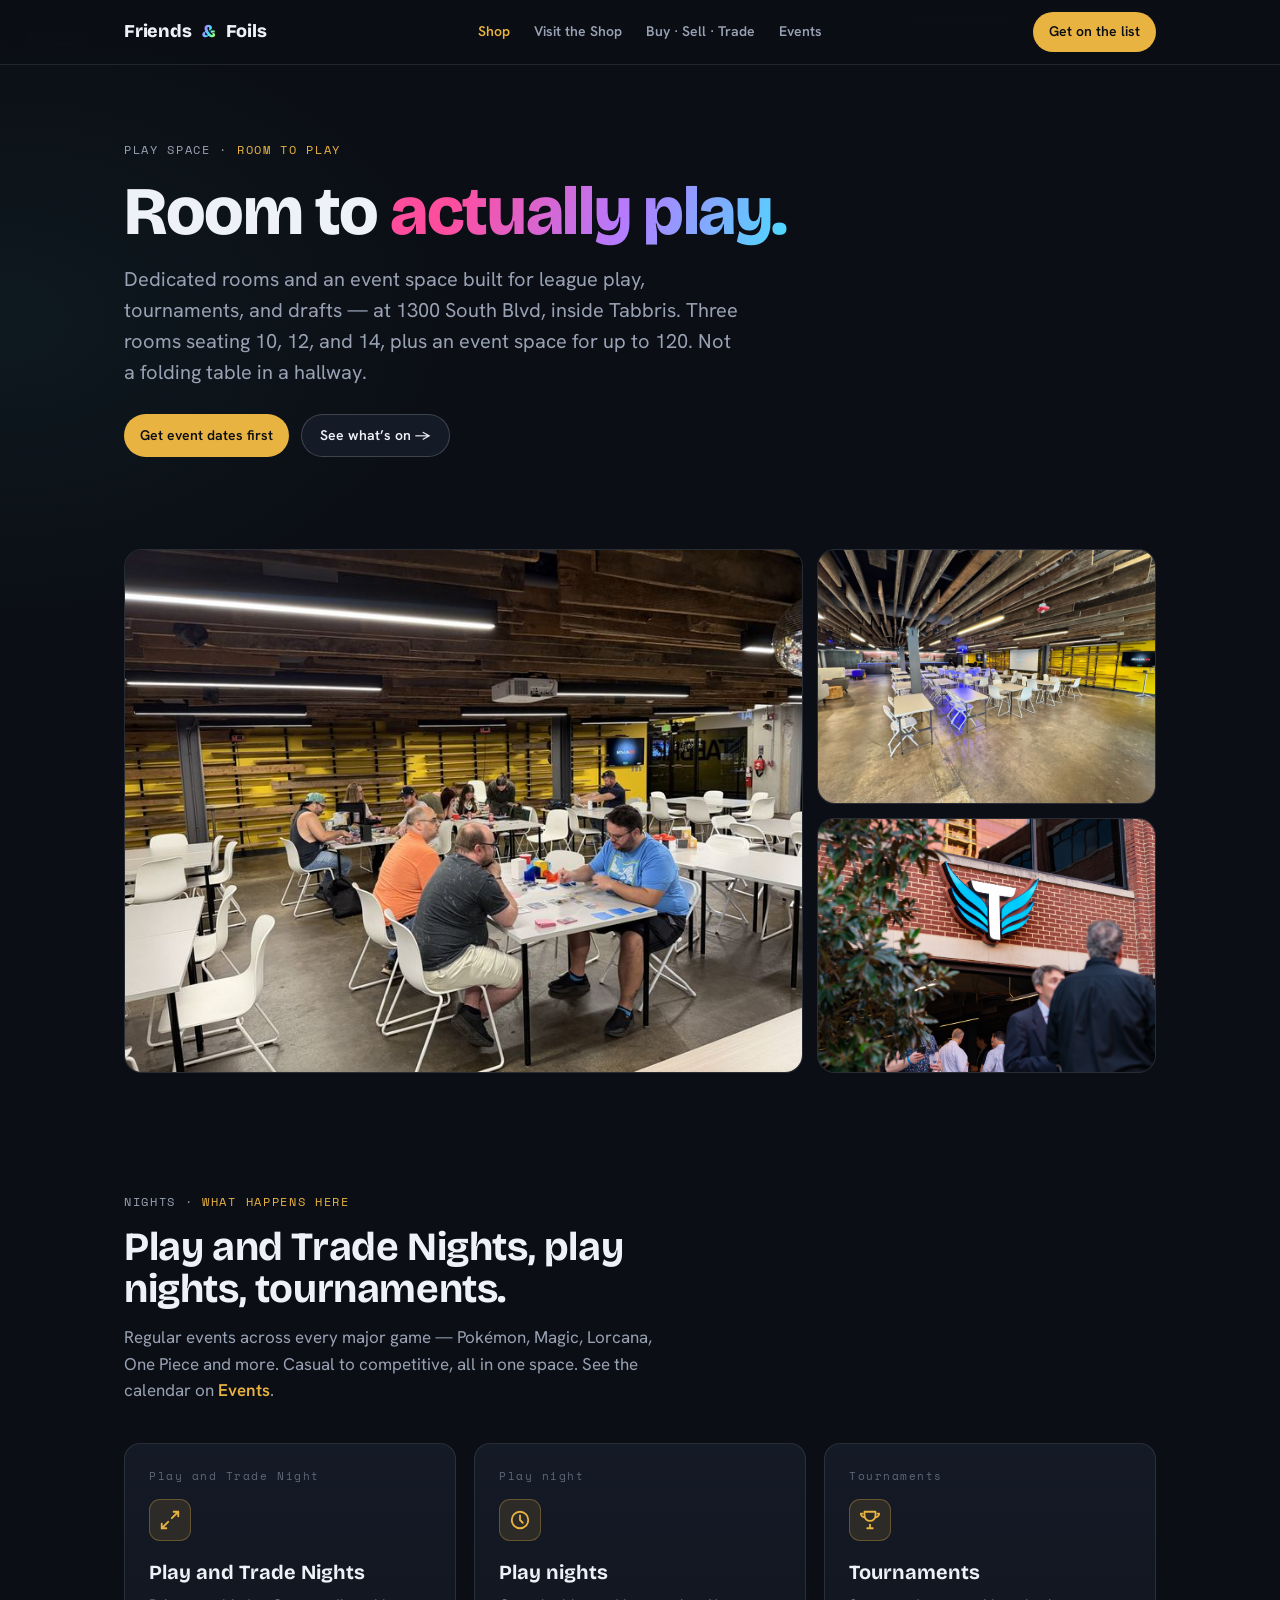
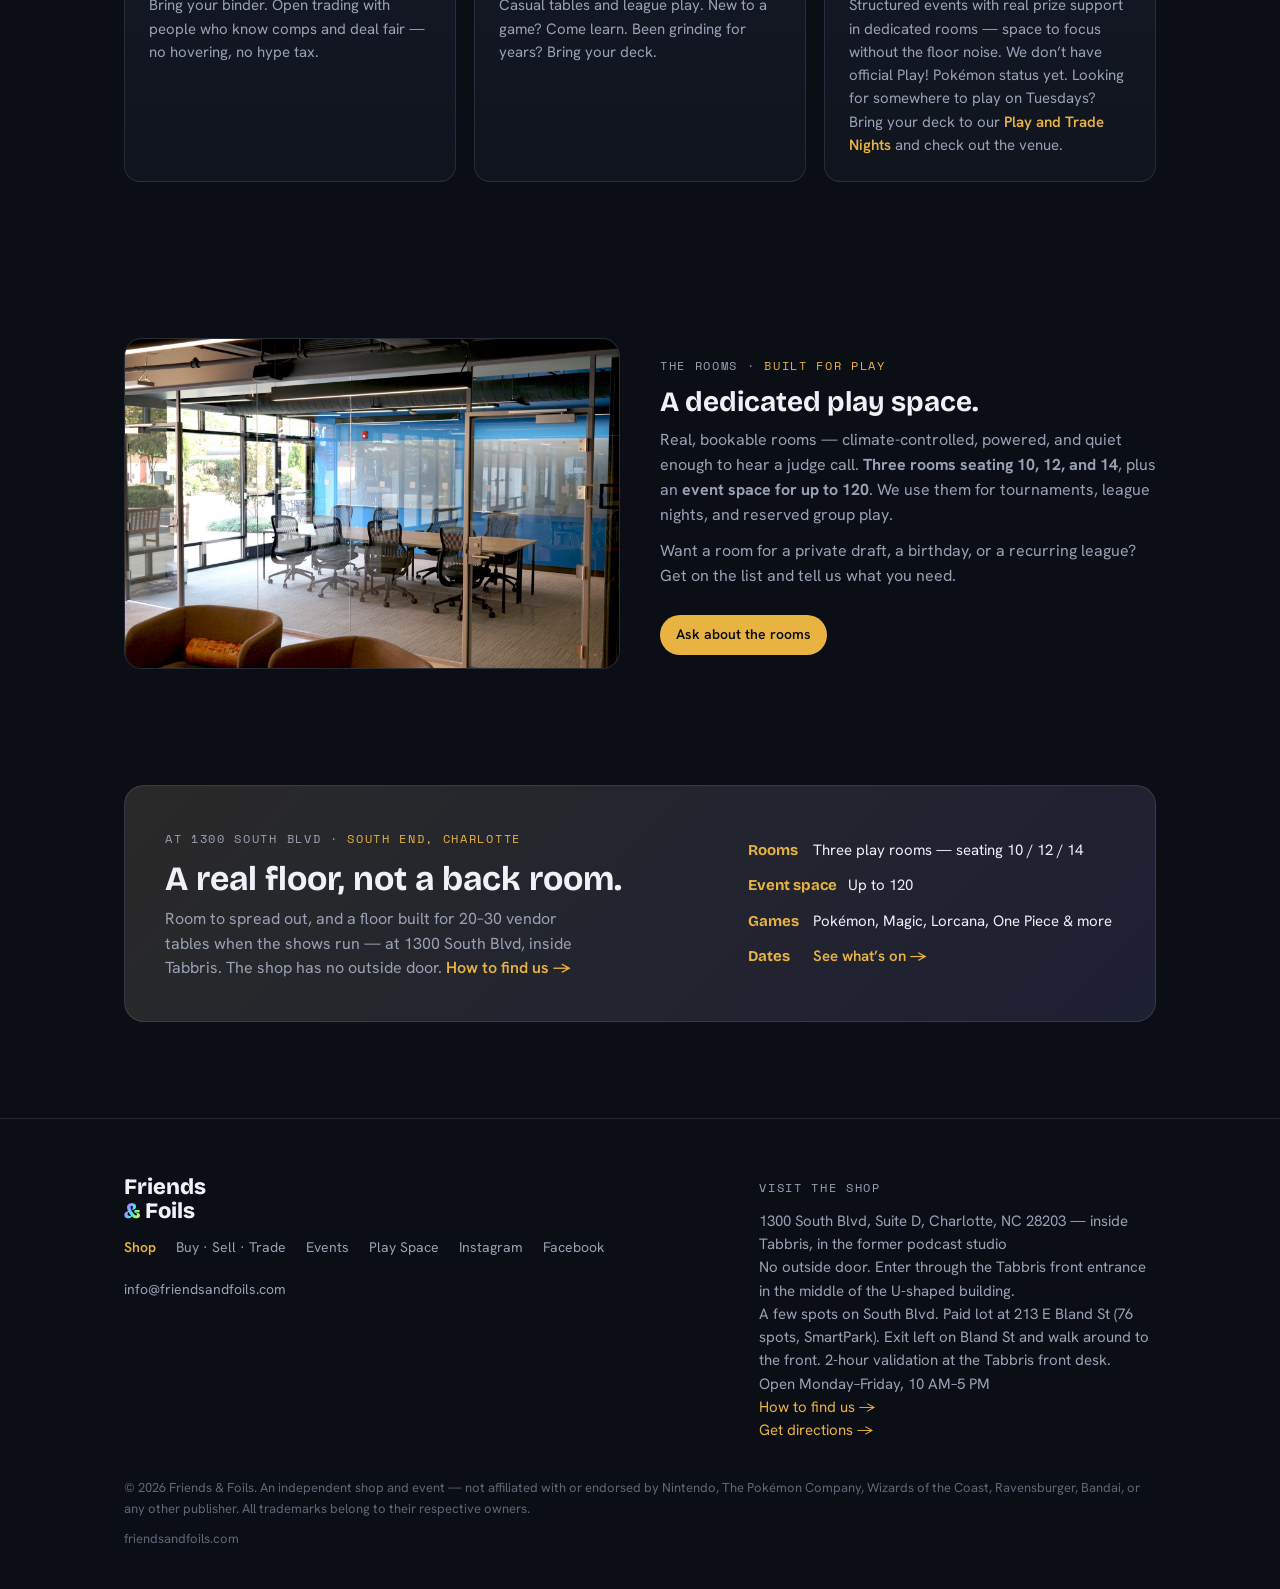
<file: spaced-play/index.html>
<!doctype html>
<html lang="en">
<head>
<meta charset="utf-8" />
<title>Play Space — Friends &amp; Foils</title>
<link rel="canonical" href="https://friendsandfoils.com/play-space/" />
<meta name="robots" content="noindex" />
<meta http-equiv="refresh" content="0; url=/play-space/" />
</head>
<body>
<p>This page has moved to <a href="/play-space/">/play-space/</a>.</p>
<script>location.replace('/play-space/');</script>
</body>
</html>
</file>
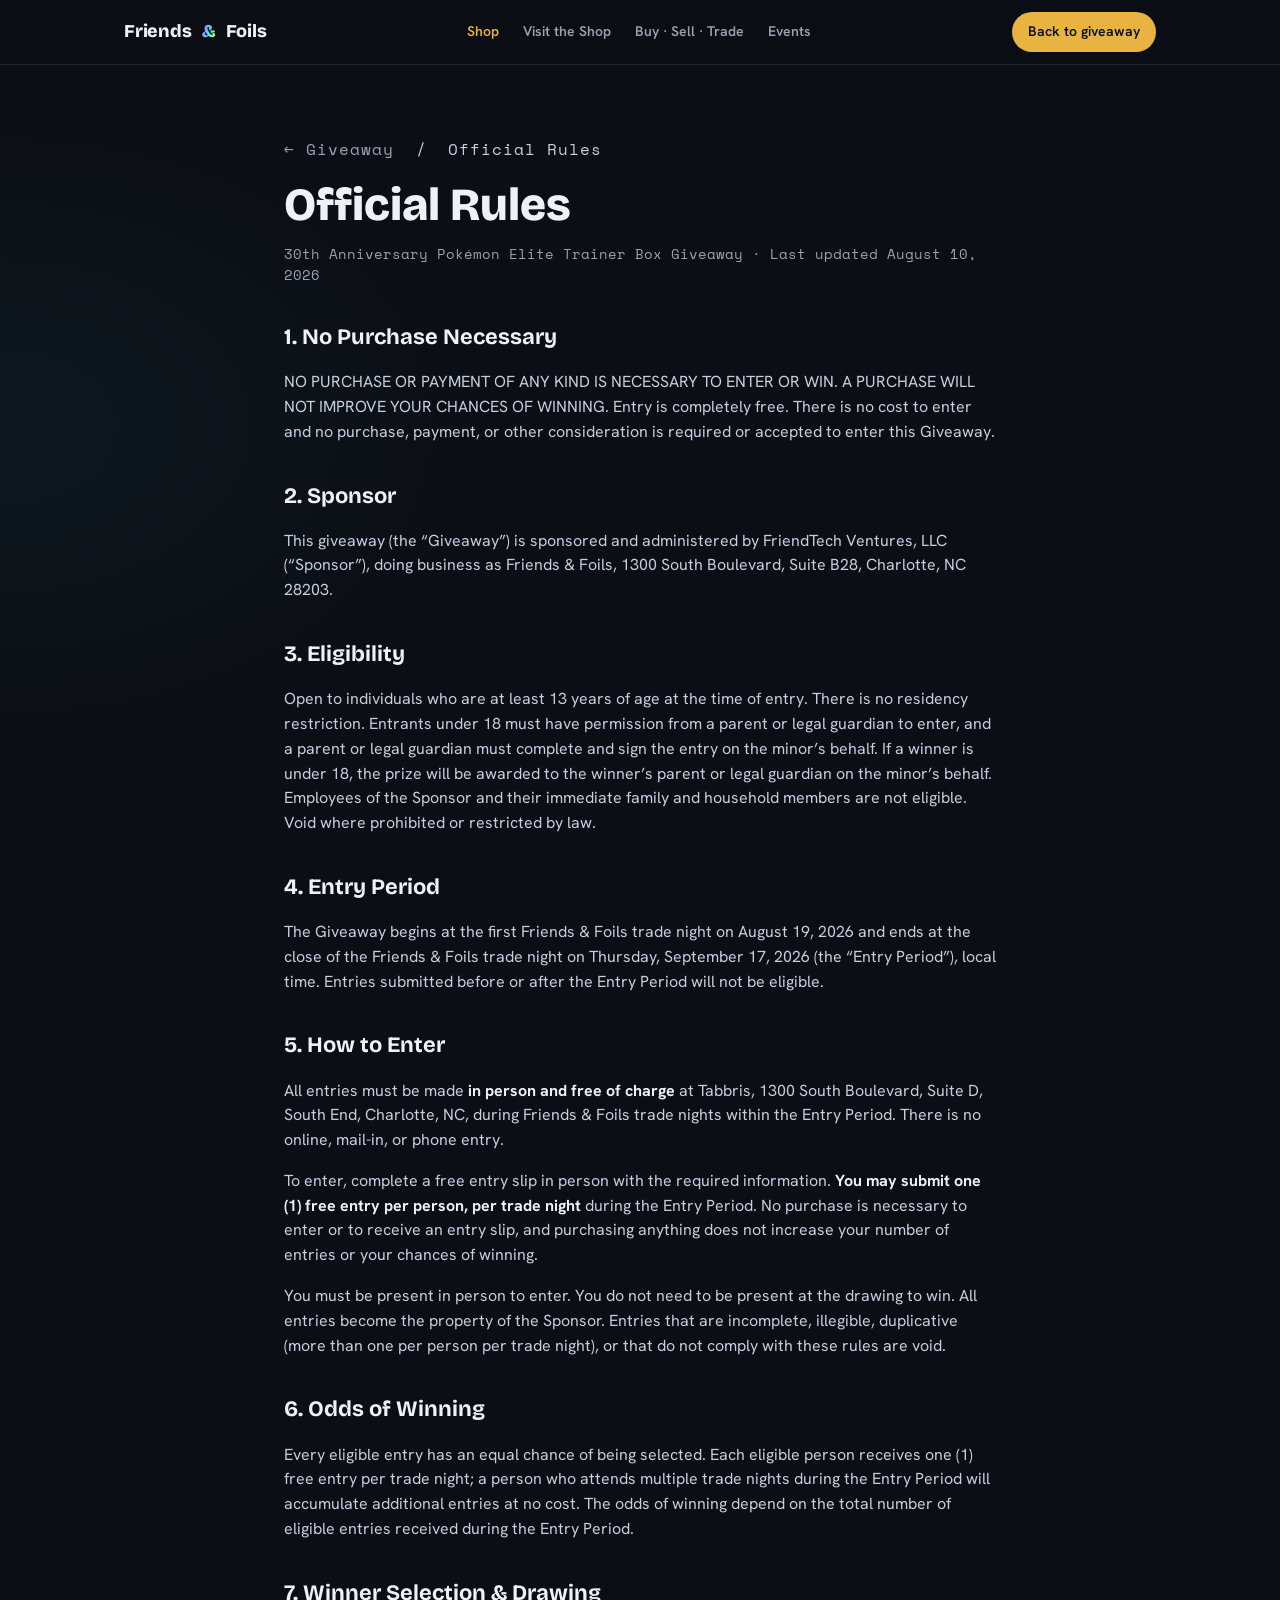
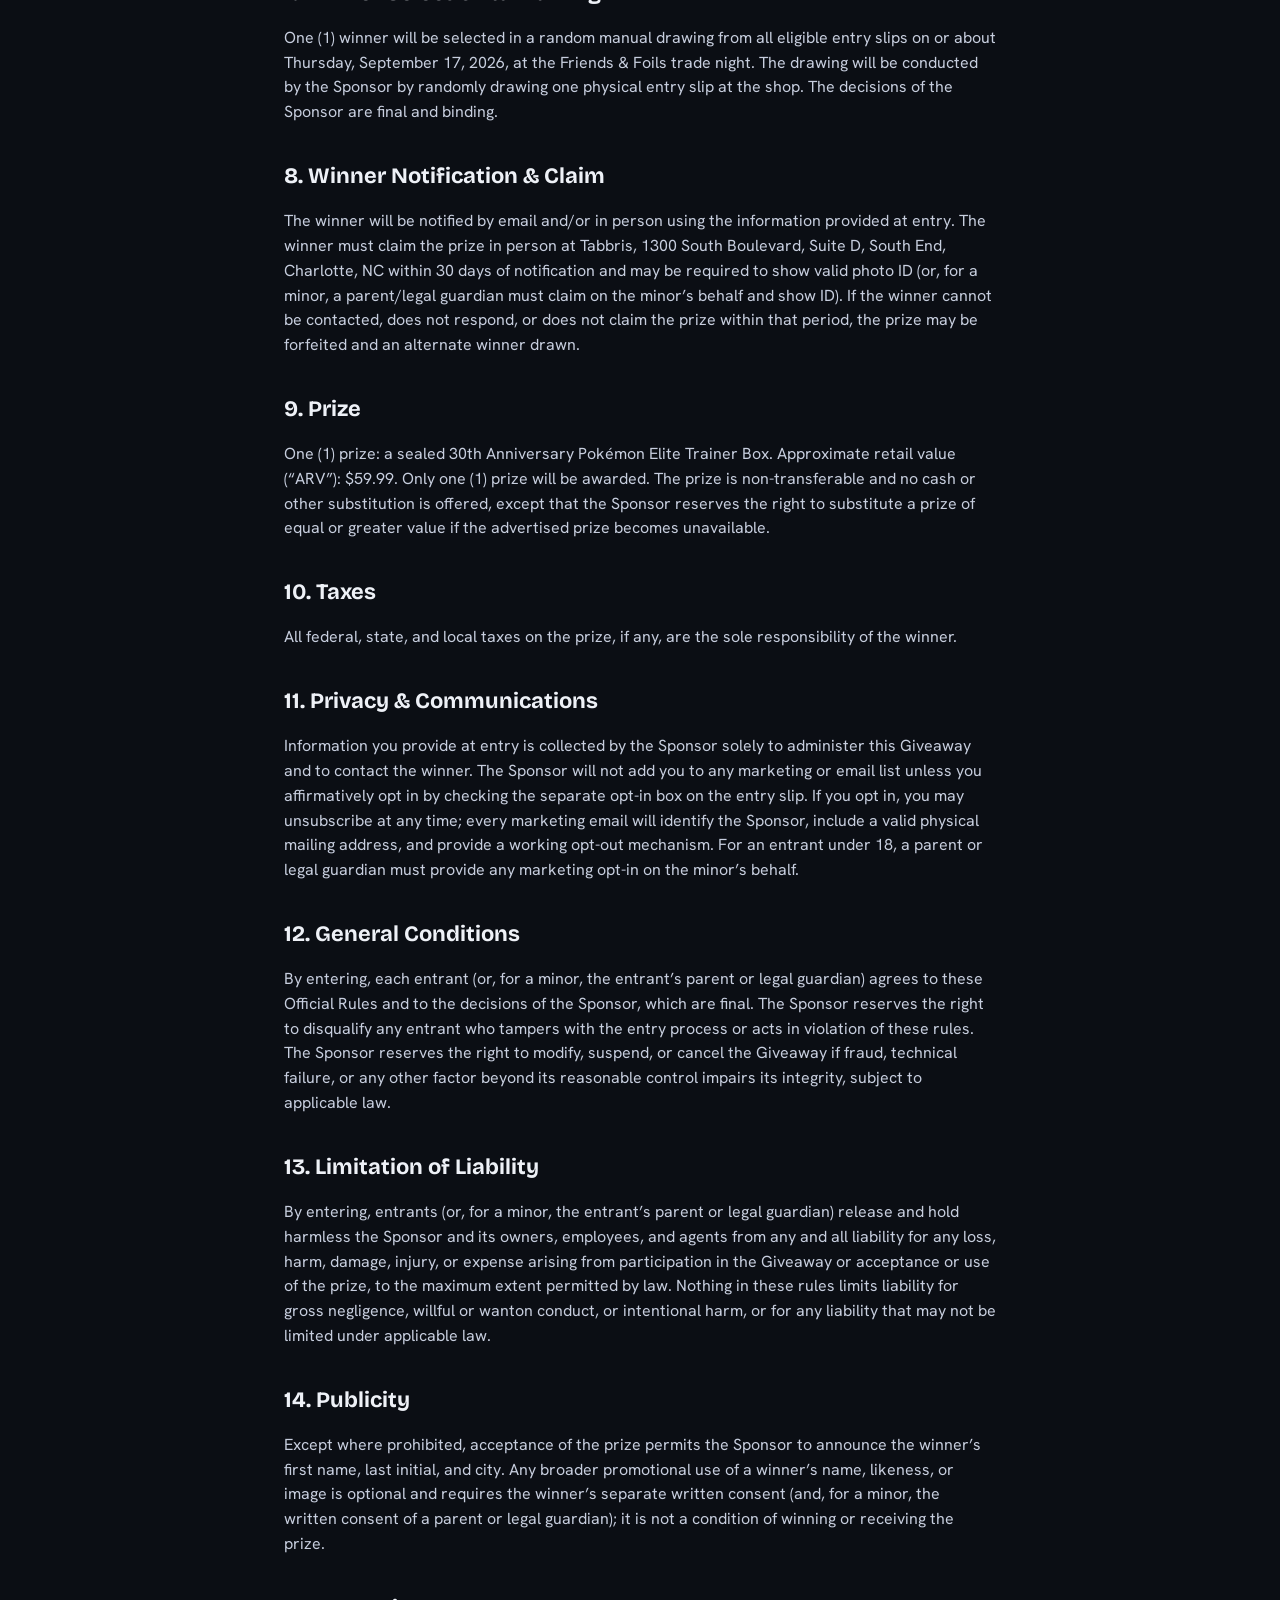
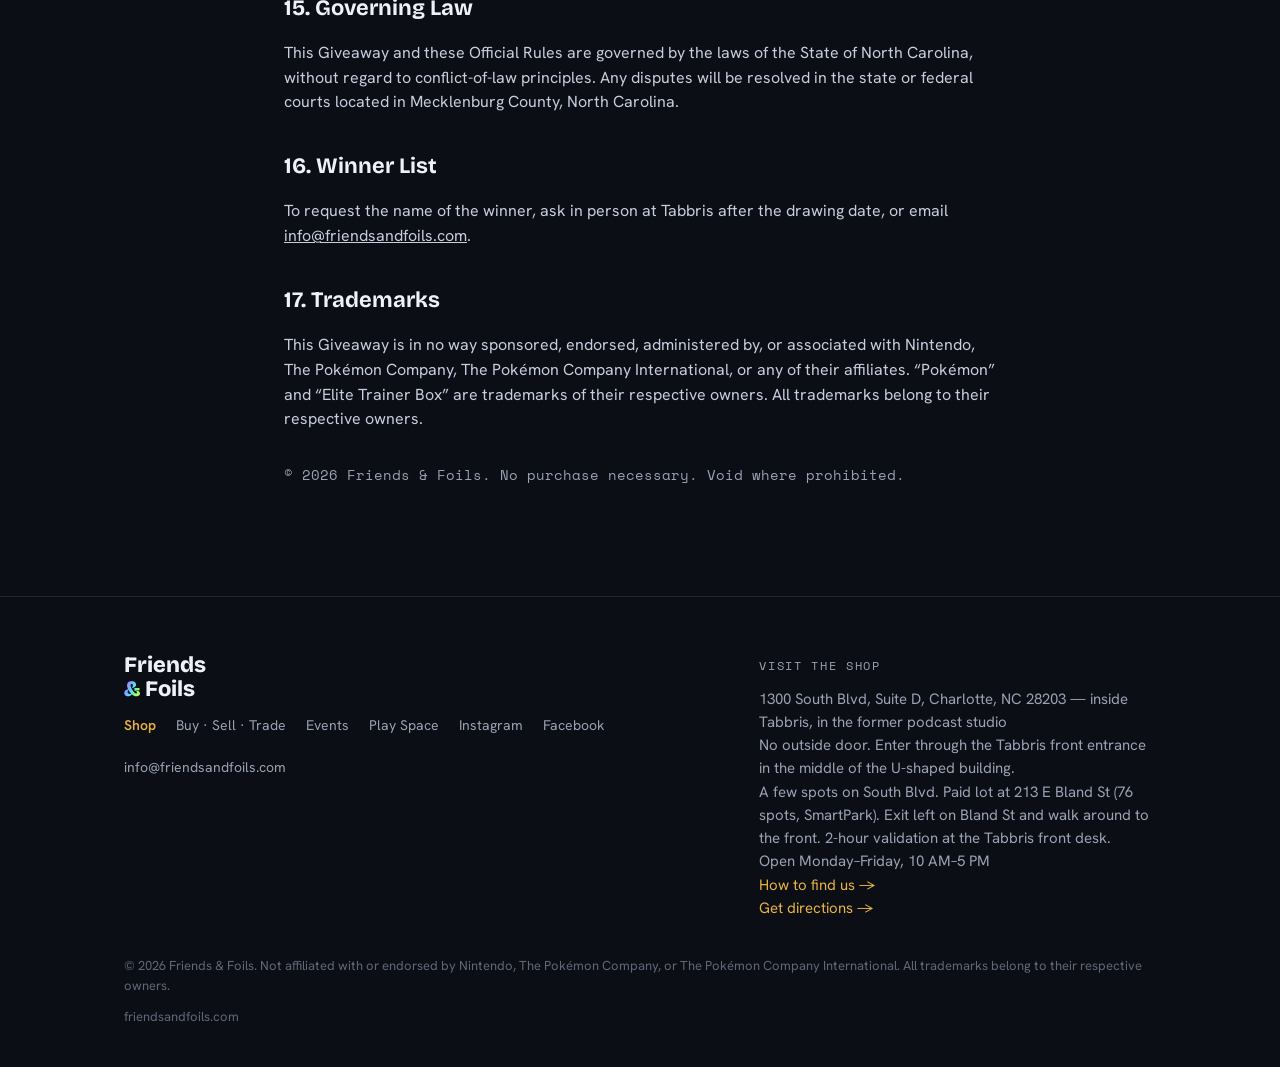
<file: giveaway/rules/index.html>
<!doctype html>
<html lang="en">
<head>
<meta charset="utf-8" />
<meta name="viewport" content="width=device-width, initial-scale=1" />
<title>Official Rules — 30th Anniversary Pokémon ETB Giveaway | Friends &amp; Foils</title>
<meta name="description" content="Official rules for the Friends & Foils 30th Anniversary Pokémon Elite Trainer Box giveaway. No purchase necessary; free entry; enter in person." />
<meta name="robots" content="all" />

<link rel="preconnect" href="https://fonts.googleapis.com">
<link rel="preconnect" href="https://fonts.gstatic.com" crossorigin>
<link href="https://fonts.googleapis.com/css2?family=Bricolage+Grotesque:opsz,wght@12..96,600;12..96,700;12..96,800&family=Hanken+Grotesk:wght@400;500;600;700&family=Space+Mono:wght@400;700&display=swap" rel="stylesheet">
<link rel="stylesheet" href="/assets/styles.css" />
</head>
<body>

<header>
  <div class="wrap nav">
    <a class="brand" href="/">Friends <span class="amp">&amp;</span> Foils</a>
    <nav class="nav-links" id="navlinks" aria-label="Primary">
      <a class="shop" href="https://monverisuite.com/shop.php?page=products&amp;store=sycfubdgfibgfm5c5kfa" target="_blank" rel="noopener">Shop</a>
      <a href="/#visit">Visit the Shop</a>
      <a href="/buy-sell-trade/">Buy · Sell · Trade</a>
      <a href="/events/">Events</a>
      <a class="cta only-mobile" href="/#join">Get on the list</a>
    </nav>
    <div class="nav-right">
      <a class="cta only-desktop" href="/giveaway/">Back to giveaway</a>
      <button class="menu-btn" id="menuBtn" aria-expanded="false" aria-controls="navlinks" aria-label="Open menu">
        <svg viewBox="0 0 24 24" fill="none" stroke-width="2" stroke-linecap="round"><path d="M3 6h18M3 12h18M3 18h18"/></svg>
      </button>
    </div>
  </div>
</header>

<main>
  <section>
    <div class="wrap doc">
      <p class="crumbs"><a href="/giveaway/">← Giveaway</a> &nbsp;/&nbsp; Official Rules</p>

      <!-- Official Rules reviewed and finalized 2026-08-10 (attorney-reviewed; paid entries removed — free entry only). -->

      <h1>Official Rules</h1>
      <p class="meta">30th Anniversary Pokémon Elite Trainer Box Giveaway · Last updated August 10, 2026</p>

      <h2>1. No Purchase Necessary</h2>
      <p>NO PURCHASE OR PAYMENT OF ANY KIND IS NECESSARY TO ENTER OR WIN. A PURCHASE WILL NOT IMPROVE YOUR CHANCES OF WINNING. Entry is completely free. There is no cost to enter and no purchase, payment, or other consideration is required or accepted to enter this Giveaway.</p>

      <h2>2. Sponsor</h2>
      <p>This giveaway (the &ldquo;Giveaway&rdquo;) is sponsored and administered by FriendTech Ventures, LLC (&ldquo;Sponsor&rdquo;), doing business as Friends &amp; Foils, 1300 South Boulevard, Suite B28, Charlotte, NC 28203.</p>

      <h2>3. Eligibility</h2>
      <p>Open to individuals who are at least 13 years of age at the time of entry. There is no residency restriction. Entrants under 18 must have permission from a parent or legal guardian to enter, and a parent or legal guardian must complete and sign the entry on the minor&rsquo;s behalf. If a winner is under 18, the prize will be awarded to the winner&rsquo;s parent or legal guardian on the minor&rsquo;s behalf. Employees of the Sponsor and their immediate family and household members are not eligible. Void where prohibited or restricted by law.</p>

      <h2>4. Entry Period</h2>
      <p>The Giveaway begins at the first Friends &amp; Foils trade night on August 19, 2026 and ends at the close of the Friends &amp; Foils trade night on Thursday, September 17, 2026 (the &ldquo;Entry Period&rdquo;), local time. Entries submitted before or after the Entry Period will not be eligible.</p>

      <h2>5. How to Enter</h2>
      <p>All entries must be made <strong>in person and free of charge</strong> at Tabbris, 1300 South Boulevard, Suite D, South End, Charlotte, NC, during Friends &amp; Foils trade nights within the Entry Period. There is no online, mail-in, or phone entry.</p>
      <p>To enter, complete a free entry slip in person with the required information. <strong>You may submit one (1) free entry per person, per trade night</strong> during the Entry Period. No purchase is necessary to enter or to receive an entry slip, and purchasing anything does not increase your number of entries or your chances of winning.</p>
      <p>You must be present in person to enter. You do not need to be present at the drawing to win. All entries become the property of the Sponsor. Entries that are incomplete, illegible, duplicative (more than one per person per trade night), or that do not comply with these rules are void.</p>

      <h2>6. Odds of Winning</h2>
      <p>Every eligible entry has an equal chance of being selected. Each eligible person receives one (1) free entry per trade night; a person who attends multiple trade nights during the Entry Period will accumulate additional entries at no cost. The odds of winning depend on the total number of eligible entries received during the Entry Period.</p>

      <h2>7. Winner Selection &amp; Drawing</h2>
      <p>One (1) winner will be selected in a random manual drawing from all eligible entry slips on or about Thursday, September 17, 2026, at the Friends &amp; Foils trade night. The drawing will be conducted by the Sponsor by randomly drawing one physical entry slip at the shop. The decisions of the Sponsor are final and binding.</p>

      <h2>8. Winner Notification &amp; Claim</h2>
      <p>The winner will be notified by email and/or in person using the information provided at entry. The winner must claim the prize in person at Tabbris, 1300 South Boulevard, Suite D, South End, Charlotte, NC within 30 days of notification and may be required to show valid photo ID (or, for a minor, a parent/legal guardian must claim on the minor&rsquo;s behalf and show ID). If the winner cannot be contacted, does not respond, or does not claim the prize within that period, the prize may be forfeited and an alternate winner drawn.</p>

      <h2>9. Prize</h2>
      <p>One (1) prize: a sealed 30th Anniversary Pokémon Elite Trainer Box. Approximate retail value (&ldquo;ARV&rdquo;): $59.99. Only one (1) prize will be awarded. The prize is non-transferable and no cash or other substitution is offered, except that the Sponsor reserves the right to substitute a prize of equal or greater value if the advertised prize becomes unavailable.</p>

      <h2>10. Taxes</h2>
      <p>All federal, state, and local taxes on the prize, if any, are the sole responsibility of the winner.</p>

      <h2>11. Privacy &amp; Communications</h2>
      <p>Information you provide at entry is collected by the Sponsor solely to administer this Giveaway and to contact the winner. The Sponsor will not add you to any marketing or email list unless you affirmatively opt in by checking the separate opt-in box on the entry slip. If you opt in, you may unsubscribe at any time; every marketing email will identify the Sponsor, include a valid physical mailing address, and provide a working opt-out mechanism. For an entrant under 18, a parent or legal guardian must provide any marketing opt-in on the minor&rsquo;s behalf.</p>

      <h2>12. General Conditions</h2>
      <p>By entering, each entrant (or, for a minor, the entrant&rsquo;s parent or legal guardian) agrees to these Official Rules and to the decisions of the Sponsor, which are final. The Sponsor reserves the right to disqualify any entrant who tampers with the entry process or acts in violation of these rules. The Sponsor reserves the right to modify, suspend, or cancel the Giveaway if fraud, technical failure, or any other factor beyond its reasonable control impairs its integrity, subject to applicable law.</p>

      <h2>13. Limitation of Liability</h2>
      <p>By entering, entrants (or, for a minor, the entrant&rsquo;s parent or legal guardian) release and hold harmless the Sponsor and its owners, employees, and agents from any and all liability for any loss, harm, damage, injury, or expense arising from participation in the Giveaway or acceptance or use of the prize, to the maximum extent permitted by law. Nothing in these rules limits liability for gross negligence, willful or wanton conduct, or intentional harm, or for any liability that may not be limited under applicable law.</p>

      <h2>14. Publicity</h2>
      <p>Except where prohibited, acceptance of the prize permits the Sponsor to announce the winner&rsquo;s first name, last initial, and city. Any broader promotional use of a winner&rsquo;s name, likeness, or image is optional and requires the winner&rsquo;s separate written consent (and, for a minor, the written consent of a parent or legal guardian); it is not a condition of winning or receiving the prize.</p>

      <h2>15. Governing Law</h2>
      <p>This Giveaway and these Official Rules are governed by the laws of the State of North Carolina, without regard to conflict-of-law principles. Any disputes will be resolved in the state or federal courts located in Mecklenburg County, North Carolina.</p>

      <h2>16. Winner List</h2>
      <p>To request the name of the winner, ask in person at Tabbris after the drawing date, or email <a href="mailto:info@friendsandfoils.com">info@friendsandfoils.com</a>.</p>

      <h2>17. Trademarks</h2>
      <p>This Giveaway is in no way sponsored, endorsed, administered by, or associated with Nintendo, The Pokémon Company, The Pokémon Company International, or any of their affiliates. &ldquo;Pokémon&rdquo; and &ldquo;Elite Trainer Box&rdquo; are trademarks of their respective owners. All trademarks belong to their respective owners.</p>

      <p class="meta" style="margin-top:32px">© 2026 Friends &amp; Foils. No purchase necessary. Void where prohibited.</p>
    </div>
  </section>
</main>

<footer>
  <div class="wrap foot-grid">
    <div class="foot-cap">
      <div class="foot-brand">Friends<br><span class="amp">&amp;</span> Foils</div>
      <div class="foot-links">
        <a class="shop" href="https://monverisuite.com/shop.php?page=products&amp;store=sycfubdgfibgfm5c5kfa" target="_blank" rel="noopener">Shop</a>
        <a href="/buy-sell-trade/">Buy · Sell · Trade</a>
        <a href="/events/">Events</a>
        <a href="/play-space/">Play Space</a>
        <a href="https://www.instagram.com/friendsnfoils/" aria-label="Instagram" target="_blank" rel="noopener">Instagram</a>
        <a href="https://www.facebook.com/profile.php?id=61592183602542" aria-label="Facebook" target="_blank" rel="noopener">Facebook</a>
        <a href="mailto:info@friendsandfoils.com">info@friendsandfoils.com</a>
      </div>
    </div>
    <div>
      <span class="tag">Visit the shop</span>
      <p style="color:var(--muted);font-size:15px;margin:10px 0 0">1300 South Blvd, Suite D, Charlotte, NC 28203 — inside Tabbris, in the former podcast studio<br>No outside door. Enter through the Tabbris front entrance in the middle of the U-shaped building.<br>A few spots on South Blvd. Paid lot at 213 E Bland St (76 spots, SmartPark). Exit left on Bland St and walk around to the front. 2-hour validation at the Tabbris front desk.<br>Open Monday–Friday, 10 AM–5 PM<br><a href="/#find-us" style="color:var(--gold);text-decoration:none">How to find us →</a><br><a href="https://www.google.com/maps/search/?api=1&amp;query=1300+South+Blvd+Suite+D+Charlotte+NC+28203" target="_blank" rel="noopener" style="color:var(--gold);text-decoration:none">Get directions →</a></p>
    </div>
  </div>
  <div class="wrap legal">
    <span>© 2026 Friends &amp; Foils. Not affiliated with or endorsed by Nintendo, The Pokémon Company, or The Pokémon Company International. All trademarks belong to their respective owners.</span>
    <span>friendsandfoils.com</span>
  </div>
</footer>

<script src="/assets/app.js" defer></script>
</body>
</html>
</file>
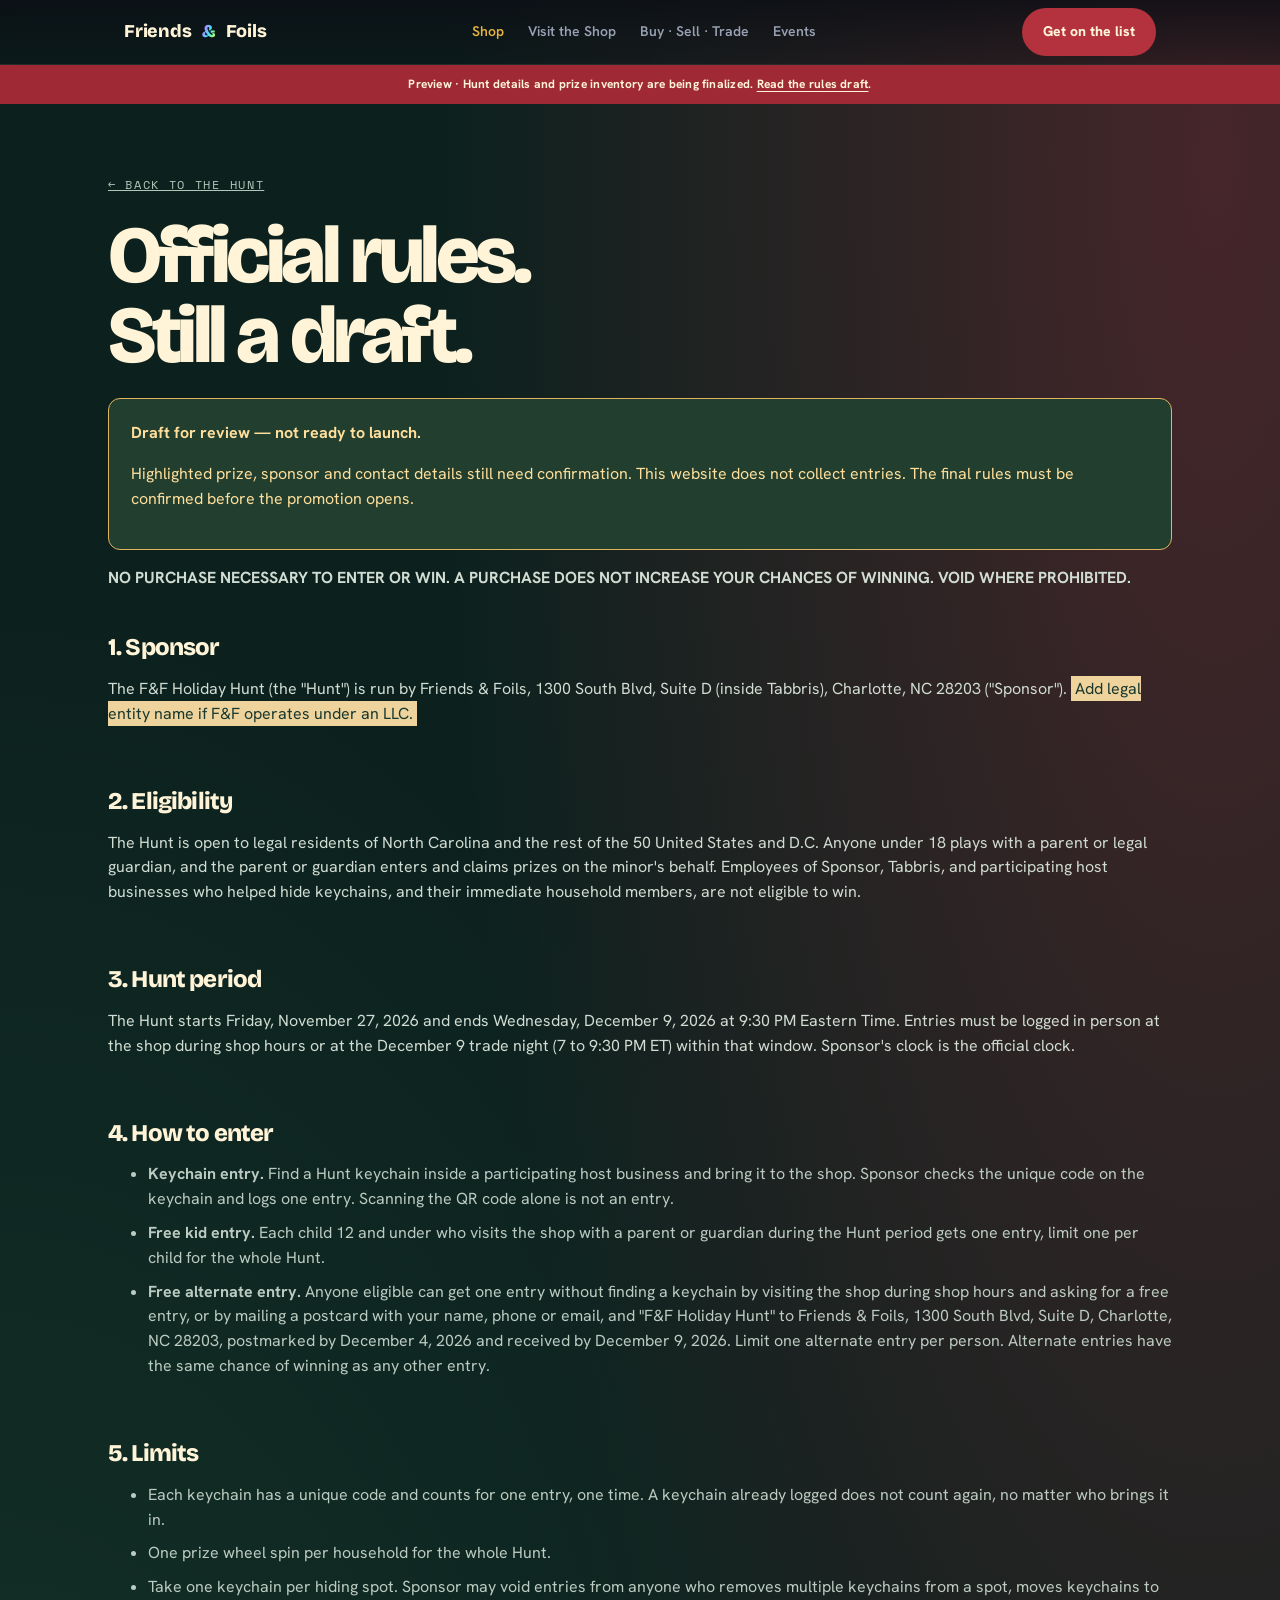
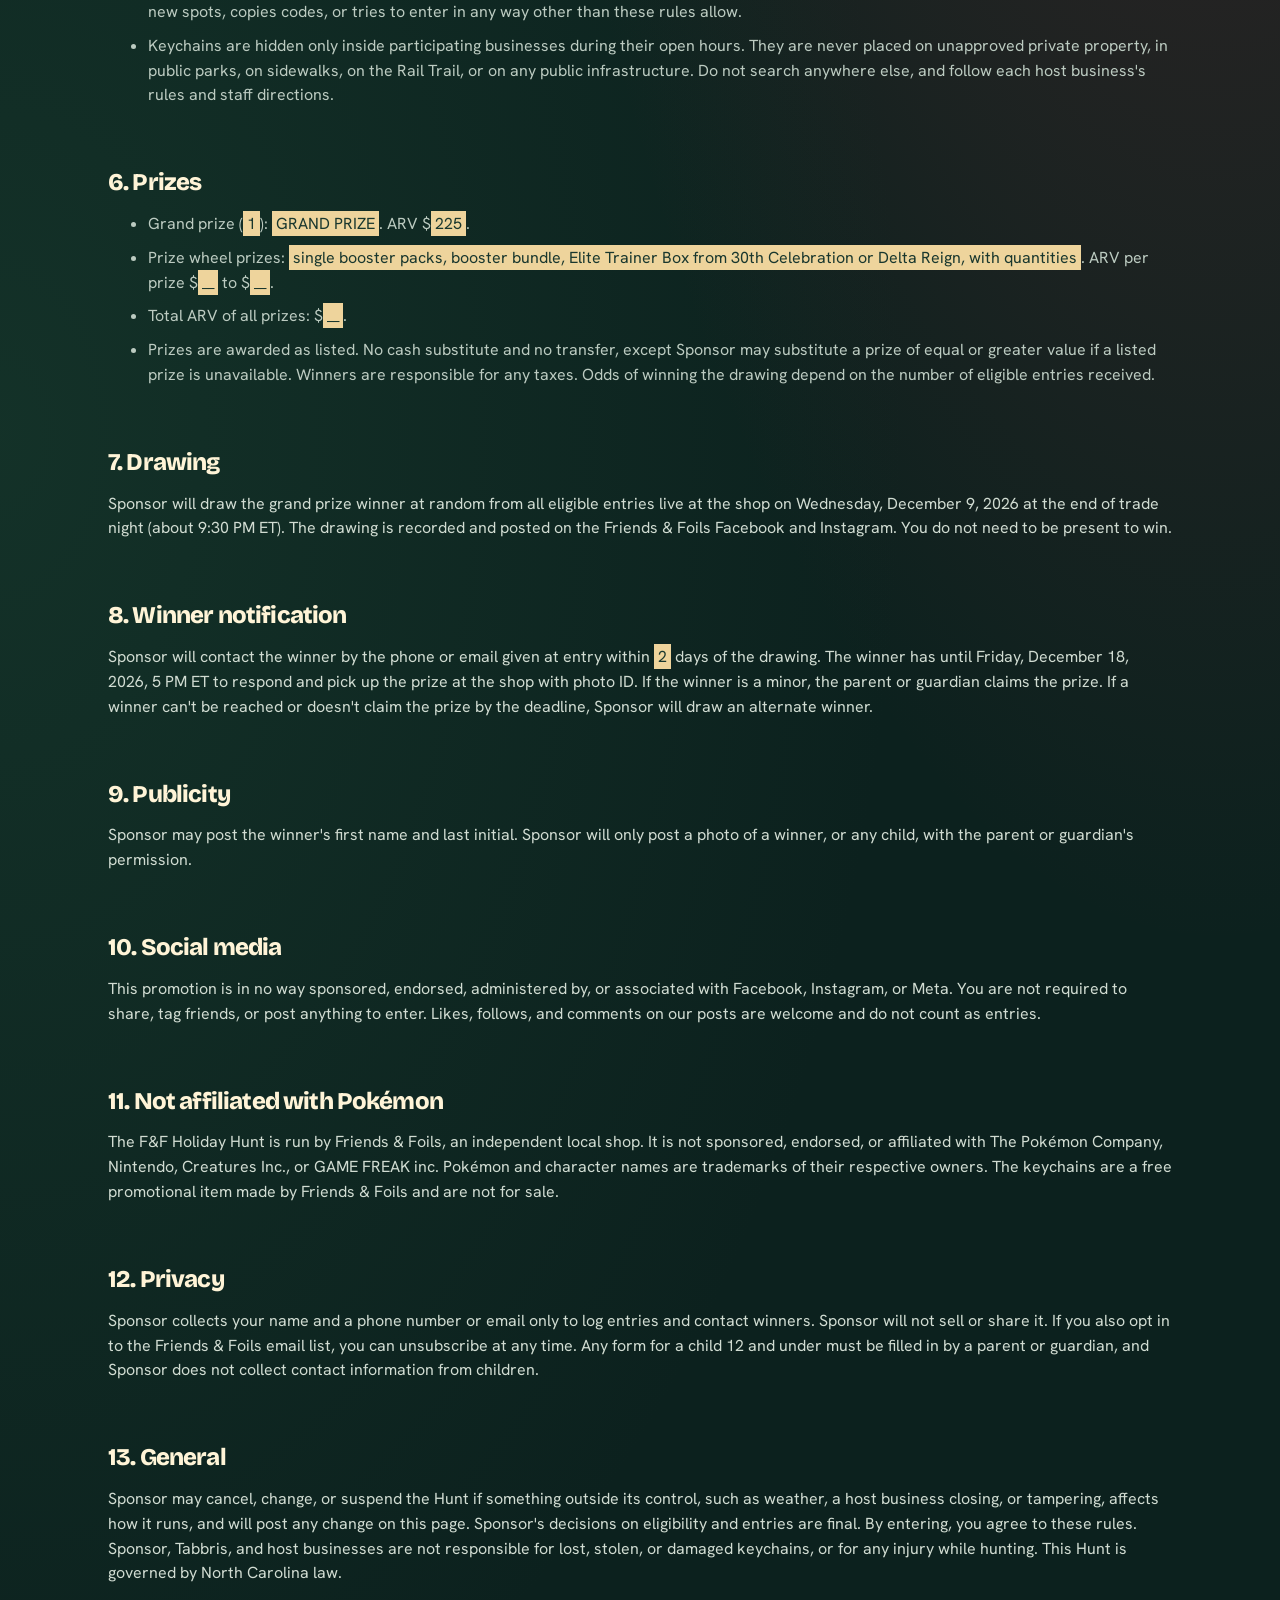
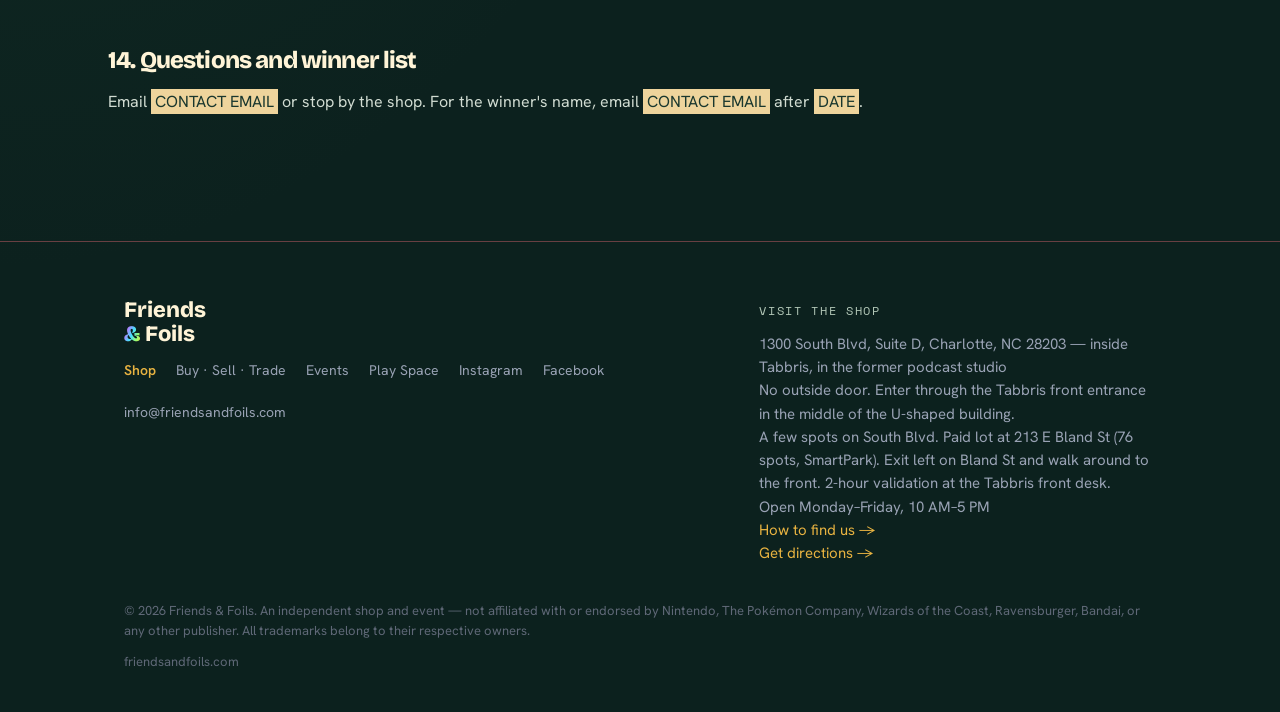
<file: holiday-hunt/rules/index.html>
<!doctype html>
<html lang="en"><head><meta charset="utf-8"><meta name="viewport" content="width=device-width, initial-scale=1"><title>Holiday Hunt rules draft — Friends &amp; Foils</title><meta name="description" content="F&amp;F Holiday Hunt participation guide and rules draft. Final rules and prize details must be confirmed before the promotion opens."><meta name="robots" content="noindex, nofollow"><link rel="canonical" href="https://friendsandfoils.com/holiday-hunt/rules/"><meta property="og:title" content="Holiday Hunt rules draft — Friends &amp; Foils"><meta property="og:description" content="F&amp;F Holiday Hunt participation guide and rules draft. Final rules and prize details must be confirmed before the promotion opens."><meta property="og:type" content="website"><meta property="og:url" content="https://friendsandfoils.com/holiday-hunt/rules/"><link rel="preconnect" href="https://fonts.googleapis.com"><link rel="preconnect" href="https://fonts.gstatic.com" crossorigin><link href="https://fonts.googleapis.com/css2?family=Bricolage+Grotesque:opsz,wght@12..96,600;12..96,700;12..96,800&amp;family=Hanken+Grotesk:wght@400;500;600;700&amp;family=Space+Mono:wght@400;700&amp;display=swap" rel="stylesheet"><link rel="stylesheet" href="/assets/styles.css"><link rel="stylesheet" href="/assets/holiday-hunt.css"></head>
<body class="hunt-page"><a class="hunt-skip" href="#main">Skip to hunt content</a><header>
  <div class="wrap nav">
    <a class="brand" href="/">Friends <span class="amp">&amp;</span> Foils</a>
    <nav class="nav-links" id="navlinks" aria-label="Primary">
      <a class="shop" href="https://monverisuite.com/shop.php?page=products&amp;store=sycfubdgfibgfm5c5kfa" target="_blank" rel="noopener">Shop</a>
      <a href="/#visit">Visit the Shop</a>
      <a href="/buy-sell-trade/">Buy · Sell · Trade</a>
      <a href="/events/">Events</a>
      <a class="cta only-mobile" href="/#join">Get on the list</a>
    </nav>
    <div class="nav-right">
      <a class="cta only-desktop" href="/#join">Get on the list</a>
      <button class="menu-btn" id="menuBtn" aria-expanded="false" aria-controls="navlinks" aria-label="Open menu">
        <svg viewBox="0 0 24 24" fill="none" stroke-width="2" stroke-linecap="round"><path d="M3 6h18M3 12h18M3 18h18"/></svg>
      </button>
    </div>
  </div>
</header>
<div class="hunt-preview">Preview · Hunt details and prize inventory are being finalized. <a href="/holiday-hunt/rules/">Read the rules draft</a>.</div>
<svg class="hunt-icon-defs" aria-hidden="true" xmlns="http://www.w3.org/2000/svg"><defs>
<symbol id="hunt-bolt" viewBox="0 0 64 64"><path d="M37 7 15 34h17l-5 23 24-32H35Z" fill="currentColor" stroke="#254a36" stroke-width="2" stroke-linejoin="round"/><path d="m24 15 10-11 14 11Z" fill="#b95145"/><path d="M23 15h25" stroke="#fff6de" stroke-width="6" stroke-linecap="round"/><circle cx="34" cy="4" r="4" fill="#fff6de"/></symbol>
<symbol id="hunt-leaf" viewBox="0 0 64 64"><path d="M50 16C18 9 9 34 21 47c16 12 35-3 29-31Z" fill="currentColor" stroke="#254a36" stroke-width="2"/><path d="m17 55 26-28m-14 15 1-13m4 8 11-1" fill="none" stroke="#315e3b" stroke-width="2" stroke-linecap="round"/><path d="m19 16 12-12 15 12Z" fill="#b95145"/><path d="M19 16h27" stroke="#fff6de" stroke-width="6" stroke-linecap="round"/><circle cx="31" cy="4" r="4" fill="#fff6de"/></symbol>
<symbol id="hunt-flame" viewBox="0 0 64 64"><path d="M34 8c6 17-4 18 8 29 2-6 2-8 0-13 23 25 5 39-14 34C7 53 11 34 24 23c-1 10 0 14 3 15 2-14 11-17 7-30Z" fill="currentColor" stroke="#254a36" stroke-width="2" stroke-linejoin="round"/><path d="M30 40c-12 14 1 20 7 12 2-5-6-7-7-12Z" fill="#f2ca73"/><path d="m24 16 11-12 13 12Z" fill="#b95145"/><path d="M24 16h24" stroke="#fff6de" stroke-width="6" stroke-linecap="round"/><circle cx="35" cy="4" r="4" fill="#fff6de"/></symbol>
<symbol id="hunt-drop" viewBox="0 0 64 64"><path d="M32 10C24 22 13 32 13 42a19 19 0 0 0 38 0C51 32 40 22 32 10Z" fill="currentColor" stroke="#254a36" stroke-width="2"/><path d="M23 41c-3 5-1 11 5 12" fill="none" stroke="#f5f4d9" stroke-width="4" stroke-linecap="round"/><path d="m21 16 11-12 14 12Z" fill="#b95145"/><path d="M21 16h25" stroke="#fff6de" stroke-width="6" stroke-linecap="round"/><circle cx="32" cy="4" r="4" fill="#fff6de"/></symbol>
</defs></svg><main id="main" tabindex="-1"><section><div class="hunt-wrap hunt-rules"><a class="tag" href="/holiday-hunt/">← Back to the hunt</a><h1>Official rules.<br>Still a draft.</h1><div class="hunt-rule-alert"><strong>Draft for review — not ready to launch.</strong><p>Highlighted prize, sponsor and contact details still need confirmation. This website does not collect entries. The final rules must be confirmed before the promotion opens.</p></div><p><strong>NO PURCHASE NECESSARY TO ENTER OR WIN. A PURCHASE DOES NOT INCREASE YOUR CHANCES OF WINNING. VOID WHERE PROHIBITED.</strong></p><section id="rule-1"><h2>1. Sponsor</h2><p>The F&amp;F Holiday Hunt (the &quot;Hunt&quot;) is run by Friends &amp; Foils, 1300 South Blvd, Suite D (inside Tabbris), Charlotte, NC 28203 (&quot;Sponsor&quot;). <mark>Add legal entity name if F&amp;F operates under an LLC.</mark></p></section><section id="rule-2"><h2>2. Eligibility</h2><p>The Hunt is open to legal residents of North Carolina and the rest of the 50 United States and D.C. Anyone under 18 plays with a parent or legal guardian, and the parent or guardian enters and claims prizes on the minor&#x27;s behalf. Employees of Sponsor, Tabbris, and participating host businesses who helped hide keychains, and their immediate household members, are not eligible to win.</p></section><section id="rule-3"><h2>3. Hunt period</h2><p>The Hunt starts Friday, November 27, 2026 and ends Wednesday, December 9, 2026 at 9:30 PM Eastern Time. Entries must be logged in person at the shop during shop hours or at the December 9 trade night (7 to 9:30 PM ET) within that window. Sponsor&#x27;s clock is the official clock.</p></section><section id="rule-4"><h2>4. How to enter</h2><ul><li><strong>Keychain entry.</strong> Find a Hunt keychain inside a participating host business and bring it to the shop. Sponsor checks the unique code on the keychain and logs one entry. Scanning the QR code alone is not an entry.</li><li><strong>Free kid entry.</strong> Each child 12 and under who visits the shop with a parent or guardian during the Hunt period gets one entry, limit one per child for the whole Hunt.</li><li><strong>Free alternate entry.</strong> Anyone eligible can get one entry without finding a keychain by visiting the shop during shop hours and asking for a free entry, or by mailing a postcard with your name, phone or email, and &quot;F&amp;F Holiday Hunt&quot; to Friends &amp; Foils, 1300 South Blvd, Suite D, Charlotte, NC 28203, postmarked by December 4, 2026 and received by December 9, 2026. Limit one alternate entry per person. Alternate entries have the same chance of winning as any other entry.</li></ul></section><section id="rule-5"><h2>5. Limits</h2><ul><li>Each keychain has a unique code and counts for one entry, one time. A keychain already logged does not count again, no matter who brings it in.</li><li>One prize wheel spin per household for the whole Hunt.</li><li>Take one keychain per hiding spot. Sponsor may void entries from anyone who removes multiple keychains from a spot, moves keychains to new spots, copies codes, or tries to enter in any way other than these rules allow.</li><li>Keychains are hidden only inside participating businesses during their open hours. They are never placed on unapproved private property, in public parks, on sidewalks, on the Rail Trail, or on any public infrastructure. Do not search anywhere else, and follow each host business&#x27;s rules and staff directions.</li></ul></section><section id="rule-6"><h2>6. Prizes</h2><ul><li>Grand prize (<mark>1</mark>): <mark>GRAND PRIZE</mark>. ARV $<mark>225</mark>.</li><li>Prize wheel prizes: <mark>single booster packs, booster bundle, Elite Trainer Box from 30th Celebration or Delta Reign, with quantities</mark>. ARV per prize $<mark>__</mark> to $<mark>__</mark>.</li><li>Total ARV of all prizes: $<mark>__</mark>.</li><li>Prizes are awarded as listed. No cash substitute and no transfer, except Sponsor may substitute a prize of equal or greater value if a listed prize is unavailable. Winners are responsible for any taxes. Odds of winning the drawing depend on the number of eligible entries received.</li></ul></section><section id="rule-7"><h2>7. Drawing</h2><p>Sponsor will draw the grand prize winner at random from all eligible entries live at the shop on Wednesday, December 9, 2026 at the end of trade night (about 9:30 PM ET). The drawing is recorded and posted on the Friends &amp; Foils Facebook and Instagram. You do not need to be present to win.</p></section><section id="rule-8"><h2>8. Winner notification</h2><p>Sponsor will contact the winner by the phone or email given at entry within <mark>2</mark> days of the drawing. The winner has until Friday, December 18, 2026, 5 PM ET to respond and pick up the prize at the shop with photo ID. If the winner is a minor, the parent or guardian claims the prize. If a winner can&#x27;t be reached or doesn&#x27;t claim the prize by the deadline, Sponsor will draw an alternate winner.</p></section><section id="rule-9"><h2>9. Publicity</h2><p>Sponsor may post the winner&#x27;s first name and last initial. Sponsor will only post a photo of a winner, or any child, with the parent or guardian&#x27;s permission.</p></section><section id="rule-10"><h2>10. Social media</h2><p>This promotion is in no way sponsored, endorsed, administered by, or associated with Facebook, Instagram, or Meta. You are not required to share, tag friends, or post anything to enter. Likes, follows, and comments on our posts are welcome and do not count as entries.</p></section><section id="rule-11"><h2>11. Not affiliated with Pokémon</h2><p>The F&amp;F Holiday Hunt is run by Friends &amp; Foils, an independent local shop. It is not sponsored, endorsed, or affiliated with The Pokémon Company, Nintendo, Creatures Inc., or GAME FREAK inc. Pokémon and character names are trademarks of their respective owners. The keychains are a free promotional item made by Friends &amp; Foils and are not for sale.</p></section><section id="rule-12"><h2>12. Privacy</h2><p>Sponsor collects your name and a phone number or email only to log entries and contact winners. Sponsor will not sell or share it. If you also opt in to the Friends &amp; Foils email list, you can unsubscribe at any time. Any form for a child 12 and under must be filled in by a parent or guardian, and Sponsor does not collect contact information from children.</p></section><section id="rule-13"><h2>13. General</h2><p>Sponsor may cancel, change, or suspend the Hunt if something outside its control, such as weather, a host business closing, or tampering, affects how it runs, and will post any change on this page. Sponsor&#x27;s decisions on eligibility and entries are final. By entering, you agree to these rules. Sponsor, Tabbris, and host businesses are not responsible for lost, stolen, or damaged keychains, or for any injury while hunting. This Hunt is governed by North Carolina law.</p></section><section id="rule-14"><h2>14. Questions and winner list</h2><p>Email <mark>CONTACT EMAIL</mark> or stop by the shop. For the winner&#x27;s name, email <mark>CONTACT EMAIL</mark> after <mark>DATE</mark>.</p></section></div></section></main><footer>
  <div class="wrap foot-grid">
    <div class="foot-cap">
      <div class="foot-brand">Friends<br><span class="amp">&amp;</span> Foils</div>
      <div class="foot-links">
        <a class="shop" href="https://monverisuite.com/shop.php?page=products&amp;store=sycfubdgfibgfm5c5kfa" target="_blank" rel="noopener">Shop</a>
        <a href="/buy-sell-trade/">Buy · Sell · Trade</a>
        <a href="/events/">Events</a>
        <a href="/play-space/">Play Space</a>
        <a href="https://www.instagram.com/friendsnfoils/" aria-label="Instagram" target="_blank" rel="noopener">Instagram</a>
        <a href="https://www.facebook.com/profile.php?id=61592183602542" aria-label="Facebook" target="_blank" rel="noopener">Facebook</a>
        <a href="mailto:info@friendsandfoils.com">info@friendsandfoils.com</a>
      </div>
    </div>
    <div>
      <span class="tag">Visit the shop</span>
      <p style="color:var(--muted);font-size:15px;margin:10px 0 0">1300 South Blvd, Suite D, Charlotte, NC 28203 — inside Tabbris, in the former podcast studio<br>No outside door. Enter through the Tabbris front entrance in the middle of the U-shaped building.<br>A few spots on South Blvd. Paid lot at 213 E Bland St (76 spots, SmartPark). Exit left on Bland St and walk around to the front. 2-hour validation at the Tabbris front desk.<br>Open Monday–Friday, 10 AM–5 PM<br><a href="/#find-us" style="color:var(--gold);text-decoration:none">How to find us →</a><br><a href="https://www.google.com/maps/search/?api=1&amp;query=1300+South+Blvd+Suite+D+Charlotte+NC+28203" target="_blank" rel="noopener" style="color:var(--gold);text-decoration:none">Get directions →</a></p>
    </div>
  </div>
  <div class="wrap legal">
    <span>© 2026 Friends &amp; Foils. An independent shop and event — not affiliated with or endorsed by Nintendo, The Pokémon Company, Wizards of the Coast, Ravensburger, Bandai, or any other publisher. All trademarks belong to their respective owners.</span>
    <span>friendsandfoils.com</span>
  </div>
</footer><script src="/assets/app.js" defer></script><script type="module" src="/assets/holiday-hunt.js"></script></body></html>
</file>
<file: assets/styles.css>
/* =========================================================================
   Friends & Foils — shared design system
   Single source of truth for every page. Foil / gold theme.
   ========================================================================= */
:root{
  --ink:#0B0E14;
  --ink-2:#10141d;
  --surface:#141a26;
  --surface-2:#1a2230;
  --line:rgba(255,255,255,.10);
  --line-strong:rgba(255,255,255,.18);
  --text:#EEF1F7;
  --muted:#99A2B4;
  --gold:#E8B341;
  --gold-deep:#caa12f;

  --display:"Bricolage Grotesque", system-ui, sans-serif;
  --body:"Hanken Grotesk", system-ui, sans-serif;
  --mono:"Space Mono", ui-monospace, monospace;

  --maxw:1080px;
}

*{box-sizing:border-box}
html{scroll-behavior:smooth}
body{
  margin:0;
  background:
    radial-gradient(1200px 600px at 75% -10%, rgba(232,179,65,.06), transparent 60%),
    radial-gradient(900px 600px at 0% 10%, rgba(70,224,255,.05), transparent 55%),
    var(--ink);
  color:var(--text);
  font-family:var(--body);
  line-height:1.55;
  -webkit-font-smoothing:antialiased;
  overflow-x:hidden;
}
a{color:inherit}
img{max-width:100%;display:block}
.wrap{max-width:var(--maxw);margin:0 auto;padding:0 24px}

.tag{
  font-family:var(--mono);
  font-size:12px;
  letter-spacing:.14em;
  text-transform:uppercase;
  color:var(--muted);
}
.tag .num{color:var(--gold)}

.foil{
  background:linear-gradient(110deg,#ff4d9d 8%,#b57bff 28%,#46e0ff 48%,#9cff6b 68%,#ffd24d 88%);
  background-size:220% 100%;
  -webkit-background-clip:text;background-clip:text;color:transparent;
  animation:foilshift 7s ease-in-out infinite}
.amp{
  background:linear-gradient(115deg,#ff4d9d,#b57bff,#46e0ff,#9cff6b,#ffd24d);
  -webkit-background-clip:text;background-clip:text;color:transparent}
@keyframes foilshift{0%,100%{background-position:0% 0}50%{background-position:100% 0}}

/* ---- Header / nav ---------------------------------------------------- */
header{position:sticky;top:0;z-index:40;backdrop-filter:blur(10px);
  background:linear-gradient(180deg, rgba(11,14,20,.82), rgba(11,14,20,.35));
  border-bottom:1px solid var(--line)}
.nav{display:flex;align-items:center;justify-content:space-between;gap:18px;height:64px}
.brand{display:flex;align-items:center;gap:10px;font-family:var(--display);
  font-weight:800;letter-spacing:-.01em;font-size:18px;text-decoration:none;white-space:nowrap}
.nav-links{display:flex;align-items:center;gap:24px}
.nav-links a:not(.cta){font-size:14px;font-weight:600;text-decoration:none;color:var(--muted);
  transition:color .15s ease;white-space:nowrap}
.nav-links a:not(.cta):hover{color:var(--text)}
.nav-links a.here{color:var(--text)}
.nav-links a.here::after{content:"";display:block;height:2px;margin-top:4px;border-radius:2px;background:var(--gold)}
.nav-links a.shop{color:var(--gold)}
.nav-links a.shop:hover{color:#f2c45c}
.nav-right{display:flex;align-items:center;gap:12px}
.cta{display:inline-flex;align-items:center;gap:8px;
  font-family:var(--body);font-weight:600;font-size:14px;text-decoration:none;
  color:var(--ink);background:var(--gold);padding:9px 16px;border-radius:999px;
  transition:transform .15s ease, background .15s ease;white-space:nowrap}
.cta:hover{background:#f2c45c;transform:translateY(-1px)}
.only-mobile{display:none}
.menu-btn{display:none;background:transparent;border:1px solid var(--line-strong);border-radius:10px;
  width:42px;height:38px;cursor:pointer;align-items:center;justify-content:center}
.menu-btn svg{width:20px;height:20px;stroke:var(--text)}

/* ---- Hero (home, with holo card) ------------------------------------- */
.hero{position:relative;padding:64px 0 40px}
.hero-grid{display:grid;grid-template-columns:1.05fr .95fr;gap:48px;align-items:center}
.hero h1{
  font-family:var(--display);font-weight:800;
  font-size:clamp(44px,7vw,84px);line-height:.98;letter-spacing:-.02em;margin:18px 0 0}
.lede{color:var(--muted);font-size:clamp(17px,2vw,20px);max-width:34ch;margin:18px 0 0}

/* ---- Page hero (inner pages, no holo) -------------------------------- */
.page-hero{padding:72px 0 8px}
.page-hero h1{font-family:var(--display);font-weight:800;
  font-size:clamp(38px,6vw,68px);line-height:1;letter-spacing:-.02em;margin:16px 0 0;max-width:16ch}
.page-hero .lede{max-width:56ch;font-size:clamp(17px,2vw,20px)}
.actions{display:flex;flex-wrap:wrap;gap:12px;margin-top:26px}
.btn-ghost{display:inline-flex;align-items:center;gap:8px;font-weight:600;font-size:14px;
  text-decoration:none;color:var(--text);background:var(--surface);
  border:1px solid var(--line-strong);padding:10px 18px;border-radius:999px;
  transition:border-color .15s ease, transform .15s ease}
.btn-ghost:hover{border-color:var(--gold);transform:translateY(-1px)}

/* ---- Email capture --------------------------------------------------- */
.capture{margin-top:26px;max-width:440px}
.field{display:flex;gap:8px;background:var(--surface);border:1px solid var(--line-strong);
  border-radius:14px;padding:6px;transition:border-color .15s ease}
.field:focus-within{border-color:var(--gold)}
.field input[type=email]{flex:1;min-width:0;background:transparent;border:0;outline:0;
  color:var(--text);font-family:var(--body);font-size:16px;padding:10px 12px}
.field input::placeholder{color:#6f7889}
.field button{border:0;cursor:pointer;font-family:var(--body);font-weight:700;font-size:15px;
  color:var(--ink);background:var(--gold);border-radius:10px;padding:0 18px;
  transition:transform .15s ease, background .15s ease}
.field button:hover{background:#f2c45c}
.field button:active{transform:scale(.98)}
.vendor{display:flex;align-items:center;gap:9px;margin-top:12px;color:var(--muted);font-size:14px;cursor:pointer}
.vendor input{accent-color:var(--gold);width:16px;height:16px}
.formnote{font-size:12.5px;color:#6f7889;margin-top:10px}
.success{display:none;margin-top:18px;padding:16px 18px;border-radius:14px;
  border:1px solid rgba(156,255,107,.35);background:rgba(156,255,107,.08);
  color:#cdeec0;font-size:15px}
.success.show{display:block;animation:pop .4s ease}
@keyframes pop{from{opacity:0;transform:translateY(6px)}to{opacity:1;transform:none}}

/* ---- Holo card ------------------------------------------------------- */
.card-stage{display:flex;justify-content:center;perspective:1100px}
.holo{
  position:relative;width:min(340px,78vw);aspect-ratio:63/88;border-radius:18px;
  transform-style:preserve-3d;transition:transform .25s ease;will-change:transform;
  background:linear-gradient(160deg,#1d2740,#0c1018);
  border:10px solid var(--gold);
  box-shadow:0 30px 60px -20px rgba(0,0,0,.7), 0 0 0 1px rgba(0,0,0,.4) inset;
  overflow:hidden}
.holo .inner{position:absolute;inset:10px;border-radius:10px;
  background:radial-gradient(120% 90% at 50% 18%, #243150, #0b0f17 70%);
  display:flex;flex-direction:column;justify-content:space-between;padding:20px;
  border:1px solid rgba(255,255,255,.06)}
.holo .ftag{font-family:var(--mono);font-size:11px;letter-spacing:.16em;color:var(--gold);text-transform:uppercase}
.holo .mark{font-family:var(--display);font-weight:800;font-size:clamp(28px,9vw,40px);
  line-height:.95;letter-spacing:-.01em}
.holo .mark .amp2{
  background:linear-gradient(115deg,#ff4d9d,#b57bff,#46e0ff,#9cff6b,#ffd24d);
  background-size:180% 100%;-webkit-background-clip:text;background-clip:text;color:transparent;
  animation:foilshift 6s ease-in-out infinite}
.holo .sub{font-family:var(--mono);font-size:12px;color:var(--muted);letter-spacing:.05em}
.holo .shine{position:absolute;inset:0;pointer-events:none;mix-blend-mode:color-dodge;
  opacity:0;transition:opacity .3s ease;
  background:radial-gradient(180px 180px at var(--mx,50%) var(--my,40%),
      rgba(255,255,255,.55), rgba(255,255,255,0) 60%);}
.holo .foilsheen{position:absolute;inset:0;pointer-events:none;mix-blend-mode:overlay;opacity:.35;
  background:repeating-linear-gradient(115deg,
      rgba(255,77,157,.5) 0 12px, rgba(70,224,255,.5) 12px 24px,
      rgba(156,255,107,.5) 24px 36px, rgba(255,210,77,.5) 36px 48px);
  background-size:200% 200%;background-position:var(--mx,50%) var(--my,50%);
  filter:saturate(1.4)}
.holo:hover .shine{opacity:1}

/* ---- Sections -------------------------------------------------------- */
section{padding:72px 0}
section.tight{padding:44px 0}
.sec-head{max-width:60ch}
.sec-head h2{font-family:var(--display);font-weight:700;letter-spacing:-.01em;
  font-size:clamp(28px,4vw,40px);line-height:1.05;margin:12px 0 0}
.sec-head p{color:var(--muted);font-size:17px;margin:14px 0 0}

/* ---- Feature cards --------------------------------------------------- */
.cards{display:grid;grid-template-columns:repeat(3,1fr);gap:18px;margin-top:40px}
.cards.two{grid-template-columns:repeat(2,1fr)}
.feature{background:linear-gradient(180deg,var(--surface),var(--ink-2));
  border:1px solid var(--line);border-radius:16px;padding:24px;
  transition:transform .2s ease, border-color .2s ease}
.feature:hover{transform:translateY(-3px);border-color:var(--line-strong)}
.feature .ico{width:42px;height:42px;border-radius:11px;display:grid;place-items:center;
  background:rgba(232,179,65,.12);border:1px solid rgba(232,179,65,.3);margin-bottom:16px}
.feature .ico svg{width:22px;height:22px;stroke:var(--gold)}
.feature h3{font-family:var(--display);font-weight:700;font-size:20px;margin:0 0 6px}
.feature p{color:var(--muted);font-size:15px;margin:0}
.feature .num{font-family:var(--mono);font-size:11px;color:#5f6877;letter-spacing:.14em;display:block;margin-bottom:14px}
/* clickable feature card (home hub -> pillar pages) */
a.feature{text-decoration:none;color:inherit;display:block}
a.feature .go{display:inline-flex;align-items:center;gap:6px;margin-top:14px;
  font-family:var(--mono);font-size:12px;letter-spacing:.06em;color:var(--gold)}
a.feature:hover .go{gap:10px}

/* ---- "Coming soon" tiles --------------------------------------------- */
.soon{display:grid;grid-template-columns:1fr 1fr;gap:18px;margin-top:40px}
.soon .tile{position:relative;border:1px solid var(--line);border-radius:16px;padding:28px;
  background:radial-gradient(120% 120% at 0% 0%, rgba(70,224,255,.06), transparent 50%), var(--ink-2);overflow:hidden}
.soon .tile .stamp{position:absolute;top:18px;right:18px;font-family:var(--mono);font-size:11px;
  letter-spacing:.14em;text-transform:uppercase;color:var(--ink);background:var(--gold);
  padding:5px 10px;border-radius:999px}
.soon .tile h3{font-family:var(--display);font-weight:700;font-size:24px;margin:8px 0 8px}
.soon .tile p{color:var(--muted);margin:0;font-size:15.5px}

/* ---- Band (feature strip / vendor CTA) ------------------------------- */
.band{border:1px solid var(--line);border-radius:20px;
  background:linear-gradient(135deg, rgba(232,179,65,.10), rgba(181,123,255,.06)), var(--surface);
  padding:40px;display:grid;grid-template-columns:1.2fr .8fr;gap:32px;align-items:center}
.band h2{font-family:var(--display);font-weight:700;font-size:clamp(26px,3.5vw,34px);margin:10px 0 10px;line-height:1.05}
.band p{color:var(--muted);margin:0;font-size:16px;max-width:46ch}
.band ul{list-style:none;padding:0;margin:0;display:grid;gap:12px}
.band li{display:flex;gap:11px;align-items:flex-start;font-size:15px}
.band li b{font-family:var(--display);color:var(--gold);font-weight:700;font-size:15px;min-width:54px}
.band li > span{flex:1;min-width:0}
.link{color:var(--gold);text-decoration:none;font-weight:600}
.link:hover{color:#f2c45c}
.pickup{color:var(--muted);font-size:14.5px;margin:14px 0 0;max-width:48ch}

/* ---- About ----------------------------------------------------------- */
.about{display:grid;grid-template-columns:.8fr 1.2fr;gap:40px;align-items:start}
.about .big{font-family:var(--display);font-weight:700;font-size:clamp(24px,3vw,30px);line-height:1.15;letter-spacing:-.01em;margin:12px 0 0}
.about p{color:var(--muted);font-size:16px}

/* ---- Media / photos -------------------------------------------------- */
.media{border:1px solid var(--line);border-radius:18px;overflow:hidden;background:var(--ink-2)}
.media img{width:100%;height:100%;object-fit:cover;display:block}
.media.hero-shot{aspect-ratio:16/10}
.media.ratio-4-3{aspect-ratio:4/3}
.media.ratio-3-4{aspect-ratio:3/4}
.visit-photo{margin-top:22px}
#find-us{scroll-margin-top:84px}
.find-us{display:grid;grid-template-columns:1.05fr .95fr;gap:36px;align-items:start;margin-top:28px}
.find-us h2{font-family:var(--display);font-weight:700;font-size:clamp(26px,3.5vw,34px);line-height:1.05;margin:12px 0 12px}
.find-us p{color:var(--muted);margin:0;font-size:16px;max-width:52ch}
.find-list{list-style:none;padding:0;margin:18px 0 0;display:grid;gap:14px}
.find-list li{font-size:15px;color:var(--text);line-height:1.45}
.find-list b{display:block;font-family:var(--display);color:var(--gold);font-weight:700;font-size:13px;letter-spacing:.06em;text-transform:uppercase;margin-bottom:2px}
.find-card{border:1px solid var(--line);border-radius:18px;overflow:hidden;background:#07090d}
.find-card img{width:100%;height:auto;display:block}
.gallery{display:grid;grid-template-columns:2fr 1fr;grid-auto-rows:1fr;gap:14px;margin-top:40px}
.gallery .media:first-child{grid-row:span 2}
.gallery .media{aspect-ratio:auto;min-height:180px}
.inside{display:grid;grid-template-columns:1fr 1fr;gap:14px;margin-top:28px;align-items:start}
.inside .media{min-width:0}
.inside .portrait{grid-column:1 / -1;width:min(420px,100%);justify-self:center}
/* graceful placeholder shown until a real photo is dropped in */
.ph{position:relative;display:grid;place-items:center;min-height:200px;
  background:
    radial-gradient(120% 120% at 0% 0%, rgba(70,224,255,.06), transparent 50%),
    repeating-linear-gradient(135deg, rgba(255,255,255,.03) 0 12px, transparent 12px 24px),
    var(--ink-2);
  color:#5f6877;font-family:var(--mono);font-size:12px;letter-spacing:.12em;text-transform:uppercase;text-align:center;padding:20px}
.ph span{max-width:24ch}

.split{display:grid;grid-template-columns:1fr 1fr;gap:40px;align-items:center;margin-top:40px}
.split.flush{margin-top:0}
.split.reverse .media{order:-1}
.split h3{font-family:var(--display);font-weight:700;font-size:clamp(22px,3vw,28px);margin:10px 0 10px;line-height:1.1}
.split p{color:var(--muted);font-size:16px;margin:0 0 12px}

/* ---- Chips / pills --------------------------------------------------- */
.chips{display:flex;flex-wrap:wrap;gap:10px;margin-top:22px}
.chip{font-family:var(--mono);font-size:12px;letter-spacing:.06em;color:var(--text);
  background:var(--surface);border:1px solid var(--line-strong);border-radius:999px;padding:8px 14px}
a.chip{text-decoration:none}
a.chip:hover{border-color:var(--gold)}
.chip.gold{color:var(--ink);background:var(--gold);border-color:transparent;font-weight:700}
a.chip.gold:hover{color:var(--ink)}

/* ---- Giveaway -------------------------------------------------------- */
.ended-notice{
  margin:0 0 22px;padding:16px 20px;border-radius:16px;
  border:1px solid rgba(232,179,65,.45);background:rgba(232,179,65,.10);
  font-family:var(--display);font-weight:700;font-size:clamp(17px,2vw,20px);
  line-height:1.3;color:var(--text)}
.prize{display:grid;grid-template-columns:.95fr 1.05fr;gap:44px;align-items:center}
.prize .media{aspect-ratio:1/1;background:linear-gradient(180deg,#ffffff,#e7eaf0)}
.prize .media img{object-fit:contain;padding:7%}
.prize .price-row{display:flex;flex-wrap:wrap;gap:14px;margin-top:22px}
.pricecard{flex:1;min-width:190px;border:1px solid var(--line);border-radius:16px;padding:20px;
  background:linear-gradient(180deg,var(--surface),var(--ink-2))}
.pricecard.free{border-color:rgba(156,255,107,.35);
  background:linear-gradient(180deg, rgba(156,255,107,.08), var(--ink-2))}
.pricecard .k{font-family:var(--mono);font-size:11px;letter-spacing:.14em;text-transform:uppercase;color:var(--muted)}
.pricecard .v{font-family:var(--display);font-weight:800;font-size:30px;margin:6px 0 2px}
.pricecard.free .v{color:#9cff6b}
.pricecard small{color:var(--muted);font-size:13px}

.steps{list-style:none;counter-reset:s;padding:0;margin:40px 0 0;display:grid;gap:14px}
.steps li{counter-increment:s;position:relative;padding:22px 22px 22px 68px;
  border:1px solid var(--line);border-radius:16px;background:var(--ink-2)}
.steps li::before{content:counter(s);position:absolute;left:20px;top:20px;
  width:32px;height:32px;border-radius:9px;display:grid;place-items:center;
  font-family:var(--display);font-weight:800;color:var(--ink);background:var(--gold)}
.steps li h4{font-family:var(--display);font-weight:700;font-size:18px;margin:0 0 4px}
.steps li p{color:var(--muted);margin:0;font-size:15px}

.callout{border:1px solid rgba(156,255,107,.35);border-radius:16px;
  background:rgba(156,255,107,.07);padding:22px 24px;margin-top:24px}
.callout .tag{color:#9cff6b}
.callout p{margin:8px 0 0;font-size:15.5px;color:#cdeec0}

/* placeholders the shop must fill in before launch */
.todo{color:var(--gold);background:rgba(232,179,65,.12);border-radius:6px;padding:0 6px;font-family:var(--mono);font-size:.9em}

/* ---- Doc (Official Rules) ------------------------------------------- */
.crumbs{font-family:var(--mono);font-size:12px;letter-spacing:.06em;color:var(--muted);margin:0 0 20px}
.crumbs a{color:var(--muted);text-decoration:none}
.crumbs a:hover{color:var(--text)}
.doc{max-width:760px}
.doc h1{font-family:var(--display);font-weight:800;font-size:clamp(30px,5vw,46px);line-height:1.02;margin:8px 0 6px}
.doc h2{font-family:var(--display);font-weight:700;font-size:22px;margin:34px 0 10px}
.doc p,.doc li{color:#c7cede;font-size:16px}
.doc ol,.doc ul{padding-left:22px;display:grid;gap:8px}
.doc .meta{color:var(--muted);font-size:14px;font-family:var(--mono)}
.doc strong{color:var(--text)}

/* ---- Footer ---------------------------------------------------------- */
footer{border-top:1px solid var(--line);padding:56px 0 40px;margin-top:24px}
.foot-grid{display:grid;grid-template-columns:1.2fr .8fr;gap:40px;align-items:start}
.foot-cap .field{max-width:420px}
.foot-brand{font-family:var(--display);font-weight:800;font-size:22px;line-height:1.1}
.foot-links{display:flex;gap:20px;flex-wrap:wrap;margin-top:14px}
.foot-links a{color:var(--muted);text-decoration:none;font-size:14px}
.foot-links a:hover{color:var(--text)}
.foot-links a.shop{color:var(--gold);font-weight:600}
.foot-links a.shop:hover{color:#f2c45c}
.legal{color:#5f6877;font-size:13px;margin-top:36px;display:flex;justify-content:space-between;flex-wrap:wrap;gap:10px}

/* ---- Responsive ------------------------------------------------------ */
@media (max-width:860px){
  .hero-grid{grid-template-columns:1fr;gap:36px}
  .card-stage{order:-1}
  .cards,.cards.two{grid-template-columns:1fr}
  .soon{grid-template-columns:1fr}
  .band{grid-template-columns:1fr;padding:28px}
  .about{grid-template-columns:1fr;gap:18px}
  .split,.prize,.find-us{grid-template-columns:1fr;gap:24px}
  .split.reverse .media{order:0}
  .gallery{grid-template-columns:1fr}
  .gallery .media:first-child{grid-row:auto}
  .inside{grid-template-columns:1fr}
  .inside .portrait{width:100%}
  .foot-grid{grid-template-columns:1fr;gap:28px}

  /* mobile nav */
  .nav-links{position:absolute;top:64px;left:0;right:0;flex-direction:column;align-items:stretch;
    gap:0;background:var(--ink-2);border-bottom:1px solid var(--line);
    padding:8px 24px 20px;display:none}
  .nav-links.open{display:flex}
  .nav-links a:not(.cta){padding:14px 0;border-bottom:1px solid var(--line);font-size:16px}
  .nav-links a.here::after{display:none}
  .only-mobile{display:inline-flex;margin-top:16px;justify-content:center}
  .only-desktop{display:none}
  .menu-btn{display:inline-flex}
}

@media (prefers-reduced-motion: reduce){
  *{animation:none !important;transition:none !important;scroll-behavior:auto}
  .holo{transform:none !important}
}
</file>
<file: assets/holiday-hunt.css>
/* Campaign-only styles: existing shop pages keep their shared design system. */
.hunt-page{--hunt-green:#122d28;--hunt-cream:#fff4d7;--hunt-muted:#d1dcd2;--hunt-red:#b3323e;background:radial-gradient(ellipse at 95% 4%,#902c3870,transparent 45%),radial-gradient(ellipse at 0 52%,#23533d55,transparent 50%),#0c211e;color:var(--hunt-cream)}
.hunt-page section{padding:68px 0}.hunt-page .tag{color:#b3c8b8}.hunt-page p{color:var(--hunt-muted)}
.hunt-page a:focus-visible,.hunt-page button:focus-visible,.hunt-page input:focus-visible,.hunt-page summary:focus-visible{outline:3px solid #f2cb72;outline-offset:5px}
.hunt-page .hunt-wrap{max-width:1120px;margin:auto;padding:0 28px}.hunt-page .hunt-hero{padding:76px 0 60px;overflow:hidden}
.hunt-hero-grid{display:grid;grid-template-columns:1.1fr .9fr;gap:64px;align-items:center}
.hunt-page h1{font:800 clamp(50px,6.3vw,82px)/.99 var(--display);letter-spacing:-.055em;margin:20px 0 22px;max-width:10ch}
.hunt-page h1 em{font-style:normal;color:#ffaaa0}.hunt-page .hunt-lede{font-size:20px;max-width:41ch;line-height:1.5;margin:0}
.hunt-dates{display:flex;flex-wrap:wrap;gap:10px 28px;margin:28px 0 0;padding:22px 0;border-top:1px solid #c5d1b52e;border-bottom:1px solid #c5d1b52e;font-size:15px}
.hunt-dates strong{display:block;color:#fff4d7;font-size:19px}.hunt-dates span{color:#b7c6ba}.hunt-page .hunt-fine{font-size:12px;max-width:54ch;margin-top:18px;color:#b7c6ba}
.hunt-page .cta{background:#b3323e;color:#fff4d7;padding:13px 21px;font-weight:800}.hunt-page .btn-ghost{background:transparent;border-color:#c4d3b24d;padding:12px 20px;color:#fff4d7}
.hunt-preview{padding:10px 24px;text-align:center;background:#9f2935;color:#fff4d7;font-size:12px;font-weight:700;letter-spacing:.02em}.hunt-preview a{text-underline-offset:3px}
.hunt-pass-card{position:relative;transform:rotate(3deg);padding:25px;background:#fff2cf;border:8px solid #b23a42;border-radius:18px;color:#18362d;box-shadow:12px 20px 0 #071a1655,0 24px 70px #0006;isolation:isolate}
.hunt-pass-card::before{content:'';position:absolute;inset:0;z-index:-1;border-radius:10px;opacity:.3;background:repeating-linear-gradient(120deg,transparent 0 30px,#daa33730 30px 32px)}
.hunt-card-cap{display:flex;justify-content:space-between;gap:15px;font:10px var(--mono);letter-spacing:.1em;text-transform:uppercase;border-bottom:1px solid #30513744;padding-bottom:15px}.hunt-card-cap b{font-weight:700}
.hunt-pass-card h2{font:800 32px/1 var(--display);margin:19px 0 10px;letter-spacing:-.04em}.hunt-pass-card>p{font-size:13px;color:#4d6457;margin:0 0 22px}
.hunt-tag-grid{display:grid;grid-template-columns:1fr 1fr;gap:14px}.hunt-tag{--tag:#e8ba4c;display:grid;justify-items:center;gap:8px;background:#fdf8e7;border:1px solid #19382c26;border-radius:14px;padding:17px 7px 12px;box-shadow:0 4px 0 #19382c0e}
.hunt-tag:nth-child(2){transform:rotate(-4deg)}.hunt-tag:nth-child(3){transform:rotate(3deg)}.hunt-tag svg{width:66px;height:66px;color:var(--tag);filter:drop-shadow(0 4px 1px #19382c22)}.hunt-tag b{font:800 15px var(--display)}.hunt-tag small{font:9px var(--mono);letter-spacing:.12em;color:#536b5b}
.electric{--tag:#e9b544}.leaf{--tag:#7fae72}.fire{--tag:#dc805d}.water{--tag:#78a9bc}
.hunt-card-stamp{margin-top:22px;display:flex;align-items:center;justify-content:space-between;border-top:1px solid #30513744;padding-top:14px;font:10px var(--mono);letter-spacing:.08em}.hunt-card-stamp strong{font-size:13px;color:#365b43}
.hunt-strip{border-top:1px solid #e8a29755;border-bottom:1px solid #e8a29755;background:#68232d}.hunt-page .hunt-strip{padding:18px 0}.hunt-strip .hunt-wrap{display:flex;justify-content:space-between;gap:18px;flex-wrap:wrap;font-size:13px}.hunt-strip b{color:#f2c566;margin-right:9px}
.hunt-heading{display:flex;align-items:end;justify-content:space-between;gap:30px;margin-bottom:32px}.hunt-page h2{font:800 clamp(28px,4vw,44px)/1.08 var(--display);letter-spacing:-.035em;margin:10px 0 0}.hunt-heading>p{max-width:35ch;margin:0;font-size:16px}
.hunt-steps{display:grid;grid-template-columns:repeat(4,1fr);gap:16px}.hunt-step{padding:24px;border:1px solid #c5d1b52e;border-radius:16px;background:#193b314d}.hunt-step>span{font:13px var(--mono);color:#f2c566}.hunt-step h3{font:800 20px/1.1 var(--display);margin:18px 0 10px}.hunt-step p{font-size:15px;margin:0}.hunt-step a{text-underline-offset:3px}
.hunt-note{font-size:14px;border-left:3px solid #e3bc6e;padding:8px 0 8px 18px;margin-top:26px;max-width:85ch}
.hunt-passport-section{background:#f4ead0;color:#19372e}.hunt-page .hunt-passport-section .tag{color:#54705d}.hunt-page .hunt-passport-section p{color:#52675a}.hunt-passport-section .hunt-heading strong{font:800 28px var(--display);color:#305f48;white-space:nowrap}
.hunt-passport{list-style:none;display:grid;grid-template-columns:repeat(4,1fr);gap:15px;padding:0;margin:0}.passport-find{display:grid;justify-items:center;gap:10px;padding:22px 10px;border:1px dashed #7d8f7d;border-radius:15px;background:#fff8e9;color:#52675a}.passport-find svg{width:52px;height:52px;color:#b7beb0;opacity:.65}.passport-find strong{font:800 17px var(--display)}.passport-find span{font-size:12px}.passport-find.found{border-style:solid;border-color:#648568;background:#e7efdc;color:#234d35}.passport-find.found svg{color:var(--tag);opacity:1}.passport-find.found span::before{content:'✓ ';font-weight:800}
.hunt-passport-note{display:flex;gap:20px;justify-content:space-between;align-items:start;margin-top:20px}.hunt-passport-note p{font-size:13px;max-width:70ch;margin:0}.hunt-reset{padding:6px 0;border:0;background:none;font:inherit;font-size:12px;color:#52675a;text-decoration:underline;text-underline-offset:3px;cursor:pointer;white-space:nowrap}.hunt-complete{border:1px solid #608268;background:#dfebd1;padding:15px 18px;border-radius:10px;margin-top:18px;color:#234d35!important}.hunt-complete[hidden]{display:none}
.hunt-finale-grid{display:grid;grid-template-columns:1fr 1fr;gap:34px;align-items:stretch}.hunt-finale{border:1px solid #d8646c88;border-radius:18px;padding:35px;background:linear-gradient(145deg,#782a35,#421d26)}.hunt-finale p{font-size:16px}.hunt-finale .finale-time{font:800 27px var(--display);color:#f2c566;display:block;margin-top:22px}.hunt-finale ul{padding-left:18px;color:#bccbc1;font-size:15px}.hunt-finale li+li{margin-top:10px}
.hunt-visit{border:1px solid #72a48466;border-radius:18px;padding:34px;background:#153b2e}.hunt-visit h3{font:800 26px var(--display);margin:0}.hunt-visit p{font-size:15px}.hunt-visit address{font-style:normal;font-size:18px;font-weight:700;line-height:1.6;color:#fff4d7;margin:17px 0}.hunt-visit small{font-size:12px;color:#b7c6ba;display:block;margin-top:15px}
.hunt-hosts{padding:28px;border:1px dashed #e28a8a80;border-radius:14px;background:#54263080}.hunt-hosts p{max-width:75ch;margin-bottom:0}.hunt-hosts .tag{color:#f2c566}.hunt-faq{max-width:820px}.hunt-faq details{border-bottom:1px solid #c5d1b52e;padding:20px 0}.hunt-faq summary{cursor:pointer;font-weight:700;font-size:18px;min-height:30px}.hunt-faq p{font-size:16px;max-width:70ch;padding-right:25px}.hunt-legal{font-size:12px;color:#b7c6ba;border-top:1px solid #c5d1b52e;margin-top:36px;padding-top:22px}
.hunt-page .found-hero{padding:54px 0 65px}.found-grid{display:grid;grid-template-columns:1fr .9fr;gap:48px;align-items:start}.hunt-page .found-hero h1{font-size:clamp(42px,5vw,64px);max-width:13ch}.hunt-check-form{margin-top:26px}.hunt-check-form label{display:block;font-size:14px;font-weight:700;margin-bottom:9px}.hunt-check-field{display:flex;gap:8px;max-width:480px}.hunt-check-field input{min-width:0;flex:1;background:#173c31;color:#fff4d7;border:1px solid #a7c4a780;border-radius:10px;padding:13px;font:16px var(--mono);text-transform:uppercase}.hunt-check-field button{border:0;border-radius:10px;background:#b3323e;color:#fff4d7;padding:12px 18px;font:800 15px var(--body);cursor:pointer}.hunt-check-field button:disabled{opacity:.55;cursor:wait}
.hunt-result{padding:30px;border:1px solid #d4ab5e66;background:#fff2cf;color:#16382b;border-radius:18px}.hunt-result[hidden]{display:none}.hunt-result h2{font-size:32px;max-width:12ch}.hunt-result p{color:#52675a}.hunt-result[data-state=error]{border-color:#e0a17b;background:#f6e3c5}.hunt-result .find-art{width:94px;height:94px;color:var(--tag);margin-bottom:15px}.hunt-result .cta{background:#244b37;color:#fff4d7;margin-top:15px}
.hunt-rules{max-width:820px}.hunt-rules section{padding:18px 0}.hunt-rules h2{font-size:24px}.hunt-rules h3{font:700 19px var(--display)}.hunt-rules p,.hunt-rules li{font-size:16px}.hunt-rules li{color:#bccbc1;margin-bottom:9px}.hunt-rules mark{background:#eed49c;color:#19372e;padding:2px 4px}.hunt-rule-alert{padding:22px;border:1px solid #dfb461;border-radius:12px;background:#223e2f;color:#ffdf9b!important}.hunt-page .hunt-rule-alert p{color:inherit}
.hunt-promo{padding:0 0 20px}.hunt-promo .hunt-promo-inner{border:1px solid #b78a3a66;border-radius:20px;padding:28px 32px;background:linear-gradient(115deg,#173e2e 0%,#173e2e 52%,#6e2632 100%);display:flex;align-items:center;justify-content:space-between;gap:28px}.hunt-promo .tag{color:#d9b665}.hunt-promo h2{font:800 clamp(25px,3vw,34px)/1.08 var(--display);letter-spacing:-.03em;margin:10px 0}.hunt-promo p{font-size:15px;color:#bed0bf;margin:0;max-width:62ch}.hunt-promo .cta{flex:none;background:#b3323e;color:#fff4d7}.hunt-icon-defs{position:absolute;width:0;height:0;overflow:hidden}
@media(max-width:900px){.hunt-hero-grid{gap:35px;grid-template-columns:1fr .9fr}.hunt-pass-card{padding:20px}.hunt-pass-card h2{font-size:28px}.hunt-steps{grid-template-columns:repeat(2,1fr)}.hunt-finale-grid{gap:20px}.hunt-finale,.hunt-visit{padding:26px}.found-grid{gap:28px}}
@media(max-width:680px){.hunt-page .hunt-wrap{padding:0 22px}.hunt-page section{padding:46px 0}.hunt-page .hunt-hero{padding:48px 0}.hunt-hero-grid,.hunt-finale-grid,.found-grid{grid-template-columns:1fr;gap:34px}.hunt-page h1{font-size:54px}.hunt-page .hunt-lede{font-size:18px}.hunt-pass-card{max-width:355px;margin:5px auto 12px;transform:rotate(2deg);padding:22px}.hunt-page .hunt-pass-card h2{font-size:29px}.hunt-heading{align-items:start;flex-direction:column;gap:16px;margin-bottom:26px}.hunt-heading>p{max-width:45ch}.hunt-steps{gap:12px}.hunt-step{padding:20px 16px}.hunt-step h3{font-size:19px}.hunt-step p{font-size:14px}.hunt-passport{grid-template-columns:1fr 1fr;gap:12px}.hunt-passport-note{flex-direction:column;gap:10px}.hunt-preview{padding:10px 16px;font-size:11px}.hunt-strip .hunt-wrap{gap:9px;font-size:12px}.hunt-dates{gap:20px}.hunt-dates strong{font-size:17px}.hunt-page .found-hero{padding-top:36px}.hunt-check-field{flex-wrap:wrap}.hunt-check-field input{width:100%;flex-basis:100%}.hunt-check-field button{min-height:44px}.hunt-result{padding:24px}.hunt-promo .hunt-promo-inner{padding:24px;align-items:start;flex-direction:column;gap:20px}.hunt-page .hunt-fine{font-size:12px}.hunt-legal{font-size:11px}}
@media(prefers-reduced-motion:reduce){.hunt-page{scroll-behavior:auto}.hunt-page *, .hunt-page *::before,.hunt-page *::after{animation:none!important;transition:none!important}}

.hunt-page .hunt-pass-card h2{font-size:32px}.hunt-result .find-art[hidden]{display:none}

.hunt-reset{min-height:44px}@media(prefers-reduced-motion:reduce){html:has(body.hunt-page){scroll-behavior:auto}}

.hunt-page section[id]{scroll-margin-top:84px}.hunt-skip{position:absolute;top:-70px;left:20px;z-index:100;background:#f2c566;color:#18372c;padding:12px 18px;border-radius:8px}.hunt-skip:focus{top:12px}
.hunt-page .hunt-result .tag{color:#52675a}

/* Red and green alternate through the campaign; QR artwork keeps its scan contrast. */
.hunt-card-cap b{color:#a62e3b}.hunt-finale .tag{color:#ffc4b9}.hunt-step:nth-child(even){background:#54263099;border-color:#d5686d66}.hunt-passport-section{border-block:7px solid #a6323d}.hunt-page footer{border-top:1px solid #c45e6680}
</file>
<file: assets/holiday-teaser.css>
/* The coming-soon treatment is scoped to the two Holiday Hunt routes. */
.holiday-teaser {
  --teaser-cream: #fff2d8;
  --teaser-gold: #f5ca82;
  --teaser-green: #172d23;
  --teaser-muted: #ddd9c1;
}

/* Keep the skip link available on keyboard focus without shifting the page. */
.holiday-teaser .hunt-skip {
  position: absolute;
  top: 8px;
  left: 8px;
  z-index: 50;
  padding: 10px 14px;
  background: var(--teaser-cream);
  color: var(--teaser-green);
  clip-path: inset(50%);
}

.holiday-teaser .hunt-skip:focus {
  clip-path: none;
}

.teaser-hero {
  padding: clamp(42px, 7vw, 102px) 0;
  background:
    radial-gradient(ellipse at 75% 48%, #754437 0, transparent 55%),
    linear-gradient(140deg, #442322, #222b23 72%);
  color: var(--teaser-cream);
}

.teaser-grid {
  display: grid;
  grid-template-columns: minmax(0, 1fr) minmax(0, 1fr);
  align-items: center;
  gap: clamp(24px, 5vw, 68px);
}

.teaser-copy .tag {
  color: var(--teaser-gold);
  letter-spacing: .1em;
}

.teaser-copy h1 {
  margin: 12px 0 22px;
  font-size: clamp(49px, 7.2vw, 96px);
  line-height: .98;
  letter-spacing: -.065em;
}

.teaser-copy h1 em {
  color: var(--teaser-gold);
  font-style: normal;
}

.teaser-dates {
  display: grid;
  grid-template-columns: minmax(0, .8fr) minmax(0, 1.2fr);
  gap: 12px;
  margin: 0 0 20px;
}

.teaser-dates p {
  margin: 0;
  display: flex;
  flex-direction: column;
  gap: 4px;
  min-width: 0;
  padding: 14px 16px;
  background: #202c24;
  border: 1px solid #997451;
  border-radius: 14px;
}

.teaser-dates span {
  color: var(--teaser-muted);
  font-size: .875rem;
  line-height: 1.35;
}

.teaser-dates strong {
  font-size: clamp(24px, 3vw, 34px);
  line-height: 1.05;
}

.teaser-link {
  display: inline-block;
  color: var(--teaser-gold);
  text-decoration: underline;
  text-underline-offset: 4px;
}

.teaser-link:focus-visible,
.teaser-directions .cta:focus-visible {
  outline: 2px solid var(--teaser-cream);
  outline-offset: 4px;
}

.teaser-scene {
  width: 100%;
  max-width: 460px;
  justify-self: center;
  overflow: hidden;
  border: 1px solid #a37a55;
  border-radius: 24px;
  background: radial-gradient(ellipse at 50% 30%, #42533a, #192e25 72%);
  box-shadow: 0 24px 60px #130e1280, inset 0 0 0 6px #f6cf8b0b;
}

.teaser-scene svg {
  display: block;
  width: 100%;
  height: auto;
}

.teaser-tree {
  transform-origin: 50% 85.6%;
  transform-box: view-box;
}

.teaser-grass {
  transform-origin: 50% 85.6%;
  transform-box: view-box;
}

.teaser-visit {
  padding-top: clamp(26px, 5vw, 56px);
  padding-bottom: clamp(26px, 5vw, 56px);
  scroll-margin-top: 88px;
}

.teaser-visit-panel {
  display: flex;
  justify-content: space-between;
  align-items: center;
  gap: 22px;
  padding: clamp(18px, 4vw, 38px);
  border: 1px solid #536d55;
  border-radius: 18px;
  background: var(--teaser-green);
  color: var(--teaser-cream);
}

.teaser-visit-panel h2 {
  margin: 0 0 8px;
}

.teaser-visit-panel address {
  font-style: normal;
  font-weight: 700;
}

.teaser-visit-panel p {
  margin: 8px 0 0;
  color: var(--teaser-muted);
}

.teaser-directions {
  display: flex;
  flex-wrap: wrap;
  align-items: center;
  gap: 12px 18px;
}

@media (max-width: 680px) {
  .teaser-grid {
    grid-template-columns: 1fr;
  }

  .teaser-visit-panel {
    flex-direction: column;
    align-items: flex-start;
  }
}

@media (prefers-reduced-motion: no-preference) {
  .teaser-tree {
    animation: holiday-tree-shake 1.4s ease-in-out 3;
  }

  .teaser-grass {
    animation: holiday-grass-rustle 1.4s ease-in-out 3;
  }
}

@keyframes holiday-tree-shake {
  0%, 35%, 100% { transform: rotate(0); }
  8%, 24% { transform: rotate(-3deg); }
  16% { transform: rotate(3deg); }
}

@keyframes holiday-grass-rustle {
  0%, 46%, 100% { transform: skewX(0); }
  12%, 34% { transform: skewX(4deg); }
  23% { transform: skewX(-4deg); }
}
</file>
